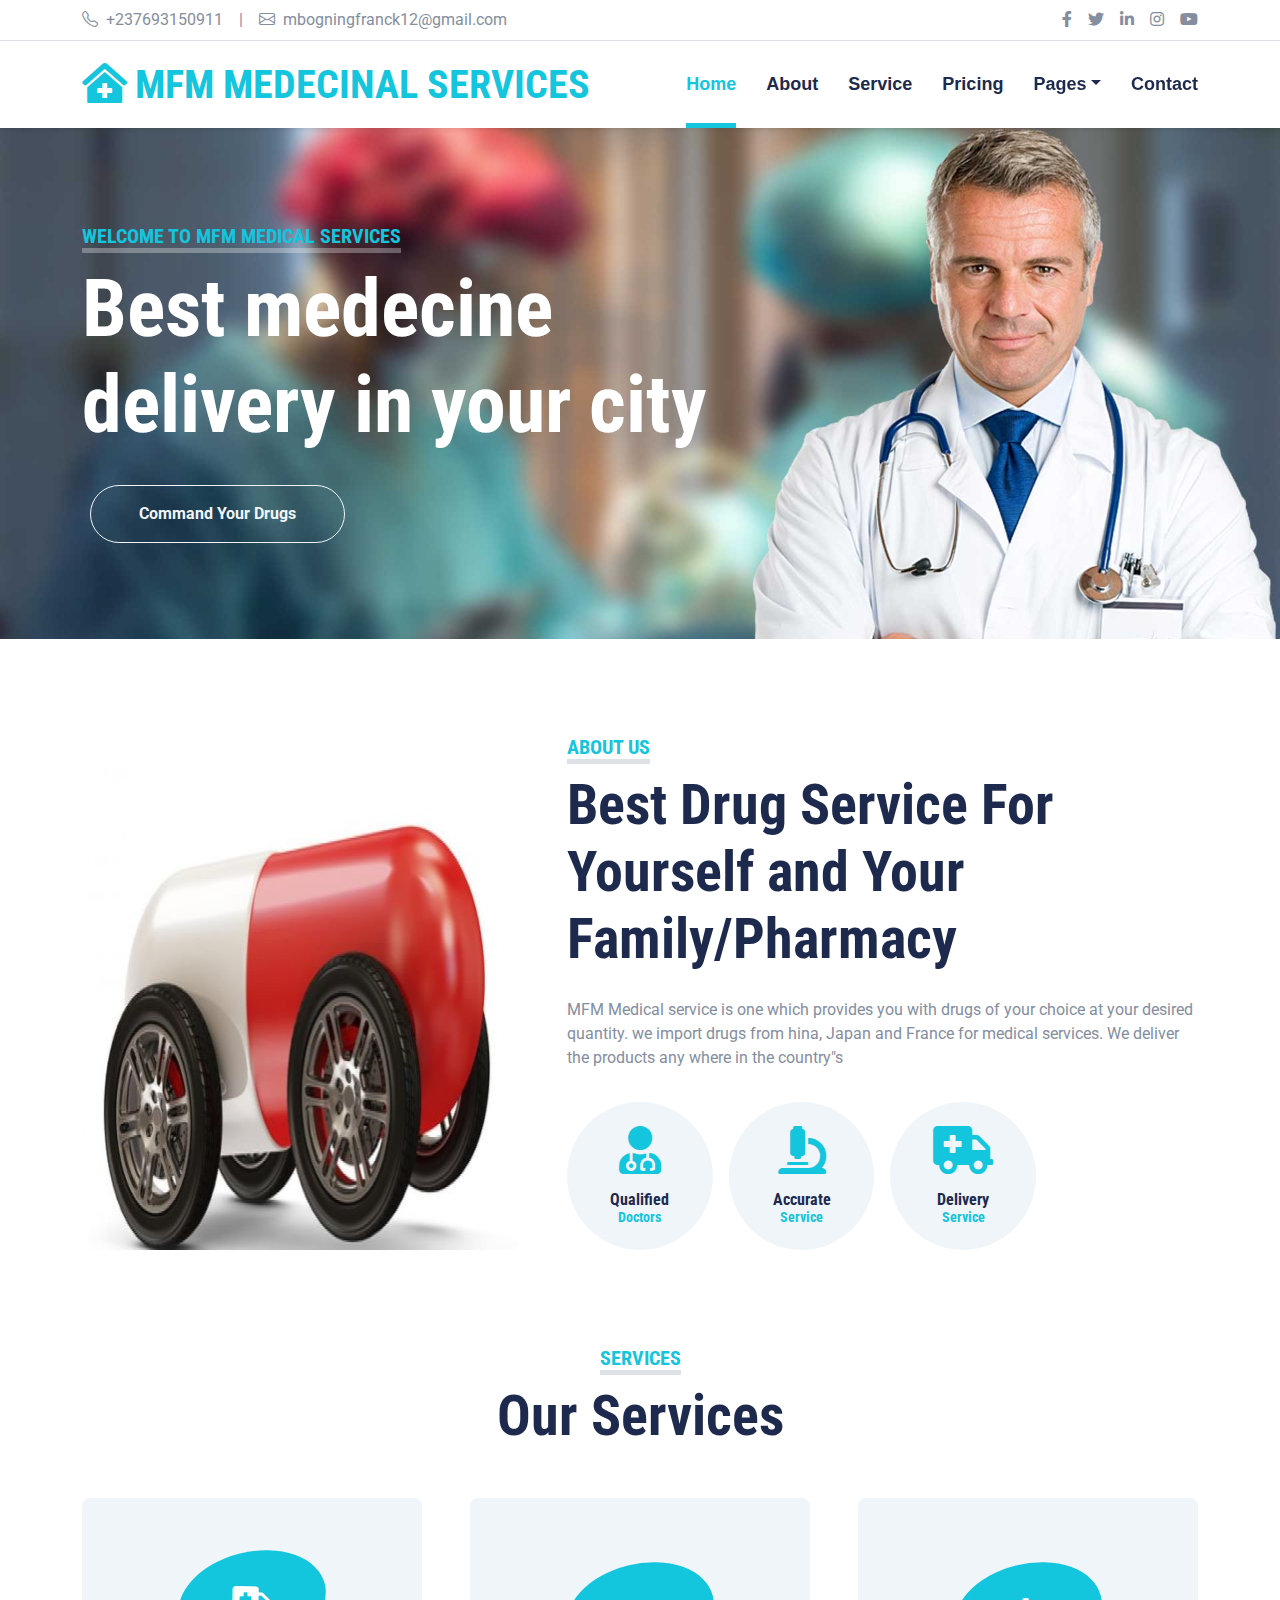
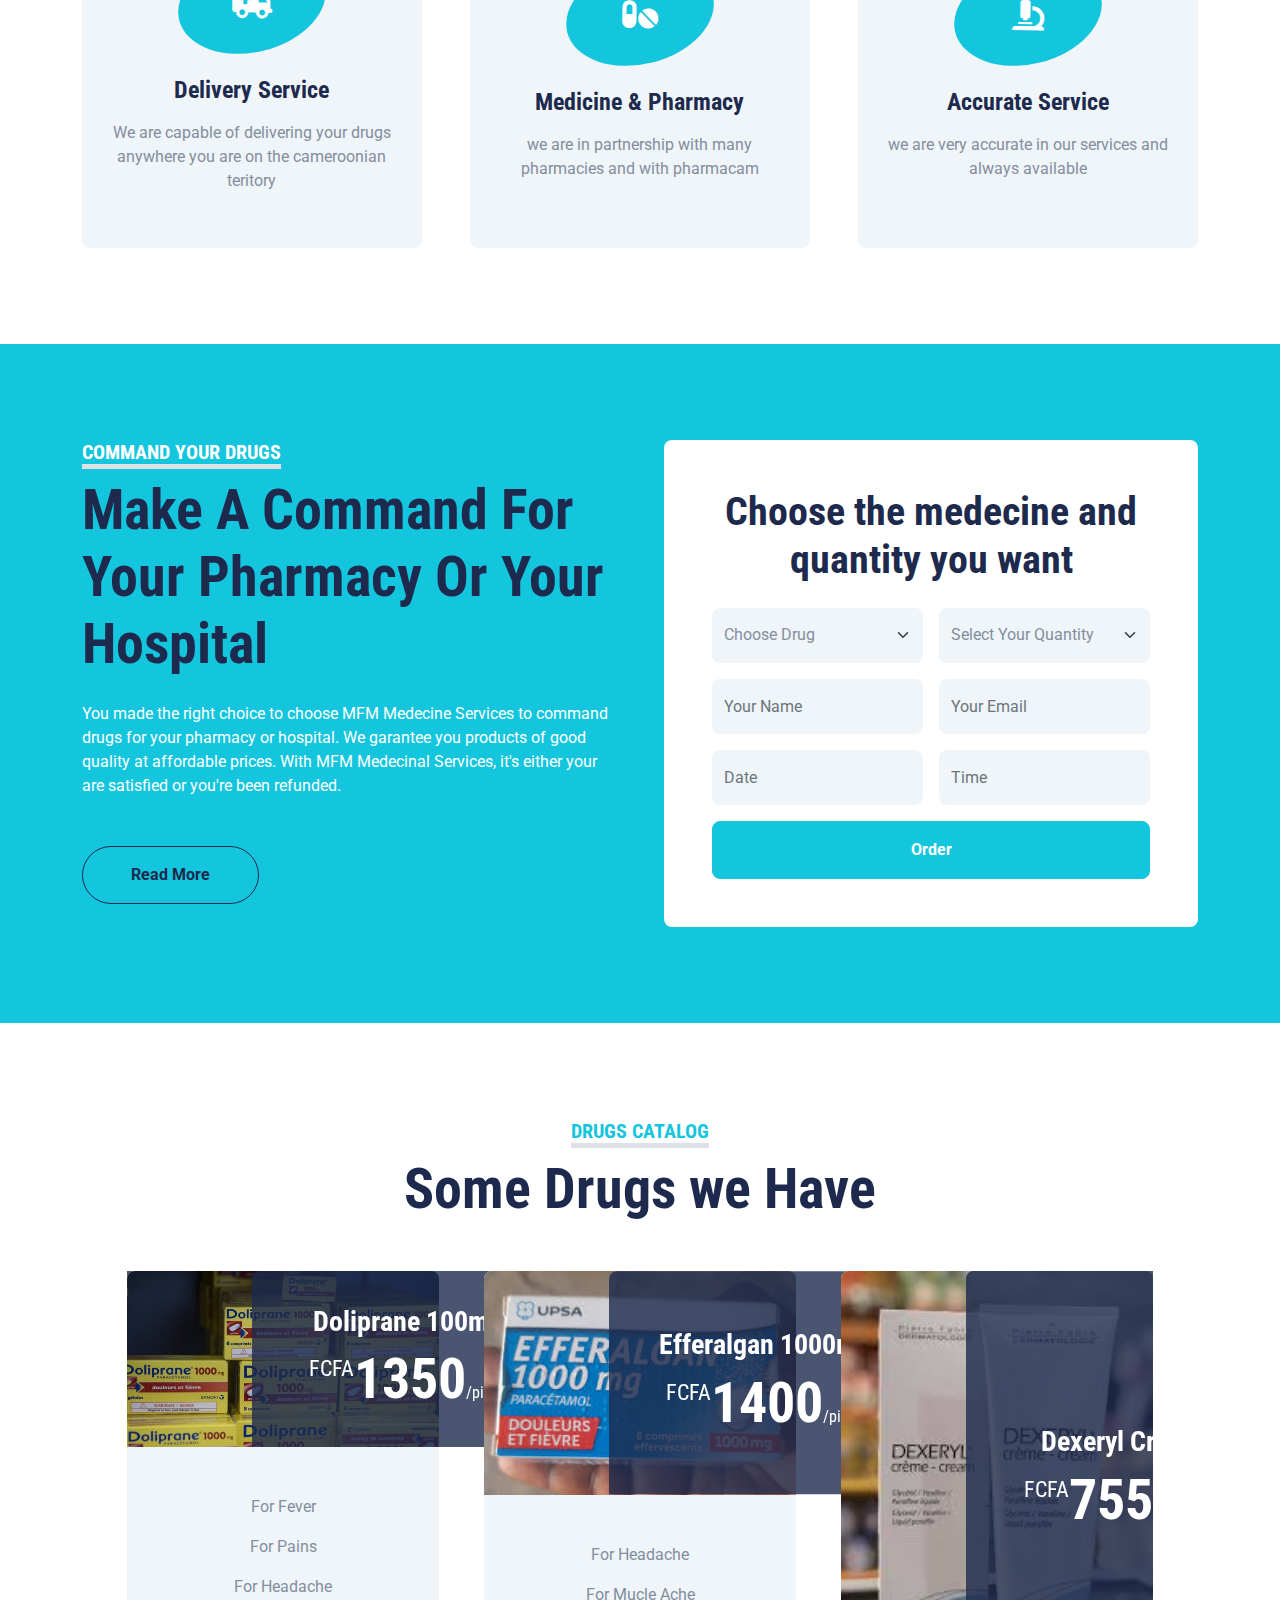
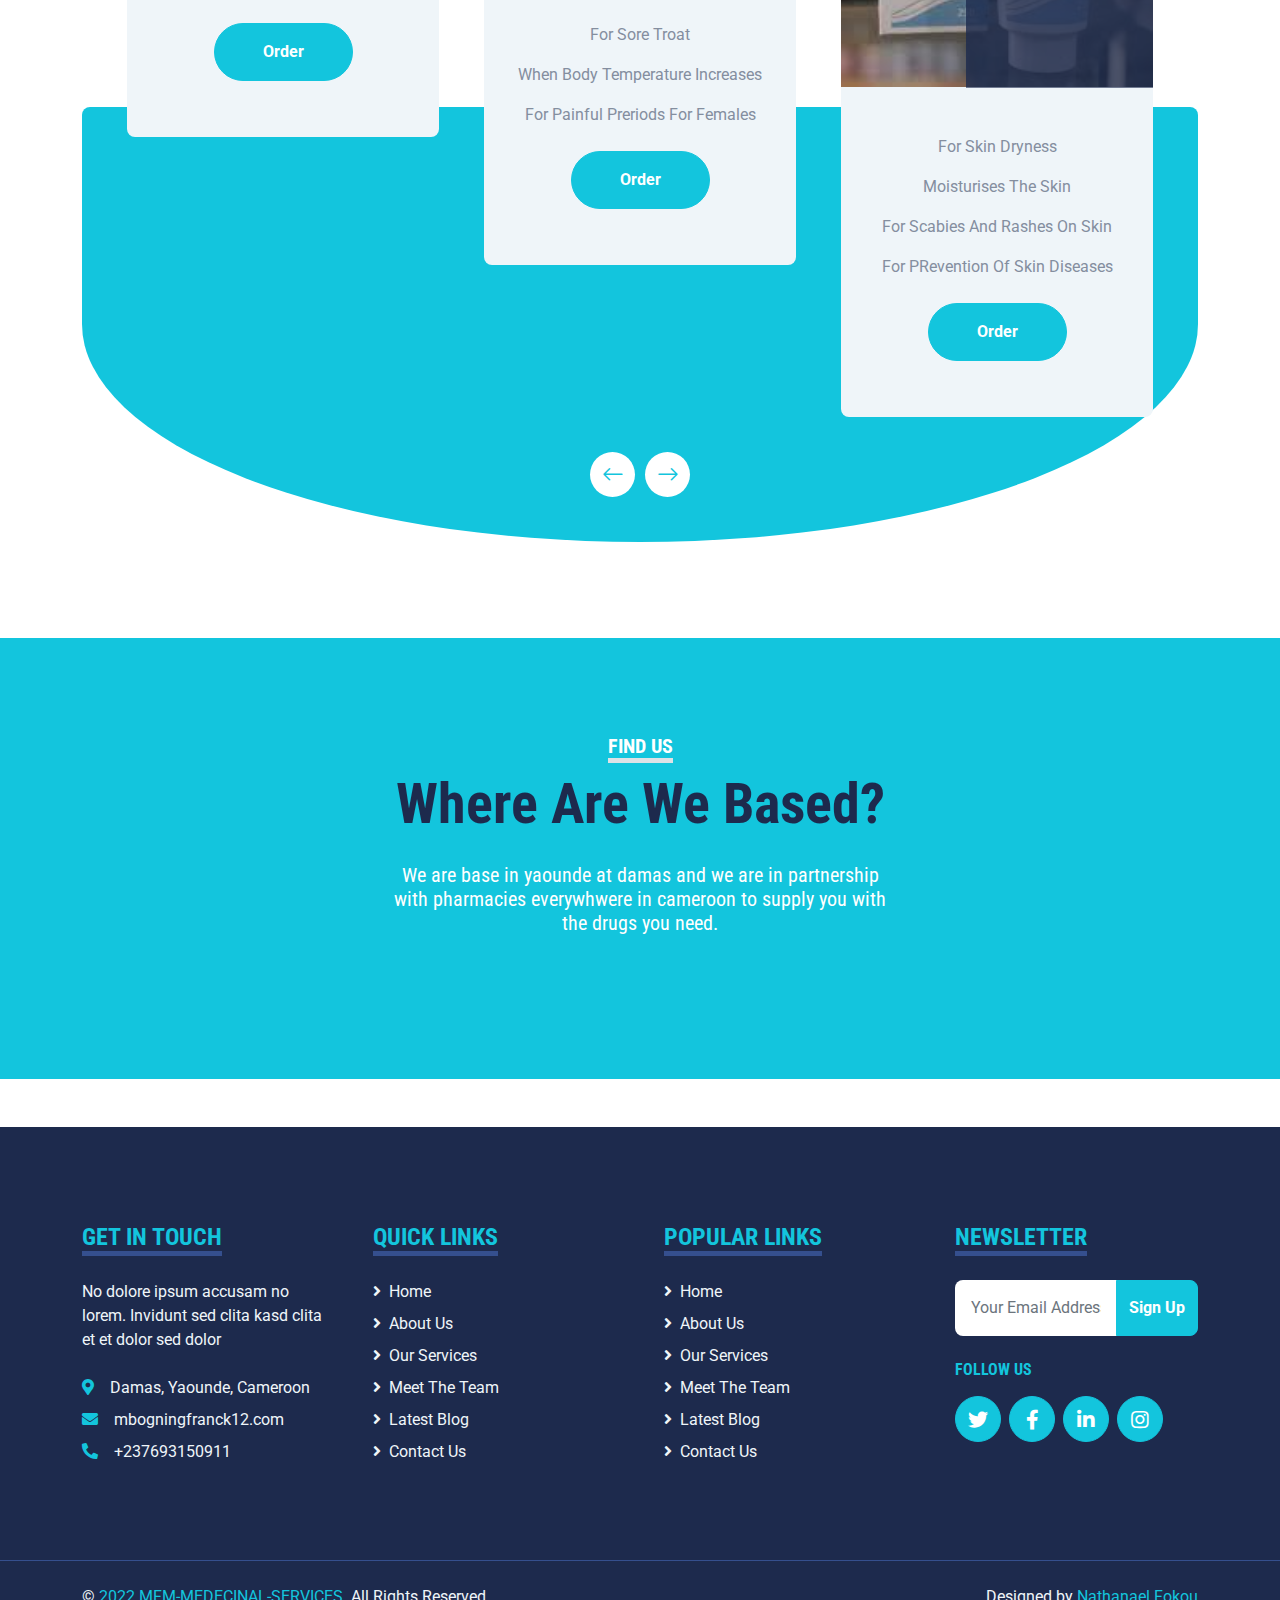
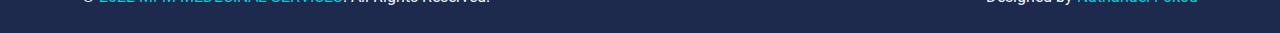
<file: index.html>
<!DOCTYPE html>
<html lang="en">

<head>
    <meta charset="utf-8">
    <title>MFM MEDECINAL SERVICES </title>
    <meta content="width=device-width, initial-scale=1.0" name="viewport">
    <meta content="Free HTML Templates" name="keywords">
    <meta content="Free HTML Templates" name="description">

    <!-- Favicon -->
    <link href="img/favicon.ico" rel="icon">

    <!-- Google Web Fonts -->
    <link rel="preconnect" href="https://fonts.gstatic.com">
    <link href="https://fonts.googleapis.com/css2?family=Roboto+Condensed:wght@400;700&family=Roboto:wght@400;700&display=swap" rel="stylesheet">  

    <!-- Icon Font Stylesheet -->
    <link href="https://cdnjs.cloudflare.com/ajax/libs/font-awesome/5.15.0/css/all.min.css" rel="stylesheet">
    <link href="https://cdn.jsdelivr.net/npm/bootstrap-icons@1.4.1/font/bootstrap-icons.css" rel="stylesheet">

    <!-- Libraries Stylesheet -->
    <link href="lib/owlcarousel/assets/owl.carousel.min.css" rel="stylesheet">
    <link href="lib/tempusdominus/css/tempusdominus-bootstrap-4.min.css" rel="stylesheet" />

    <!-- Customized Bootstrap Stylesheet -->
    <link href="css/bootstrap.min.css" rel="stylesheet">

    <!-- Template Stylesheet -->
    <link href="css/style.css" rel="stylesheet">
</head>

<body>
    <!-- Topbar Start -->
    <div class="container-fluid py-2 border-bottom d-none d-lg-block">
        <div class="container">
            <div class="row">
                <div class="col-md-6 text-center text-lg-start mb-2 mb-lg-0">
                    <div class="d-inline-flex align-items-center">
                        <a class="text-decoration-none text-body pe-3" href=""><i class="bi bi-telephone me-2"></i>+237693150911</a>
                        <span class="text-body">|</span>
                        <a class="text-decoration-none text-body px-3" href=""><i class="bi bi-envelope me-2"></i>mbogningfranck12@gmail.com</a>
                    </div>
                </div>
                <div class="col-md-6 text-center text-lg-end">
                    <div class="d-inline-flex align-items-center">
                        <a class="text-body px-2" href="">
                            <i class="fab fa-facebook-f"></i>
                        </a>
                        <a class="text-body px-2" href="">
                            <i class="fab fa-twitter"></i>
                        </a>
                        <a class="text-body px-2" href="">
                            <i class="fab fa-linkedin-in"></i>
                        </a>
                        <a class="text-body px-2" href="">
                            <i class="fab fa-instagram"></i>
                        </a>
                        <a class="text-body ps-2" href="">
                            <i class="fab fa-youtube"></i>
                        </a>
                    </div>
                </div>
            </div>
        </div>
    </div>
    <!-- Topbar End -->


    <!-- Navbar Start -->
    <div class="container-fluid sticky-top bg-white shadow-sm">
        <div class="container">
            <nav class="navbar navbar-expand-lg bg-white navbar-light py-3 py-lg-0">
                <a href="index.html" class="navbar-brand">
                    <h1 class="m-0 text-uppercase text-primary"><i class="fa fa-clinic-medical me-2"></i>MFM MEDECINAL SERVICES</h1>
                </a>
                <button class="navbar-toggler" type="button" data-bs-toggle="collapse" data-bs-target="#navbarCollapse">
                    <span class="navbar-toggler-icon"></span>
                </button>
                <div class="collapse navbar-collapse" id="navbarCollapse">
                    <div class="navbar-nav ms-auto py-0">
                        <a href="index.html" class="nav-item nav-link active">Home</a>
                        <a href="about.html" class="nav-item nav-link">About</a>
                        <a href="service.html" class="nav-item nav-link">Service</a>
                        <a href="price.html" class="nav-item nav-link">Pricing</a>
                        <div class="nav-item dropdown">
                            <a href="#" class="nav-link dropdown-toggle" data-bs-toggle="dropdown">Pages</a>
                            <div class="dropdown-menu m-0">
                                <a href="blog.html" class="dropdown-item">Blog Grid</a>
                                <a href="detail.html" class="dropdown-item">Blog Detail</a>
                                <a href="team.html" class="dropdown-item">The Team</a>
                                <a href="testimonial.html" class="dropdown-item">Testimonial</a>
                                <a href="appointment.html" class="dropdown-item">Command Your Drugs</a>
                                <a href="search.html" class="dropdown-item">Search</a>
                            </div>
                        </div>
                        <a href="contact.html" class="nav-item nav-link">Contact</a>
                    </div>
                </div>
            </nav>
        </div>
    </div>
    <!-- Navbar End -->


    <!-- Hero Start -->
    <div class="container-fluid bg-primary py-5 mb-5 hero-header">
        <div class="container py-5">
            <div class="row justify-content-start">
                <div class="col-lg-8 text-center text-lg-start">
                    <h5 class="d-inline-block text-primary text-uppercase border-bottom border-5" style="border-color: rgba(256, 256, 256, .3) !important;">Welcome To MFM Medical Services</h5>
                    <h1 class="display-1 text-white mb-md-4">Best medecine delivery in your city</h1>
                    <div class="pt-2">
                        
                        <a href="appointment.html" class="btn btn-outline-light rounded-pill py-md-3 px-md-5 mx-2">Command Your Drugs</a>
                    </div>
                </div>
            </div>
        </div>
    </div>
    <!-- Hero End -->


    <!-- About Start -->
    <div class="container-fluid py-5">
        <div class="container">
            <div class="row gx-5">
                <div class="col-lg-5 mb-5 mb-lg-0" style="min-height: 500px;">
                    <div class="position-relative h-100">
                        <img class="position-absolute w-100 h-100 rounded" src="na.jpg" style="object-fit: cover;">
                    </div>
                </div>
                <div class="col-lg-7">
                    <div class="mb-4">
                        <h5 class="d-inline-block text-primary text-uppercase border-bottom border-5">About Us</h5>
                        <h1 class="display-4">Best Drug Service For Yourself and Your Family/Pharmacy</h1>
                    </div>
                    <p>
                        MFM Medical service is one which provides you with drugs of your choice at your desired quantity. we import drugs from hina, Japan and France for medical services. We deliver the products any where in the country"s <mat-toolbar>
                            <span> </span>
                        </mat-toolbar> 
                        
                    </p>
                    <div class="row g-3 pt-3">
                        <div class="col-sm-3 col-6">
                            <div class="bg-light text-center rounded-circle py-4">
                                <i class="fa fa-3x fa-user-md text-primary mb-3"></i>
                                <h6 class="mb-0">Qualified<small class="d-block text-primary">Doctors</small></h6>
                            </div>
                        </div>
                       
                        <div class="col-sm-3 col-6">
                            <div class="bg-light text-center rounded-circle py-4">
                                <i class="fa fa-3x fa-microscope text-primary mb-3"></i>
                                <h6 class="mb-0">Accurate<small class="d-block text-primary">Service</small></h6>
                            </div>
                        </div>
                        <div class="col-sm-3 col-6">
                            <div class="bg-light text-center rounded-circle py-4">
                                
                                <i class="fa fa-3x fa-ambulance text-primary mb-3"></i>
                                <h6 class="mb-0">Delivery<small class="d-block text-primary">Service</small></h6>
                            </div>
                        </div>
                    </div>
                </div>
            </div>
        </div>
    </div>
    <!-- About End -->
    

    <!-- Services Start -->
    <div class="container-fluid py-5">
        <div class="container">
            <div class="text-center mx-auto mb-5" style="max-width: 500px;">
                <h5 class="d-inline-block text-primary text-uppercase border-bottom border-5">Services</h5>
                <h1 class="display-4">Our Services</h1>
            </div>
            <div class="row g-5">
               
                <div class="col-lg-4 col-md-6">
                    <div class="service-item bg-light rounded d-flex flex-column align-items-center justify-content-center text-center">
                        <div class="service-icon mb-4">
                            <i class="fa fa-2x fa-ambulance text-white"></i>
                        </div>
                        <h4 class="mb-3">Delivery Service</h4>
                        <p class="m-0">We are capable of delivering your drugs anywhere you are on the cameroonian teritory</p>
                        <a class="btn btn-lg btn-primary rounded-pill" href="">
                            <i class="bi bi-arrow-right"></i>
                        </a>
                    </div>
                </div>
                <div class="col-lg-4 col-md-6">
                    <div class="service-item bg-light rounded d-flex flex-column align-items-center justify-content-center text-center">
                        <div class="service-icon mb-4">
                            <i class="fa fa-2x fa-pills text-white"></i>
                        </div>
                        <h4 class="mb-3">Medicine & Pharmacy</h4>
                        <p class="m-0">we are in partnership with many pharmacies and with pharmacam</p>
                        <a class="btn btn-lg btn-primary rounded-pill" href="">
                            <i class="bi bi-arrow-right"></i>
                        </a>
                    </div>
                </div>
                <div class="col-lg-4 col-md-6">
                    <div class="service-item bg-light rounded d-flex flex-column align-items-center justify-content-center text-center">
                        <div class="service-icon mb-4">
                            <i class="fa fa-2x fa-microscope text-white"></i>
                        </div>
                        <h4 class="mb-3">Accurate Service</h4>
                        <p class="m-0">we are very accurate in our services and always available </p>
                        <a class="btn btn-lg btn-primary rounded-pill" href="">
                            <i class="bi bi-arrow-right"></i>
                        </a>
                    </div>
                </div>
            </div>
        </div>
    </div>
    <!-- Services End -->


    <!-- Appointment Start -->
    <div class="container-fluid bg-primary my-5 py-5">
        <div class="container py-5">
            <div class="row gx-5">
                <div class="col-lg-6 mb-5 mb-lg-0">
                    <div class="mb-4">
                        <h5 class="d-inline-block text-white text-uppercase border-bottom border-5">Command Your Drugs</h5>
                        <h1 class="display-4">Make A Command For Your Pharmacy Or Your Hospital</h1>
                    </div>
                    <p class="text-white mb-5">You made the right choice to choose MFM Medecine Services to command drugs for your pharmacy or hospital. We garantee you products of good quality at affordable prices. With MFM Medecinal Services, it's either your are satisfied or you're been refunded.</p>
                   
                    <a class="btn btn-outline-dark rounded-pill py-3 px-5" href="">Read More</a>
                </div>
                <div class="col-lg-6">
                    <div class="bg-white text-center rounded p-5">
                        <h1 class="mb-4">Choose the medecine and quantity you want</h1>
                        <form>
                            <div class="row g-3">
                                <div class="col-12 col-sm-6">
                                    <select class="form-select bg-light border-0" style="height: 55px;">
                                        <option selected>Choose Drug</option>
                                        <option value="1">Doliprane</option>
                                        <option value="2">Litacool</option>
                                        <option value="3">Vaginax</option>
                                        <option value="4">Primalan</option>
                                        <option value="5">Bimalaril Nourisson</option>
                                        <option value="6">Fervex</option>
                                        <option value="7">Dexeryl</option>
                                        <option value="8">Efferalgan</option>
                                        <option value="9">Clocin</option>
                                        <option value="10">Malacur</option>

                                    </select>
                                </div>
                                <div class="col-12 col-sm-6">
                                    <select class="form-select bg-light border-0" style="height: 55px;">
                                        <option selected>Select Your Quantity</option>
                                        <option value="1">1 carton</option>
                                        <option value="2">2 carton</option>
                                        <option value="3">3 carton</option>
                                        <option value="4">4 carton</option>
                                        <option value="5">5 carton</option>
                                        <option value="6">6 carton</option>
                                        <option value="7">7 carton</option>
                                        <option value="8">8 carton</option>
                                        <option value="9">9 carton</option>
                                        <option value="10">10 carton</option>
                                    </select>
                                </div>
                                <div class="col-12 col-sm-6">
                                    <input type="text" class="form-control bg-light border-0" placeholder="Your Name" style="height: 55px;">
                                </div>
                                <div class="col-12 col-sm-6">
                                    <input type="email" class="form-control bg-light border-0" placeholder="Your Email" style="height: 55px;">
                                </div>
                                <div class="col-12 col-sm-6">
                                    <div class="date" id="date" data-target-input="nearest">
                                        <input type="text"
                                            class="form-control bg-light border-0 datetimepicker-input"
                                            placeholder="Date" data-target="#date" data-toggle="datetimepicker" style="height: 55px;">
                                    </div>
                                </div>
                                <div class="col-12 col-sm-6">
                                    <div class="time" id="time" data-target-input="nearest">
                                        <input type="text"
                                            class="form-control bg-light border-0 datetimepicker-input"
                                            placeholder="Time" data-target="#time" data-toggle="datetimepicker" style="height: 55px;">
                                    </div>
                                </div>
                                <div class="col-12">
                                    <button class="btn btn-primary w-100 py-3" type="submit">Order</button>
                                </div>
                            </div>
                        </form>
                    </div>
                </div>
            </div>
        </div>
    </div>
    <!-- Appointment End -->


    <!-- Pricing Plan Start -->
    <div class="container-fluid py-5">
        <div class="container">
            <div class="text-center mx-auto mb-5" style="max-width: 500px;">
                <h5 class="d-inline-block text-primary text-uppercase border-bottom border-5">Drugs Catalog</h5>
                <h1 class="display-4">Some Drugs we Have</h1>
            </div>
            <div class="owl-carousel price-carousel position-relative" style="padding: 0 45px 45px 45px;">
                <div class="bg-light rounded text-center">
                    <div class="position-relative">
                        <img class="img-fluid rounded-top" src="doliprane.jpg" alt="">
                        <div class="position-absolute w-100 h-100 top-50 start-50 translate-middle rounded-top d-flex flex-column align-items-center justify-content-center" style="background: rgba(29, 42, 77, .8);">
                            <h3 class="text-white">Doliprane 100mg</h3>
                            <h1 class="display-4 text-white mb-0">
                                <small class="align-top fw-normal" style="font-size: 22px; line-height: 45px;">FCFA</small>1350<small class="align-bottom fw-normal" style="font-size: 16px; line-height: 40px;">/piece</small>
                            </h1>
                        </div>
                    </div>
                    <div class="text-center py-5">
                       
                        <p>For Fever</p>
                        <p>For Pains</p>
                       <p>For Headache</p>
                        
                        <a href="" class="btn btn-primary rounded-pill py-3 px-5 my-2">Order</a>
                    </div>
                </div>
                <div class="bg-light rounded text-center">
                    <div class="position-relative">
                        <img class="img-fluid rounded-top" src="images.jfif" alt="">
                        <div class="position-absolute w-100 h-100 top-50 start-50 translate-middle rounded-top d-flex flex-column align-items-center justify-content-center" style="background: rgba(29, 42, 77, .8);">
                            <h3 class="text-white">Efferalgan 1000mg</h3>
                            <h1 class="display-4 text-white mb-0">
                                <small class="align-top fw-normal" style="font-size: 22px; line-height: 45px;">FCFA</small>1400<small class="align-bottom fw-normal" style="font-size: 16px; line-height: 40px;">/piece</small>
                            </h1>
                        </div>
                    </div>
                    <div class="text-center py-5">
                        <p>For Headache</p>
                        
                        <p>For Mucle Ache</p>
                        <p>For Sore Troat</p>
                        <p>When Body Temperature Increases</p>
                        <p>For Painful Preriods For Females</p>
                        
                        <a href="" class="btn btn-primary rounded-pill py-3 px-5 my-2">Order</a>
                    </div>
                </div>
                <div class="bg-light rounded text-center">
                    <div class="position-relative">
                        <img class="img-fluid rounded-top" src="images (2).jfif" alt="">
                        <div class="position-absolute w-100 h-100 top-50 start-50 translate-middle rounded-top d-flex flex-column align-items-center justify-content-center" style="background: rgba(29, 42, 77, .8);">
                            <h3 class="text-white">Dexeryl Cream</h3>
                            <h1 class="display-4 text-white mb-0">
                                <small class="align-top fw-normal" style="font-size: 22px; line-height: 45px;">FCFA</small>7550<small class="align-bottom fw-normal" style="font-size: 16px; line-height: 40px;">/ Year</small>
                            </h1>
                        </div>
                    </div>
                    <div class="text-center py-5">
                        <p>For Skin Dryness</p>
                        
                        <p>Moisturises The Skin</p>
                        <p>For Scabies And Rashes On Skin</p>
                        <p>For PRevention Of Skin Diseases</p>
                        <a href="" class="btn btn-primary rounded-pill py-3 px-5 my-2">Order</a>
                    </div>
                </div>
                <div class="bg-light rounded text-center">
                    <div class="position-relative">
                        <img class="img-fluid rounded-top" src="téléchargé (7).jfif" alt="">
                        <div class="position-absolute w-100 h-100 top-50 start-50 translate-middle rounded-top d-flex flex-column align-items-center justify-content-center" style="background: rgba(29, 42, 77, .8);">
                            <h3 class="text-white">Litacold Pill</h3>
                            <h1 class="display-4 text-white mb-0">
                                <small class="align-top fw-normal" style="font-size: 22px; line-height: 45px;">FCFA</small>250<small class="align-bottom fw-normal" style="font-size: 16px; line-height: 40px;">/piece</small>
                            </h1>
                        </div>
                    </div>
                    <div class="text-center py-5">
                        <p>For Running Nostrils</p>
                        <p>Prevention Of Synosis</p>
                        <p>For Headache</p>
                        <p>For Prevention Of Constant Sneezing</p>
                        <a href="" class="btn btn-primary rounded-pill py-3 px-5 my-2">Order</a>
                    </div>
                </div>
            </div>
        </div>
    </div>
    <!-- Pricing Plan End -->


   
           
              
                        </div>
                    </div>
                </div>
            </div>
        </div>
    </div>
    <!-- Team End -->


    <!-- Search Start -->
    <div class="container-fluid bg-primary my-5 py-5">
        <div class="container py-5">
            <div class="text-center mx-auto mb-5" style="max-width: 500px;">
                <h5 class="d-inline-block text-white text-uppercase border-bottom border-5">Find Us</h5>
                <h1 class="display-4 mb-4">Where Are We Based?</h1>
                <h5 class="text-white fw-normal">We are base in yaounde at damas and we are in partnership with pharmacies everywhwere in cameroon to supply you with the drugs you need.</h5>
            </div>
           
            </div>
        </div>
    </div>
    <!-- Search End -->


   

    <!-- Blog Start -->
    
    <!-- Blog End -->
    

    <!-- Footer Start -->
    <div class="container-fluid bg-dark text-light mt-5 py-5">
        <div class="container py-5">
            <div class="row g-5">
                <div class="col-lg-3 col-md-6">
                    <h4 class="d-inline-block text-primary text-uppercase border-bottom border-5 border-secondary mb-4">Get In Touch</h4>
                    <p class="mb-4">No dolore ipsum accusam no lorem. Invidunt sed clita kasd clita et et dolor sed dolor</p>
                    <p class="mb-2"><i class="fa fa-map-marker-alt text-primary me-3"></i>Damas, Yaounde, Cameroon</p>
                    <p class="mb-2"><i class="fa fa-envelope text-primary me-3"></i>mbogningfranck12.com</p>
                    <p class="mb-0"><i class="fa fa-phone-alt text-primary me-3"></i>+237693150911</p>
                </div>
                <div class="col-lg-3 col-md-6">
                    <h4 class="d-inline-block text-primary text-uppercase border-bottom border-5 border-secondary mb-4">Quick Links</h4>
                    <div class="d-flex flex-column justify-content-start">
                        <a class="text-light mb-2" href="#"><i class="fa fa-angle-right me-2"></i>Home</a>
                        <a class="text-light mb-2" href="#"><i class="fa fa-angle-right me-2"></i>About Us</a>
                        <a class="text-light mb-2" href="#"><i class="fa fa-angle-right me-2"></i>Our Services</a>
                        <a class="text-light mb-2" href="#"><i class="fa fa-angle-right me-2"></i>Meet The Team</a>
                        <a class="text-light mb-2" href="#"><i class="fa fa-angle-right me-2"></i>Latest Blog</a>
                        <a class="text-light" href="#"><i class="fa fa-angle-right me-2"></i>Contact Us</a>
                    </div>
                </div>
                <div class="col-lg-3 col-md-6">
                    <h4 class="d-inline-block text-primary text-uppercase border-bottom border-5 border-secondary mb-4">Popular Links</h4>
                    <div class="d-flex flex-column justify-content-start">
                        <a class="text-light mb-2" href="#"><i class="fa fa-angle-right me-2"></i>Home</a>
                        <a class="text-light mb-2" href="#"><i class="fa fa-angle-right me-2"></i>About Us</a>
                        <a class="text-light mb-2" href="#"><i class="fa fa-angle-right me-2"></i>Our Services</a>
                        <a class="text-light mb-2" href="#"><i class="fa fa-angle-right me-2"></i>Meet The Team</a>
                        <a class="text-light mb-2" href="#"><i class="fa fa-angle-right me-2"></i>Latest Blog</a>
                        <a class="text-light" href="#"><i class="fa fa-angle-right me-2"></i>Contact Us</a>
                    </div>
                </div>
                <div class="col-lg-3 col-md-6">
                    <h4 class="d-inline-block text-primary text-uppercase border-bottom border-5 border-secondary mb-4">Newsletter</h4>
                    <form action="">
                        <div class="input-group">
                            <input type="text" class="form-control p-3 border-0" placeholder="Your Email Address">
                            <button class="btn btn-primary">Sign Up</button>
                        </div>
                    </form>
                    <h6 class="text-primary text-uppercase mt-4 mb-3">Follow Us</h6>
                    <div class="d-flex">
                        <a class="btn btn-lg btn-primary btn-lg-square rounded-circle me-2" href="#"><i class="fab fa-twitter"></i></a>
                        <a class="btn btn-lg btn-primary btn-lg-square rounded-circle me-2" href="#"><i class="fab fa-facebook-f"></i></a>
                        <a class="btn btn-lg btn-primary btn-lg-square rounded-circle me-2" href="#"><i class="fab fa-linkedin-in"></i></a>
                        <a class="btn btn-lg btn-primary btn-lg-square rounded-circle" href="#"><i class="fab fa-instagram"></i></a>
                    </div>
                </div>
            </div>
        </div>
    </div>
    <div class="container-fluid bg-dark text-light border-top border-secondary py-4">
        <div class="container">
            <div class="row g-5">
                <div class="col-md-6 text-center text-md-start">
                    <p class="mb-md-0">&copy; <a class="text-primary" href="#">2022 MFM-MEDECINAL-SERVICES</a>. All Rights Reserved.</p>
                </div>
                <div class="col-md-6 text-center text-md-end">
                    <p class="mb-0">Designed by <a class="text-primary" href="https://web.facebook.com/?_rdc=1&_rdr">Nathanael Fokou</a></p>
                </div>
            </div>
        </div>
    </div>
    <!-- Footer End -->


    <!-- Back to Top -->
    <a href="#" class="btn btn-lg btn-primary btn-lg-square back-to-top"><i class="bi bi-arrow-up"></i></a>


    <!-- JavaScript Libraries -->
    <script src="https://code.jquery.com/jquery-3.4.1.min.js"></script>
    <script src="https://cdn.jsdelivr.net/npm/bootstrap@5.0.0/dist/js/bootstrap.bundle.min.js"></script>
    <script src="lib/easing/easing.min.js"></script>
    <script src="lib/waypoints/waypoints.min.js"></script>
    <script src="lib/owlcarousel/owl.carousel.min.js"></script>
    <script src="lib/tempusdominus/js/moment.min.js"></script>
    <script src="lib/tempusdominus/js/moment-timezone.min.js"></script>
    <script src="lib/tempusdominus/js/tempusdominus-bootstrap-4.min.js"></script>

    <!-- Template Javascript -->
    <script src="js/main.js"></script>
</body>

</html>
</file>
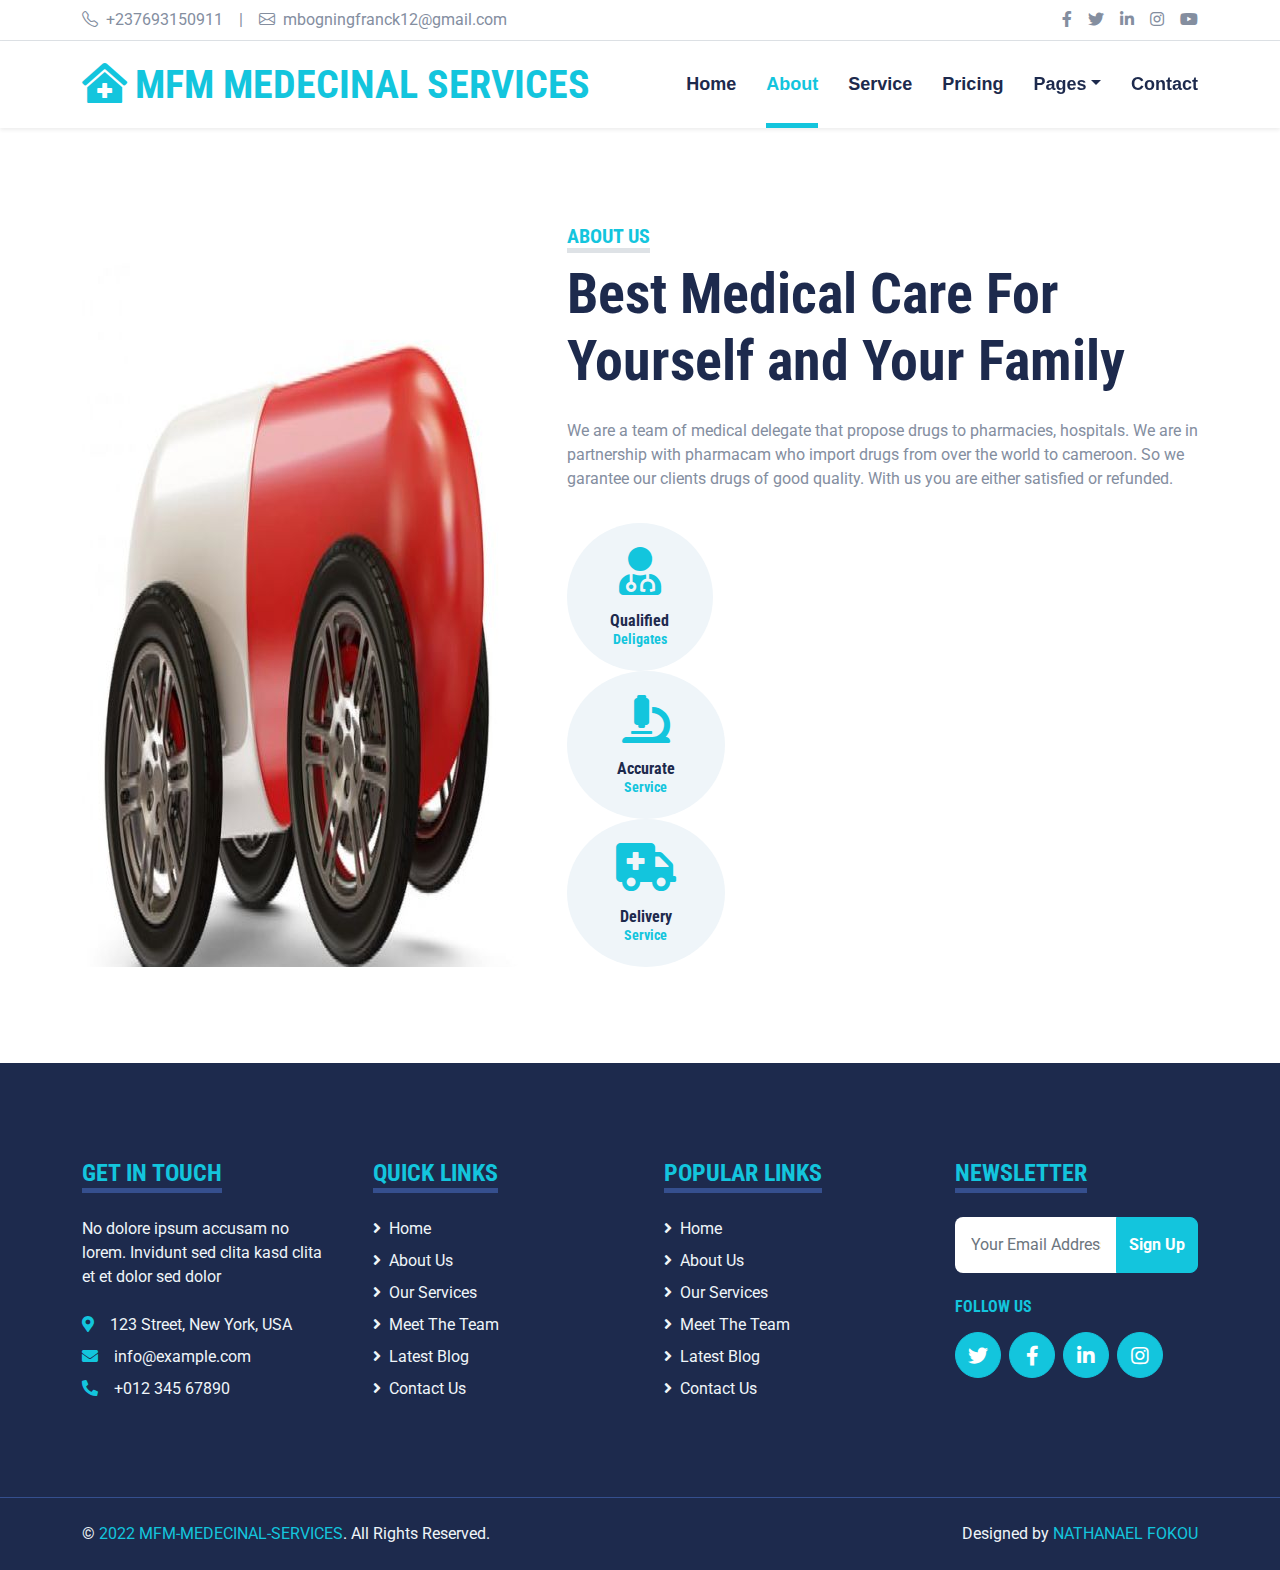
<file: about.html>
<!DOCTYPE html>
<html lang="en">

<head>
    <meta charset="utf-8">
    <title>MFM MEDECINAL SERVICES</title>
    <meta content="width=device-width, initial-scale=1.0" name="viewport">
    <meta content="Free HTML Templates" name="keywords">
    <meta content="Free HTML Templates" name="description">

    <!-- Favicon -->
    <link href="img/favicon.ico" rel="icon">

    <!-- Google Web Fonts -->
    <link rel="preconnect" href="https://fonts.gstatic.com">
    <link href="https://fonts.googleapis.com/css2?family=Roboto+Condensed:wght@400;700&family=Roboto:wght@400;700&display=swap" rel="stylesheet">  

    <!-- Icon Font Stylesheet -->
    <link href="https://cdnjs.cloudflare.com/ajax/libs/font-awesome/5.15.0/css/all.min.css" rel="stylesheet">
    <link href="https://cdn.jsdelivr.net/npm/bootstrap-icons@1.4.1/font/bootstrap-icons.css" rel="stylesheet">

    <!-- Libraries Stylesheet -->
    <link href="lib/owlcarousel/assets/owl.carousel.min.css" rel="stylesheet">
    <link href="lib/tempusdominus/css/tempusdominus-bootstrap-4.min.css" rel="stylesheet" />

    <!-- Customized Bootstrap Stylesheet -->
    <link href="css/bootstrap.min.css" rel="stylesheet">

    <!-- Template Stylesheet -->
    <link href="css/style.css" rel="stylesheet">
</head>

<body>
    <!-- Topbar Start -->
    <div class="container-fluid py-2 border-bottom d-none d-lg-block">
        <div class="container">
            <div class="row">
                <div class="col-md-6 text-center text-lg-start mb-2 mb-lg-0">
                    <div class="d-inline-flex align-items-center">
                        <a class="text-decoration-none text-body pe-3" href=""><i class="bi bi-telephone me-2"></i>+237693150911</a>
                        <span class="text-body">|</span>
                        <a class="text-decoration-none text-body px-3" href=""><i class="bi bi-envelope me-2"></i>mbogningfranck12@gmail.com</a>
                    </div>
                </div>
                <div class="col-md-6 text-center text-lg-end">
                    <div class="d-inline-flex align-items-center">
                        <a class="text-body px-2" href="">
                            <i class="fab fa-facebook-f"></i>
                        </a>
                        <a class="text-body px-2" href="">
                            <i class="fab fa-twitter"></i>
                        </a>
                        <a class="text-body px-2" href="">
                            <i class="fab fa-linkedin-in"></i>
                        </a>
                        <a class="text-body px-2" href="">
                            <i class="fab fa-instagram"></i>
                        </a>
                        <a class="text-body ps-2" href="">
                            <i class="fab fa-youtube"></i>
                        </a>
                    </div>
                </div>
            </div>
        </div>
    </div>
    <!-- Topbar End -->


    <!-- Navbar Start -->
    <div class="container-fluid sticky-top bg-white shadow-sm mb-5">
        <div class="container">
            <nav class="navbar navbar-expand-lg bg-white navbar-light py-3 py-lg-0">
                <a href="index.html" class="navbar-brand">
                    <h1 class="m-0 text-uppercase text-primary"><i class="fa fa-clinic-medical me-2"></i>MFM MEDECINAL SERVICES</h1>
                </a>
                <button class="navbar-toggler" type="button" data-bs-toggle="collapse" data-bs-target="#navbarCollapse">
                    <span class="navbar-toggler-icon"></span>
                </button>
                <div class="collapse navbar-collapse" id="navbarCollapse">
                    <div class="navbar-nav ms-auto py-0">
                        <a href="index.html" class="nav-item nav-link">Home</a>
                        <a href="about.html" class="nav-item nav-link active">About</a>
                        <a href="service.html" class="nav-item nav-link">Service</a>
                        <a href="price.html" class="nav-item nav-link">Pricing</a>
                        <div class="nav-item dropdown">
                            <a href="#" class="nav-link dropdown-toggle" data-bs-toggle="dropdown">Pages</a>
                            <div class="dropdown-menu m-0">
                                <a href="blog.html" class="dropdown-item">Blog Grid</a>
                                <a href="detail.html" class="dropdown-item">Blog Detail</a>
                                <a href="team.html" class="dropdown-item">The Team</a>
                                <a href="testimonial.html" class="dropdown-item">Testimonial</a>
                                <a href="appointment.html" class="dropdown-item">Appointment</a>
                                <a href="search.html" class="dropdown-item">Search</a>
                            </div>
                        </div>
                        <a href="contact.html" class="nav-item nav-link">Contact</a>
                    </div>
                </div>
            </nav>
        </div>
    </div>
    <!-- Navbar End -->


    <!-- About Start -->
    <div class="container-fluid py-5">
        <div class="container">
            <div class="row gx-5">
                <div class="col-lg-5 mb-5 mb-lg-0" style="min-height: 500px;">
                    <div class="position-relative h-100">
                        <img class="position-absolute w-100 h-100 rounded" src="yezai.jpg" style="object-fit: cover;">
                    </div>
                </div>
                <div class="col-lg-7">
                    <div class="mb-4">
                        <h5 class="d-inline-block text-primary text-uppercase border-bottom border-5">About Us</h5>
                        <h1 class="display-4">Best Medical Care For Yourself and Your Family</h1>
                    </div>
                    <p>We are a team of medical delegate that propose drugs to pharmacies, hospitals. We are in partnership with pharmacam who import drugs from over the world to cameroon. So we garantee our clients drugs of good quality. With us you are either satisfied or refunded.</p>
                    <div class="row g-3 pt-3">
                        <div class="col-sm-3 col-6">
                            <div class="bg-light text-center rounded-circle py-4">
                                <i class="fa fa-3x fa-user-md text-primary mb-3"></i>
                                <h6 class="mb-0">Qualified<small class="d-block text-primary">Deligates</small></h6>
                            </div>
                        </div>
                      
                        </div>
                        <div class="col-sm-3 col-6">
                            <div class="bg-light text-center rounded-circle py-4">
                                <i class="fa fa-3x fa-microscope text-primary mb-3"></i>
                                <h6 class="mb-0">Accurate<small class="d-block text-primary">Service</small></h6>
                            </div>
                        </div>
                        <div class="col-sm-3 col-6">
                            <div class="bg-light text-center rounded-circle py-4">
                                <i class="fa fa-3x fa-ambulance text-primary mb-3"></i>
                                <h6 class="mb-0">Delivery<small class="d-block text-primary">Service</small></h6>
                            </div>
                        </div>
                    </div>
                </div>
            </div>
        </div>
    </div>
    <!-- About End -->


    


    <!-- Footer Start -->
    <div class="container-fluid bg-dark text-light mt-5 py-5">
        <div class="container py-5">
            <div class="row g-5">
                <div class="col-lg-3 col-md-6">
                    <h4 class="d-inline-block text-primary text-uppercase border-bottom border-5 border-secondary mb-4">Get In Touch</h4>
                    <p class="mb-4">No dolore ipsum accusam no lorem. Invidunt sed clita kasd clita et et dolor sed dolor</p>
                    <p class="mb-2"><i class="fa fa-map-marker-alt text-primary me-3"></i>123 Street, New York, USA</p>
                    <p class="mb-2"><i class="fa fa-envelope text-primary me-3"></i>info@example.com</p>
                    <p class="mb-0"><i class="fa fa-phone-alt text-primary me-3"></i>+012 345 67890</p>
                </div>
                <div class="col-lg-3 col-md-6">
                    <h4 class="d-inline-block text-primary text-uppercase border-bottom border-5 border-secondary mb-4">Quick Links</h4>
                    <div class="d-flex flex-column justify-content-start">
                        <a class="text-light mb-2" href="#"><i class="fa fa-angle-right me-2"></i>Home</a>
                        <a class="text-light mb-2" href="#"><i class="fa fa-angle-right me-2"></i>About Us</a>
                        <a class="text-light mb-2" href="#"><i class="fa fa-angle-right me-2"></i>Our Services</a>
                        <a class="text-light mb-2" href="#"><i class="fa fa-angle-right me-2"></i>Meet The Team</a>
                        <a class="text-light mb-2" href="#"><i class="fa fa-angle-right me-2"></i>Latest Blog</a>
                        <a class="text-light" href="#"><i class="fa fa-angle-right me-2"></i>Contact Us</a>
                    </div>
                </div>
                <div class="col-lg-3 col-md-6">
                    <h4 class="d-inline-block text-primary text-uppercase border-bottom border-5 border-secondary mb-4">Popular Links</h4>
                    <div class="d-flex flex-column justify-content-start">
                        <a class="text-light mb-2" href="#"><i class="fa fa-angle-right me-2"></i>Home</a>
                        <a class="text-light mb-2" href="#"><i class="fa fa-angle-right me-2"></i>About Us</a>
                        <a class="text-light mb-2" href="#"><i class="fa fa-angle-right me-2"></i>Our Services</a>
                        <a class="text-light mb-2" href="#"><i class="fa fa-angle-right me-2"></i>Meet The Team</a>
                        <a class="text-light mb-2" href="#"><i class="fa fa-angle-right me-2"></i>Latest Blog</a>
                        <a class="text-light" href="#"><i class="fa fa-angle-right me-2"></i>Contact Us</a>
                    </div>
                </div>
                <div class="col-lg-3 col-md-6">
                    <h4 class="d-inline-block text-primary text-uppercase border-bottom border-5 border-secondary mb-4">Newsletter</h4>
                    <form action="">
                        <div class="input-group">
                            <input type="text" class="form-control p-3 border-0" placeholder="Your Email Address">
                            <button class="btn btn-primary">Sign Up</button>
                        </div>
                    </form>
                    <h6 class="text-primary text-uppercase mt-4 mb-3">Follow Us</h6>
                    <div class="d-flex">
                        <a class="btn btn-lg btn-primary btn-lg-square rounded-circle me-2" href="#"><i class="fab fa-twitter"></i></a>
                        <a class="btn btn-lg btn-primary btn-lg-square rounded-circle me-2" href="#"><i class="fab fa-facebook-f"></i></a>
                        <a class="btn btn-lg btn-primary btn-lg-square rounded-circle me-2" href="#"><i class="fab fa-linkedin-in"></i></a>
                        <a class="btn btn-lg btn-primary btn-lg-square rounded-circle" href="#"><i class="fab fa-instagram"></i></a>
                    </div>
                </div>
            </div>
        </div>
    </div>
    <div class="container-fluid bg-dark text-light border-top border-secondary py-4">
        <div class="container">
            <div class="row g-5">
                <div class="col-md-6 text-center text-md-start">
                    <p class="mb-md-0">&copy; <a class="text-primary" href="#">2022 MFM-MEDECINAL-SERVICES</a>. All Rights Reserved.</p>
                </div>
                <div class="col-md-6 text-center text-md-end">
                    <p class="mb-0">Designed by <a class="text-primary" href="https://web.facebook.com/?_rdc=1&_rdr">NATHANAEL FOKOU</a></p>
                </div>
            </div>
        </div>
    </div>
    <!-- Footer End -->


    <!-- Back to Top -->
    <a href="#" class="btn btn-lg btn-primary btn-lg-square back-to-top"><i class="bi bi-arrow-up"></i></a>


    <!-- JavaScript Libraries -->
    <script src="https://code.jquery.com/jquery-3.4.1.min.js"></script>
    <script src="https://cdn.jsdelivr.net/npm/bootstrap@5.0.0/dist/js/bootstrap.bundle.min.js"></script>
    <script src="lib/easing/easing.min.js"></script>
    <script src="lib/waypoints/waypoints.min.js"></script>
    <script src="lib/owlcarousel/owl.carousel.min.js"></script>
    <script src="lib/tempusdominus/js/moment.min.js"></script>
    <script src="lib/tempusdominus/js/moment-timezone.min.js"></script>
    <script src="lib/tempusdominus/js/tempusdominus-bootstrap-4.min.js"></script>

    <!-- Template Javascript -->
    <script src="js/main.js"></script>
</body>

</html>
</file>
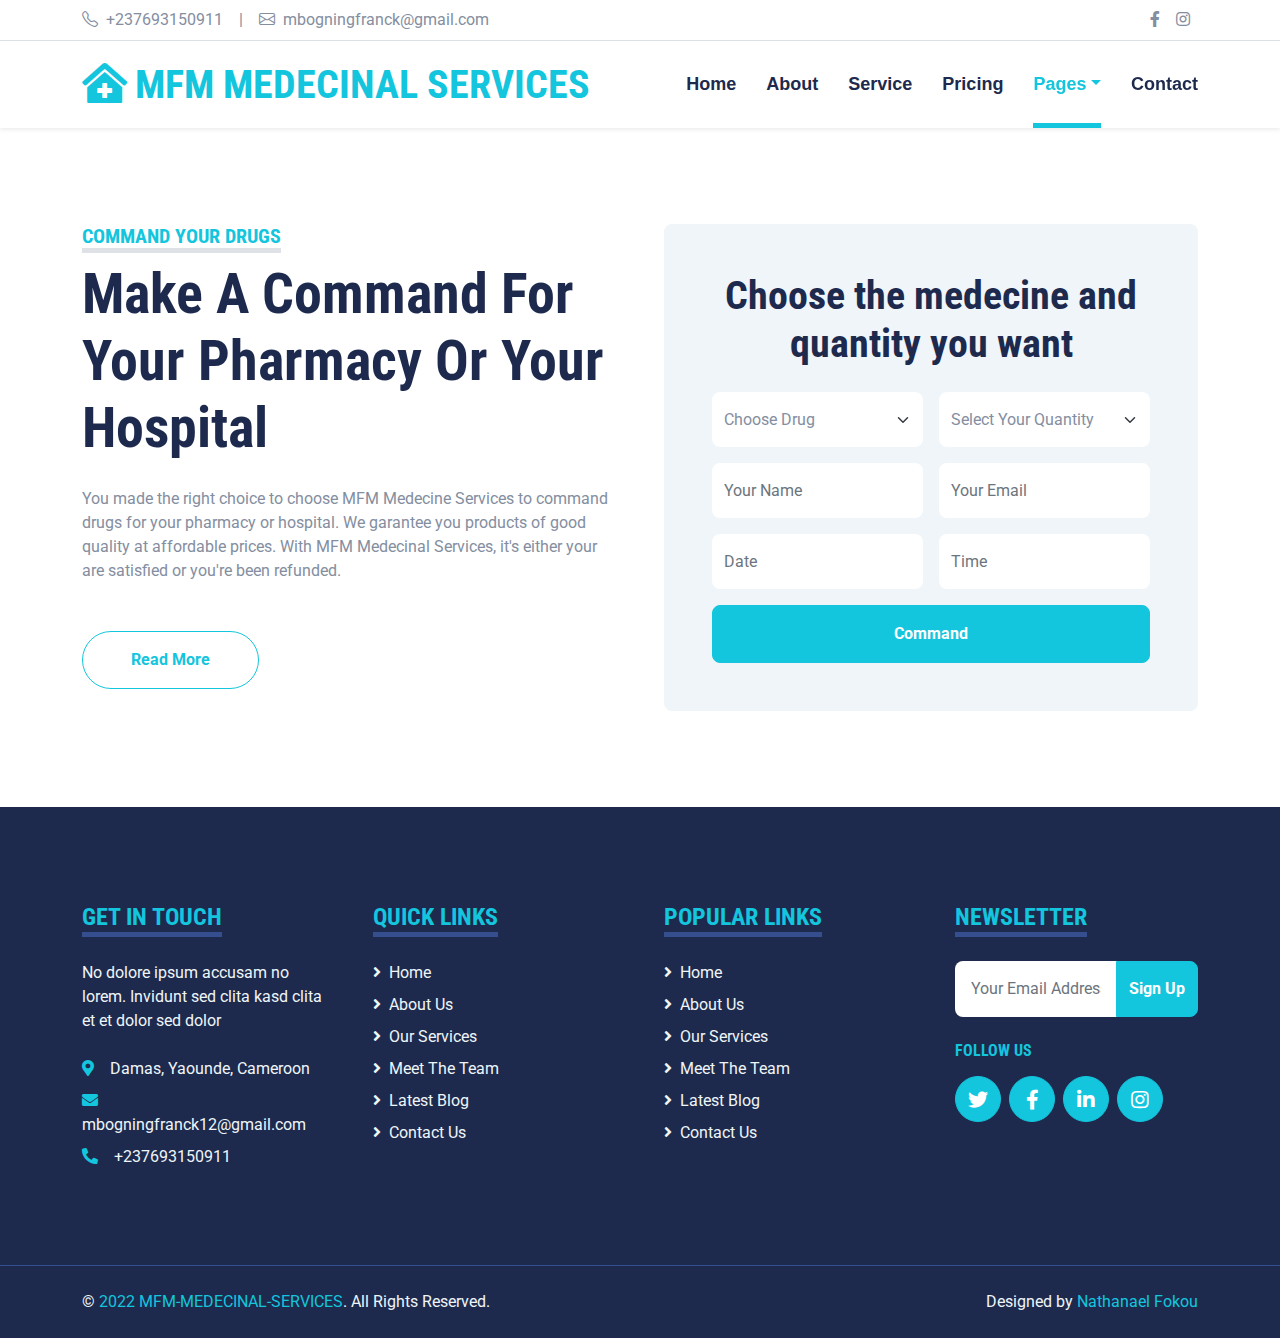
<file: appointment.html>
<!DOCTYPE html>
<html lang="en">

<head>
    <meta charset="utf-8">
    <title>MFM MEDICAL SERVICES</title>
    <meta content="width=device-width, initial-scale=1.0" name="viewport">
    <meta content="Free HTML Templates" name="keywords">
    <meta content="Free HTML Templates" name="description">

    <!-- Favicon -->
    <link href="img/favicon.ico" rel="icon">

    <!-- Google Web Fonts -->
    <link rel="preconnect" href="https://fonts.gstatic.com">
    <link href="https://fonts.googleapis.com/css2?family=Roboto+Condensed:wght@400;700&family=Roboto:wght@400;700&display=swap" rel="stylesheet">  

    <!-- Icon Font Stylesheet -->
    <link href="https://cdnjs.cloudflare.com/ajax/libs/font-awesome/5.15.0/css/all.min.css" rel="stylesheet">
    <link href="https://cdn.jsdelivr.net/npm/bootstrap-icons@1.4.1/font/bootstrap-icons.css" rel="stylesheet">

    <!-- Libraries Stylesheet -->
    <link href="lib/owlcarousel/assets/owl.carousel.min.css" rel="stylesheet">
    <link href="lib/tempusdominus/css/tempusdominus-bootstrap-4.min.css" rel="stylesheet" />

    <!-- Customized Bootstrap Stylesheet -->
    <link href="css/bootstrap.min.css" rel="stylesheet">

    <!-- Template Stylesheet -->
    <link href="css/style.css" rel="stylesheet">
</head>

<body>
    <!-- Topbar Start -->
    <div class="container-fluid py-2 border-bottom d-none d-lg-block">
        <div class="container">
            <div class="row">
                <div class="col-md-6 text-center text-lg-start mb-2 mb-lg-0">
                    <div class="d-inline-flex align-items-center">
                        <a class="text-decoration-none text-body pe-3" href=""><i class="bi bi-telephone me-2"></i>+237693150911</a>
                        <span class="text-body">|</span>
                        <a class="text-decoration-none text-body px-3" href=""><i class="bi bi-envelope me-2"></i>mbogningfranck@gmail.com</a>
                    </div>
                </div>
                <div class="col-md-6 text-center text-lg-end">
                    <div class="d-inline-flex align-items-center">
                        <a class="text-body px-2" href="">
                            <i class="fab fa-facebook-f"></i>
                        </a>
                        
                       
                        <a class="text-body px-2" href="">
                            <i class="fab fa-instagram"></i>
                        </a>
                        
                    </div>
                </div>
            </div>
        </div>
    </div>
    <!-- Topbar End -->


    <!-- Navbar Start -->
    <div class="container-fluid sticky-top bg-white shadow-sm mb-5">
        <div class="container">
            <nav class="navbar navbar-expand-lg bg-white navbar-light py-3 py-lg-0">
                <a href="index.html" class="navbar-brand">
                    <h1 class="m-0 text-uppercase text-primary"><i class="fa fa-clinic-medical me-2"></i>MFM MEDECINAL SERVICES</h1>
                </a>
                <button class="navbar-toggler" type="button" data-bs-toggle="collapse" data-bs-target="#navbarCollapse">
                    <span class="navbar-toggler-icon"></span>
                </button>
                <div class="collapse navbar-collapse" id="navbarCollapse">
                    <div class="navbar-nav ms-auto py-0">
                        <a href="index.html" class="nav-item nav-link">Home</a>
                        <a href="about.html" class="nav-item nav-link">About</a>
                        <a href="service.html" class="nav-item nav-link">Service</a>
                        <a href="price.html" class="nav-item nav-link">Pricing</a>
                        <div class="nav-item dropdown">
                            <a href="#" class="nav-link dropdown-toggle active" data-bs-toggle="dropdown">Pages</a>
                            <div class="dropdown-menu m-0">
                                <a href="blog.html" class="dropdown-item">Blog Grid</a>
                                <a href="detail.html" class="dropdown-item">Blog Detail</a>
                                <a href="team.html" class="dropdown-item">The Team</a>
                                <a href="testimonial.html" class="dropdown-item">Testimonial</a>
                                <a href="appointment.html" class="dropdown-item active">Command Your Drugs </a>
                                <a href="search.html" class="dropdown-item">Search</a>
                            </div>
                        </div>
                        <a href="contact.html" class="nav-item nav-link">Contact</a>
                    </div>
                </div>
            </nav>
        </div>
    </div>
    <!-- Navbar End -->


    <!-- Appointment Start -->
    <div class="container-fluid py-5">
        <div class="container">
            <div class="row gx-5">
                <div class="col-lg-6 mb-5 mb-lg-0">
                    <div class="mb-4">
                        <h5 class="d-inline-block text-primary text-uppercase border-bottom border-5">Command Your Drugs</h5>
                        <h1 class="display-4">Make A Command For Your Pharmacy Or Your Hospital</h1>
                    </div>
                    <p class="mb-5">You made the right choice to choose MFM Medecine Services to command drugs for your pharmacy or hospital. We garantee you products of good quality at affordable prices. With MFM Medecinal Services, it's either your are satisfied or you're been refunded. </p>
                    
                    <a class="btn btn-outline-primary rounded-pill py-3 px-5" href="">Read More</a>
                </div>
                <div class="col-lg-6">
                    <div class="bg-light text-center rounded p-5">
                        <h1 class="mb-4">Choose the medecine and quantity you want</h1>
                        <form>
                            <div class="row g-3">
                                <div class="col-12 col-sm-6">
                                    <select class="form-select bg-white border-0" style="height: 55px;">
                                        <option selected>Choose Drug</option>
                                        <option value="1">Doliprane</option>
                                        <option value="2">Litacool</option>
                                        <option value="3">Vaginax</option>
                                        <option value="4">Primalan</option>
                                        <option value="5">Bimalaril Nourisson</option>
                                        <option value="6">Fervex</option>
                                        <option value="7">Dexeryl</option>
                                        <option value="8">Efferalgan</option>
                                        <option value="9">Clocin</option>
                                        <option value="10">Malacur</option>

                                        

                                    </select>
                                </div>
                                <div class="col-12 col-sm-6">
                                    <select class="form-select bg-white border-0" style="height: 55px;">
                                        <option selected>Select Your Quantity</option>
                                        <option value="1">1 carton</option>
                                        <option value="2">2 carton</option>
                                        <option value="3">3 carton</option>
                                        <option value="4">4 carton</option>
                                        <option value="5">5 carton</option>
                                        <option value="6">6 carton</option>
                                        <option value="7">7 carton</option>
                                        <option value="8">8 carton</option>
                                        <option value="9">9 carton</option>
                                        <option value="10">10 carton</option>
                                    </select>
                                </div>
                                <div class="col-12 col-sm-6">
                                    <input type="text" class="form-control bg-white border-0" placeholder="Your Name" style="height: 55px;">
                                </div>
                                <div class="col-12 col-sm-6">
                                    <input type="email" class="form-control bg-white border-0" placeholder="Your Email" style="height: 55px;">
                                </div>
                                <div class="col-12 col-sm-6">
                                    <div class="date" id="date" data-target-input="nearest">
                                        <input type="text"
                                            class="form-control bg-white border-0 datetimepicker-input"
                                            placeholder="Date" data-target="#date" data-toggle="datetimepicker" style="height: 55px;">
                                    </div>
                                </div>
                                <div class="col-12 col-sm-6">
                                    <div class="time" id="time" data-target-input="nearest">
                                        <input type="text"
                                            class="form-control bg-white border-0 datetimepicker-input"
                                            placeholder="Time" data-target="#time" data-toggle="datetimepicker" style="height: 55px;">
                                    </div>
                                </div>
                                <div class="col-12">
                                    <button class="btn btn-primary w-100 py-3" type="submit">Command</button>
                                </div>
                            </div>
                        </form>
                    </div>
                </div>
            </div>
        </div>
    </div>
    <!-- Appointment End -->


    <!-- Footer Start -->
    <div class="container-fluid bg-dark text-light mt-5 py-5">
        <div class="container py-5">
            <div class="row g-5">
                <div class="col-lg-3 col-md-6">
                    <h4 class="d-inline-block text-primary text-uppercase border-bottom border-5 border-secondary mb-4">Get In Touch</h4>
                    <p class="mb-4">No dolore ipsum accusam no lorem. Invidunt sed clita kasd clita et et dolor sed dolor</p>
                    <p class="mb-2"><i class="fa fa-map-marker-alt text-primary me-3"></i>Damas, Yaounde, Cameroon</p>
                    <p class="mb-2"><i class="fa fa-envelope text-primary me-3"></i>mbogningfranck12@gmail.com</p>
                    <p class="mb-0"><i class="fa fa-phone-alt text-primary me-3"></i>+237693150911</p>
                </div>
                <div class="col-lg-3 col-md-6">
                    <h4 class="d-inline-block text-primary text-uppercase border-bottom border-5 border-secondary mb-4">Quick Links</h4>
                    <div class="d-flex flex-column justify-content-start">
                        <a class="text-light mb-2" href="#"><i class="fa fa-angle-right me-2"></i>Home</a>
                        <a class="text-light mb-2" href="#"><i class="fa fa-angle-right me-2"></i>About Us</a>
                        <a class="text-light mb-2" href="#"><i class="fa fa-angle-right me-2"></i>Our Services</a>
                        <a class="text-light mb-2" href="#"><i class="fa fa-angle-right me-2"></i>Meet The Team</a>
                        <a class="text-light mb-2" href="#"><i class="fa fa-angle-right me-2"></i>Latest Blog</a>
                        <a class="text-light" href="#"><i class="fa fa-angle-right me-2"></i>Contact Us</a>
                    </div>
                </div>
                <div class="col-lg-3 col-md-6">
                    <h4 class="d-inline-block text-primary text-uppercase border-bottom border-5 border-secondary mb-4">Popular Links</h4>
                    <div class="d-flex flex-column justify-content-start">
                        <a class="text-light mb-2" href="#"><i class="fa fa-angle-right me-2"></i>Home</a>
                        <a class="text-light mb-2" href="#"><i class="fa fa-angle-right me-2"></i>About Us</a>
                        <a class="text-light mb-2" href="#"><i class="fa fa-angle-right me-2"></i>Our Services</a>
                        <a class="text-light mb-2" href="#"><i class="fa fa-angle-right me-2"></i>Meet The Team</a>
                        <a class="text-light mb-2" href="#"><i class="fa fa-angle-right me-2"></i>Latest Blog</a>
                        <a class="text-light" href="#"><i class="fa fa-angle-right me-2"></i>Contact Us</a>
                    </div>
                </div>
                <div class="col-lg-3 col-md-6">
                    <h4 class="d-inline-block text-primary text-uppercase border-bottom border-5 border-secondary mb-4">Newsletter</h4>
                    <form action="">
                        <div class="input-group">
                            <input type="text" class="form-control p-3 border-0" placeholder="Your Email Address">
                            <button class="btn btn-primary">Sign Up</button>
                        </div>
                    </form>
                    <h6 class="text-primary text-uppercase mt-4 mb-3">Follow Us</h6>
                    <div class="d-flex">
                        <a class="btn btn-lg btn-primary btn-lg-square rounded-circle me-2" href="#"><i class="fab fa-twitter"></i></a>
                        <a class="btn btn-lg btn-primary btn-lg-square rounded-circle me-2" href="#"><i class="fab fa-facebook-f"></i></a>
                        <a class="btn btn-lg btn-primary btn-lg-square rounded-circle me-2" href="#"><i class="fab fa-linkedin-in"></i></a>
                        <a class="btn btn-lg btn-primary btn-lg-square rounded-circle" href="#"><i class="fab fa-instagram"></i></a>
                    </div>
                </div>
            </div>
        </div>
    </div>
    <div class="container-fluid bg-dark text-light border-top border-secondary py-4">
        <div class="container">
            <div class="row g-5">
                <div class="col-md-6 text-center text-md-start">
                    <p class="mb-md-0">&copy; <a class="text-primary" href="#">2022 MFM-MEDECINAL-SERVICES</a>. All Rights Reserved.</p>
                </div>
                <div class="col-md-6 text-center text-md-end">
                    <p class="mb-0">Designed by <a class="text-primary" href="https://web.facebook.com/?_rdc=1&_rdr">Nathanael Fokou</a></p>
                </div>
            </div>
        </div>
    </div>
    <!-- Footer End -->


    <!-- Back to Top -->
    <a href="#" class="btn btn-lg btn-primary btn-lg-square back-to-top"><i class="bi bi-arrow-up"></i></a>


    <!-- JavaScript Libraries -->
    <script src="https://code.jquery.com/jquery-3.4.1.min.js"></script>
    <script src="https://cdn.jsdelivr.net/npm/bootstrap@5.0.0/dist/js/bootstrap.bundle.min.js"></script>
    <script src="lib/easing/easing.min.js"></script>
    <script src="lib/waypoints/waypoints.min.js"></script>
    <script src="lib/owlcarousel/owl.carousel.min.js"></script>
    <script src="lib/tempusdominus/js/moment.min.js"></script>
    <script src="lib/tempusdominus/js/moment-timezone.min.js"></script>
    <script src="lib/tempusdominus/js/tempusdominus-bootstrap-4.min.js"></script>

    <!-- Template Javascript -->
    <script src="js/main.js"></script>
</body>

</html>
</file>
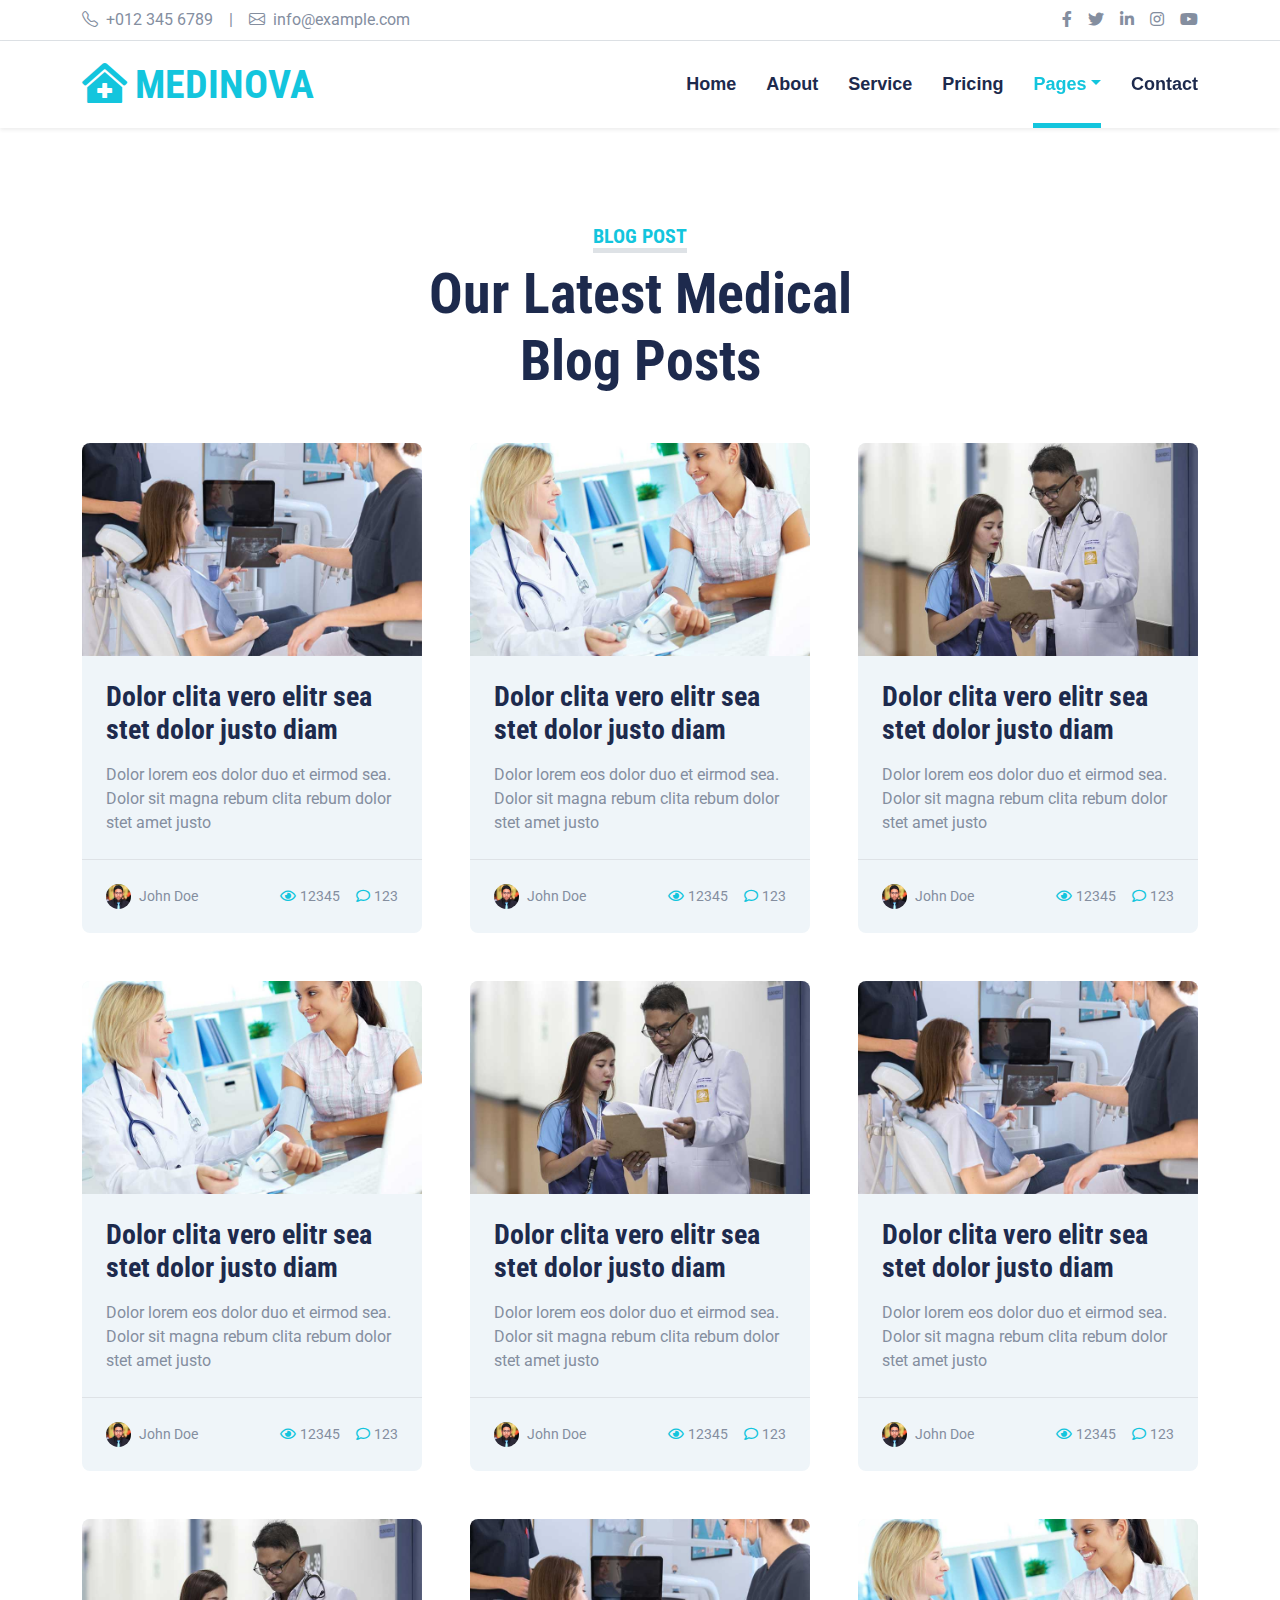
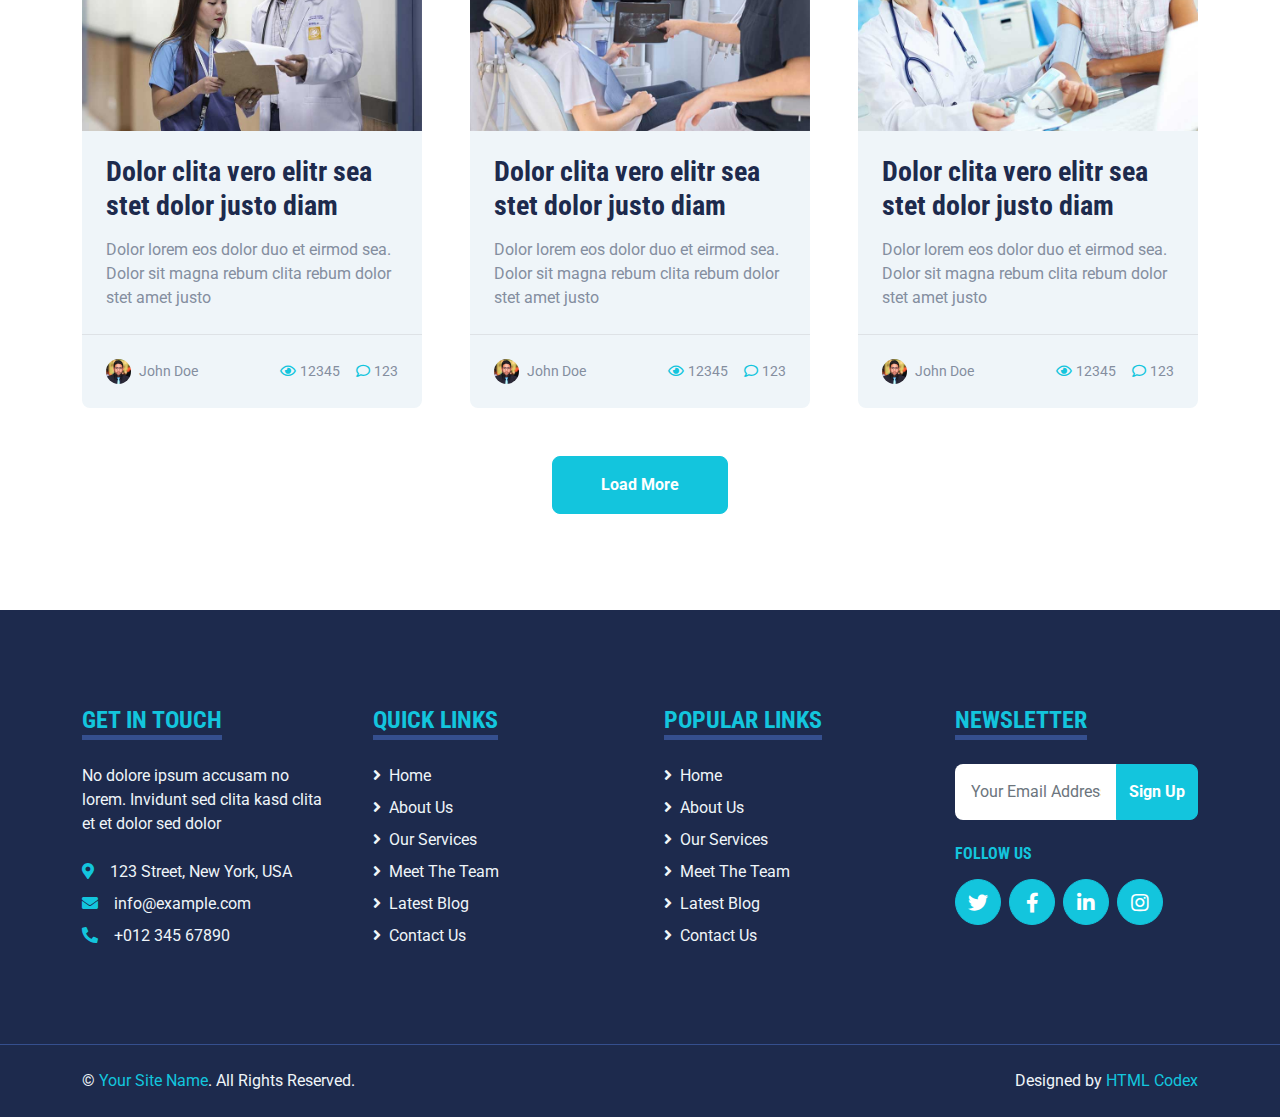
<file: blog.html>
<!DOCTYPE html>
<html lang="en">

<head>
    <meta charset="utf-8">
    <title>MEDINOVA - Hospital Website Template</title>
    <meta content="width=device-width, initial-scale=1.0" name="viewport">
    <meta content="Free HTML Templates" name="keywords">
    <meta content="Free HTML Templates" name="description">

    <!-- Favicon -->
    <link href="img/favicon.ico" rel="icon">

    <!-- Google Web Fonts -->
    <link rel="preconnect" href="https://fonts.gstatic.com">
    <link href="https://fonts.googleapis.com/css2?family=Roboto+Condensed:wght@400;700&family=Roboto:wght@400;700&display=swap" rel="stylesheet">  

    <!-- Icon Font Stylesheet -->
    <link href="https://cdnjs.cloudflare.com/ajax/libs/font-awesome/5.15.0/css/all.min.css" rel="stylesheet">
    <link href="https://cdn.jsdelivr.net/npm/bootstrap-icons@1.4.1/font/bootstrap-icons.css" rel="stylesheet">

    <!-- Libraries Stylesheet -->
    <link href="lib/owlcarousel/assets/owl.carousel.min.css" rel="stylesheet">
    <link href="lib/tempusdominus/css/tempusdominus-bootstrap-4.min.css" rel="stylesheet" />

    <!-- Customized Bootstrap Stylesheet -->
    <link href="css/bootstrap.min.css" rel="stylesheet">

    <!-- Template Stylesheet -->
    <link href="css/style.css" rel="stylesheet">
</head>

<body>
    <!-- Topbar Start -->
    <div class="container-fluid py-2 border-bottom d-none d-lg-block">
        <div class="container">
            <div class="row">
                <div class="col-md-6 text-center text-lg-start mb-2 mb-lg-0">
                    <div class="d-inline-flex align-items-center">
                        <a class="text-decoration-none text-body pe-3" href=""><i class="bi bi-telephone me-2"></i>+012 345 6789</a>
                        <span class="text-body">|</span>
                        <a class="text-decoration-none text-body px-3" href=""><i class="bi bi-envelope me-2"></i>info@example.com</a>
                    </div>
                </div>
                <div class="col-md-6 text-center text-lg-end">
                    <div class="d-inline-flex align-items-center">
                        <a class="text-body px-2" href="">
                            <i class="fab fa-facebook-f"></i>
                        </a>
                        <a class="text-body px-2" href="">
                            <i class="fab fa-twitter"></i>
                        </a>
                        <a class="text-body px-2" href="">
                            <i class="fab fa-linkedin-in"></i>
                        </a>
                        <a class="text-body px-2" href="">
                            <i class="fab fa-instagram"></i>
                        </a>
                        <a class="text-body ps-2" href="">
                            <i class="fab fa-youtube"></i>
                        </a>
                    </div>
                </div>
            </div>
        </div>
    </div>
    <!-- Topbar End -->


    <!-- Navbar Start -->
    <div class="container-fluid sticky-top bg-white shadow-sm mb-5">
        <div class="container">
            <nav class="navbar navbar-expand-lg bg-white navbar-light py-3 py-lg-0">
                <a href="index.html" class="navbar-brand">
                    <h1 class="m-0 text-uppercase text-primary"><i class="fa fa-clinic-medical me-2"></i>Medinova</h1>
                </a>
                <button class="navbar-toggler" type="button" data-bs-toggle="collapse" data-bs-target="#navbarCollapse">
                    <span class="navbar-toggler-icon"></span>
                </button>
                <div class="collapse navbar-collapse" id="navbarCollapse">
                    <div class="navbar-nav ms-auto py-0">
                        <a href="index.html" class="nav-item nav-link">Home</a>
                        <a href="about.html" class="nav-item nav-link">About</a>
                        <a href="service.html" class="nav-item nav-link">Service</a>
                        <a href="price.html" class="nav-item nav-link">Pricing</a>
                        <div class="nav-item dropdown">
                            <a href="#" class="nav-link dropdown-toggle active" data-bs-toggle="dropdown">Pages</a>
                            <div class="dropdown-menu m-0">
                                <a href="blog.html" class="dropdown-item active">Blog Grid</a>
                                <a href="detail.html" class="dropdown-item">Blog Detail</a>
                                <a href="team.html" class="dropdown-item">The Team</a>
                                <a href="testimonial.html" class="dropdown-item">Testimonial</a>
                                <a href="appointment.html" class="dropdown-item">Appointment</a>
                                <a href="search.html" class="dropdown-item">Search</a>
                            </div>
                        </div>
                        <a href="contact.html" class="nav-item nav-link">Contact</a>
                    </div>
                </div>
            </nav>
        </div>
    </div>
    <!-- Navbar End -->


    <!-- Blog Start -->
    <div class="container-fluid py-5">
        <div class="container">
            <div class="text-center mx-auto mb-5" style="max-width: 500px;">
                <h5 class="d-inline-block text-primary text-uppercase border-bottom border-5">Blog Post</h5>
                <h1 class="display-4">Our Latest Medical Blog Posts</h1>
            </div>
            <div class="row g-5">
                <div class="col-xl-4 col-lg-6">
                    <div class="bg-light rounded overflow-hidden">
                        <img class="img-fluid w-100" src="img/blog-1.jpg" alt="">
                        <div class="p-4">
                            <a class="h3 d-block mb-3" href="">Dolor clita vero elitr sea stet dolor justo  diam</a>
                            <p class="m-0">Dolor lorem eos dolor duo et eirmod sea. Dolor sit magna
                                rebum clita rebum dolor stet amet justo</p>
                        </div>
                        <div class="d-flex justify-content-between border-top p-4">
                            <div class="d-flex align-items-center">
                                <img class="rounded-circle me-2" src="img/user.jpg" width="25" height="25" alt="">
                                <small>John Doe</small>
                            </div>
                            <div class="d-flex align-items-center">
                                <small class="ms-3"><i class="far fa-eye text-primary me-1"></i>12345</small>
                                <small class="ms-3"><i class="far fa-comment text-primary me-1"></i>123</small>
                            </div>
                        </div>
                    </div>
                </div>
                <div class="col-xl-4 col-lg-6">
                    <div class="bg-light rounded overflow-hidden">
                        <img class="img-fluid w-100" src="img/blog-2.jpg" alt="">
                        <div class="p-4">
                            <a class="h3 d-block mb-3" href="">Dolor clita vero elitr sea stet dolor justo  diam</a>
                            <p class="m-0">Dolor lorem eos dolor duo et eirmod sea. Dolor sit magna
                                rebum clita rebum dolor stet amet justo</p>
                        </div>
                        <div class="d-flex justify-content-between border-top p-4">
                            <div class="d-flex align-items-center">
                                <img class="rounded-circle me-2" src="img/user.jpg" width="25" height="25" alt="">
                                <small>John Doe</small>
                            </div>
                            <div class="d-flex align-items-center">
                                <small class="ms-3"><i class="far fa-eye text-primary me-1"></i>12345</small>
                                <small class="ms-3"><i class="far fa-comment text-primary me-1"></i>123</small>
                            </div>
                        </div>
                    </div>
                </div>
                <div class="col-xl-4 col-lg-6">
                    <div class="bg-light rounded overflow-hidden">
                        <img class="img-fluid w-100" src="img/blog-3.jpg" alt="">
                        <div class="p-4">
                            <a class="h3 d-block mb-3" href="">Dolor clita vero elitr sea stet dolor justo  diam</a>
                            <p class="m-0">Dolor lorem eos dolor duo et eirmod sea. Dolor sit magna
                                rebum clita rebum dolor stet amet justo</p>
                        </div>
                        <div class="d-flex justify-content-between border-top p-4">
                            <div class="d-flex align-items-center">
                                <img class="rounded-circle me-2" src="img/user.jpg" width="25" height="25" alt="">
                                <small>John Doe</small>
                            </div>
                            <div class="d-flex align-items-center">
                                <small class="ms-3"><i class="far fa-eye text-primary me-1"></i>12345</small>
                                <small class="ms-3"><i class="far fa-comment text-primary me-1"></i>123</small>
                            </div>
                        </div>
                    </div>
                </div>
                <div class="col-xl-4 col-lg-6">
                    <div class="bg-light rounded overflow-hidden">
                        <img class="img-fluid w-100" src="img/blog-2.jpg" alt="">
                        <div class="p-4">
                            <a class="h3 d-block mb-3" href="">Dolor clita vero elitr sea stet dolor justo  diam</a>
                            <p class="m-0">Dolor lorem eos dolor duo et eirmod sea. Dolor sit magna
                                rebum clita rebum dolor stet amet justo</p>
                        </div>
                        <div class="d-flex justify-content-between border-top p-4">
                            <div class="d-flex align-items-center">
                                <img class="rounded-circle me-2" src="img/user.jpg" width="25" height="25" alt="">
                                <small>John Doe</small>
                            </div>
                            <div class="d-flex align-items-center">
                                <small class="ms-3"><i class="far fa-eye text-primary me-1"></i>12345</small>
                                <small class="ms-3"><i class="far fa-comment text-primary me-1"></i>123</small>
                            </div>
                        </div>
                    </div>
                </div>
                <div class="col-xl-4 col-lg-6">
                    <div class="bg-light rounded overflow-hidden">
                        <img class="img-fluid w-100" src="img/blog-3.jpg" alt="">
                        <div class="p-4">
                            <a class="h3 d-block mb-3" href="">Dolor clita vero elitr sea stet dolor justo  diam</a>
                            <p class="m-0">Dolor lorem eos dolor duo et eirmod sea. Dolor sit magna
                                rebum clita rebum dolor stet amet justo</p>
                        </div>
                        <div class="d-flex justify-content-between border-top p-4">
                            <div class="d-flex align-items-center">
                                <img class="rounded-circle me-2" src="img/user.jpg" width="25" height="25" alt="">
                                <small>John Doe</small>
                            </div>
                            <div class="d-flex align-items-center">
                                <small class="ms-3"><i class="far fa-eye text-primary me-1"></i>12345</small>
                                <small class="ms-3"><i class="far fa-comment text-primary me-1"></i>123</small>
                            </div>
                        </div>
                    </div>
                </div>
                <div class="col-xl-4 col-lg-6">
                    <div class="bg-light rounded overflow-hidden">
                        <img class="img-fluid w-100" src="img/blog-1.jpg" alt="">
                        <div class="p-4">
                            <a class="h3 d-block mb-3" href="">Dolor clita vero elitr sea stet dolor justo  diam</a>
                            <p class="m-0">Dolor lorem eos dolor duo et eirmod sea. Dolor sit magna
                                rebum clita rebum dolor stet amet justo</p>
                        </div>
                        <div class="d-flex justify-content-between border-top p-4">
                            <div class="d-flex align-items-center">
                                <img class="rounded-circle me-2" src="img/user.jpg" width="25" height="25" alt="">
                                <small>John Doe</small>
                            </div>
                            <div class="d-flex align-items-center">
                                <small class="ms-3"><i class="far fa-eye text-primary me-1"></i>12345</small>
                                <small class="ms-3"><i class="far fa-comment text-primary me-1"></i>123</small>
                            </div>
                        </div>
                    </div>
                </div>
                <div class="col-xl-4 col-lg-6">
                    <div class="bg-light rounded overflow-hidden">
                        <img class="img-fluid w-100" src="img/blog-3.jpg" alt="">
                        <div class="p-4">
                            <a class="h3 d-block mb-3" href="">Dolor clita vero elitr sea stet dolor justo  diam</a>
                            <p class="m-0">Dolor lorem eos dolor duo et eirmod sea. Dolor sit magna
                                rebum clita rebum dolor stet amet justo</p>
                        </div>
                        <div class="d-flex justify-content-between border-top p-4">
                            <div class="d-flex align-items-center">
                                <img class="rounded-circle me-2" src="img/user.jpg" width="25" height="25" alt="">
                                <small>John Doe</small>
                            </div>
                            <div class="d-flex align-items-center">
                                <small class="ms-3"><i class="far fa-eye text-primary me-1"></i>12345</small>
                                <small class="ms-3"><i class="far fa-comment text-primary me-1"></i>123</small>
                            </div>
                        </div>
                    </div>
                </div>
                <div class="col-xl-4 col-lg-6">
                    <div class="bg-light rounded overflow-hidden">
                        <img class="img-fluid w-100" src="img/blog-1.jpg" alt="">
                        <div class="p-4">
                            <a class="h3 d-block mb-3" href="">Dolor clita vero elitr sea stet dolor justo  diam</a>
                            <p class="m-0">Dolor lorem eos dolor duo et eirmod sea. Dolor sit magna
                                rebum clita rebum dolor stet amet justo</p>
                        </div>
                        <div class="d-flex justify-content-between border-top p-4">
                            <div class="d-flex align-items-center">
                                <img class="rounded-circle me-2" src="img/user.jpg" width="25" height="25" alt="">
                                <small>John Doe</small>
                            </div>
                            <div class="d-flex align-items-center">
                                <small class="ms-3"><i class="far fa-eye text-primary me-1"></i>12345</small>
                                <small class="ms-3"><i class="far fa-comment text-primary me-1"></i>123</small>
                            </div>
                        </div>
                    </div>
                </div>
                <div class="col-xl-4 col-lg-6">
                    <div class="bg-light rounded overflow-hidden">
                        <img class="img-fluid w-100" src="img/blog-2.jpg" alt="">
                        <div class="p-4">
                            <a class="h3 d-block mb-3" href="">Dolor clita vero elitr sea stet dolor justo  diam</a>
                            <p class="m-0">Dolor lorem eos dolor duo et eirmod sea. Dolor sit magna
                                rebum clita rebum dolor stet amet justo</p>
                        </div>
                        <div class="d-flex justify-content-between border-top p-4">
                            <div class="d-flex align-items-center">
                                <img class="rounded-circle me-2" src="img/user.jpg" width="25" height="25" alt="">
                                <small>John Doe</small>
                            </div>
                            <div class="d-flex align-items-center">
                                <small class="ms-3"><i class="far fa-eye text-primary me-1"></i>12345</small>
                                <small class="ms-3"><i class="far fa-comment text-primary me-1"></i>123</small>
                            </div>
                        </div>
                    </div>
                </div>
                <div class="col-12 text-center">
                    <button class="btn btn-primary py-3 px-5">Load More</button>
                </div>
            </div>
        </div>
    </div>
    <!-- Blog End -->
    

    <!-- Footer Start -->
    <div class="container-fluid bg-dark text-light mt-5 py-5">
        <div class="container py-5">
            <div class="row g-5">
                <div class="col-lg-3 col-md-6">
                    <h4 class="d-inline-block text-primary text-uppercase border-bottom border-5 border-secondary mb-4">Get In Touch</h4>
                    <p class="mb-4">No dolore ipsum accusam no lorem. Invidunt sed clita kasd clita et et dolor sed dolor</p>
                    <p class="mb-2"><i class="fa fa-map-marker-alt text-primary me-3"></i>123 Street, New York, USA</p>
                    <p class="mb-2"><i class="fa fa-envelope text-primary me-3"></i>info@example.com</p>
                    <p class="mb-0"><i class="fa fa-phone-alt text-primary me-3"></i>+012 345 67890</p>
                </div>
                <div class="col-lg-3 col-md-6">
                    <h4 class="d-inline-block text-primary text-uppercase border-bottom border-5 border-secondary mb-4">Quick Links</h4>
                    <div class="d-flex flex-column justify-content-start">
                        <a class="text-light mb-2" href="#"><i class="fa fa-angle-right me-2"></i>Home</a>
                        <a class="text-light mb-2" href="#"><i class="fa fa-angle-right me-2"></i>About Us</a>
                        <a class="text-light mb-2" href="#"><i class="fa fa-angle-right me-2"></i>Our Services</a>
                        <a class="text-light mb-2" href="#"><i class="fa fa-angle-right me-2"></i>Meet The Team</a>
                        <a class="text-light mb-2" href="#"><i class="fa fa-angle-right me-2"></i>Latest Blog</a>
                        <a class="text-light" href="#"><i class="fa fa-angle-right me-2"></i>Contact Us</a>
                    </div>
                </div>
                <div class="col-lg-3 col-md-6">
                    <h4 class="d-inline-block text-primary text-uppercase border-bottom border-5 border-secondary mb-4">Popular Links</h4>
                    <div class="d-flex flex-column justify-content-start">
                        <a class="text-light mb-2" href="#"><i class="fa fa-angle-right me-2"></i>Home</a>
                        <a class="text-light mb-2" href="#"><i class="fa fa-angle-right me-2"></i>About Us</a>
                        <a class="text-light mb-2" href="#"><i class="fa fa-angle-right me-2"></i>Our Services</a>
                        <a class="text-light mb-2" href="#"><i class="fa fa-angle-right me-2"></i>Meet The Team</a>
                        <a class="text-light mb-2" href="#"><i class="fa fa-angle-right me-2"></i>Latest Blog</a>
                        <a class="text-light" href="#"><i class="fa fa-angle-right me-2"></i>Contact Us</a>
                    </div>
                </div>
                <div class="col-lg-3 col-md-6">
                    <h4 class="d-inline-block text-primary text-uppercase border-bottom border-5 border-secondary mb-4">Newsletter</h4>
                    <form action="">
                        <div class="input-group">
                            <input type="text" class="form-control p-3 border-0" placeholder="Your Email Address">
                            <button class="btn btn-primary">Sign Up</button>
                        </div>
                    </form>
                    <h6 class="text-primary text-uppercase mt-4 mb-3">Follow Us</h6>
                    <div class="d-flex">
                        <a class="btn btn-lg btn-primary btn-lg-square rounded-circle me-2" href="#"><i class="fab fa-twitter"></i></a>
                        <a class="btn btn-lg btn-primary btn-lg-square rounded-circle me-2" href="#"><i class="fab fa-facebook-f"></i></a>
                        <a class="btn btn-lg btn-primary btn-lg-square rounded-circle me-2" href="#"><i class="fab fa-linkedin-in"></i></a>
                        <a class="btn btn-lg btn-primary btn-lg-square rounded-circle" href="#"><i class="fab fa-instagram"></i></a>
                    </div>
                </div>
            </div>
        </div>
    </div>
    <div class="container-fluid bg-dark text-light border-top border-secondary py-4">
        <div class="container">
            <div class="row g-5">
                <div class="col-md-6 text-center text-md-start">
                    <p class="mb-md-0">&copy; <a class="text-primary" href="#">Your Site Name</a>. All Rights Reserved.</p>
                </div>
                <div class="col-md-6 text-center text-md-end">
                    <p class="mb-0">Designed by <a class="text-primary" href="https://htmlcodex.com">HTML Codex</a></p>
                </div>
            </div>
        </div>
    </div>
    <!-- Footer End -->


    <!-- Back to Top -->
    <a href="#" class="btn btn-lg btn-primary btn-lg-square back-to-top"><i class="bi bi-arrow-up"></i></a>


    <!-- JavaScript Libraries -->
    <script src="https://code.jquery.com/jquery-3.4.1.min.js"></script>
    <script src="https://cdn.jsdelivr.net/npm/bootstrap@5.0.0/dist/js/bootstrap.bundle.min.js"></script>
    <script src="lib/easing/easing.min.js"></script>
    <script src="lib/waypoints/waypoints.min.js"></script>
    <script src="lib/owlcarousel/owl.carousel.min.js"></script>
    <script src="lib/tempusdominus/js/moment.min.js"></script>
    <script src="lib/tempusdominus/js/moment-timezone.min.js"></script>
    <script src="lib/tempusdominus/js/tempusdominus-bootstrap-4.min.js"></script>

    <!-- Template Javascript -->
    <script src="js/main.js"></script>
</body>

</html>
</file>
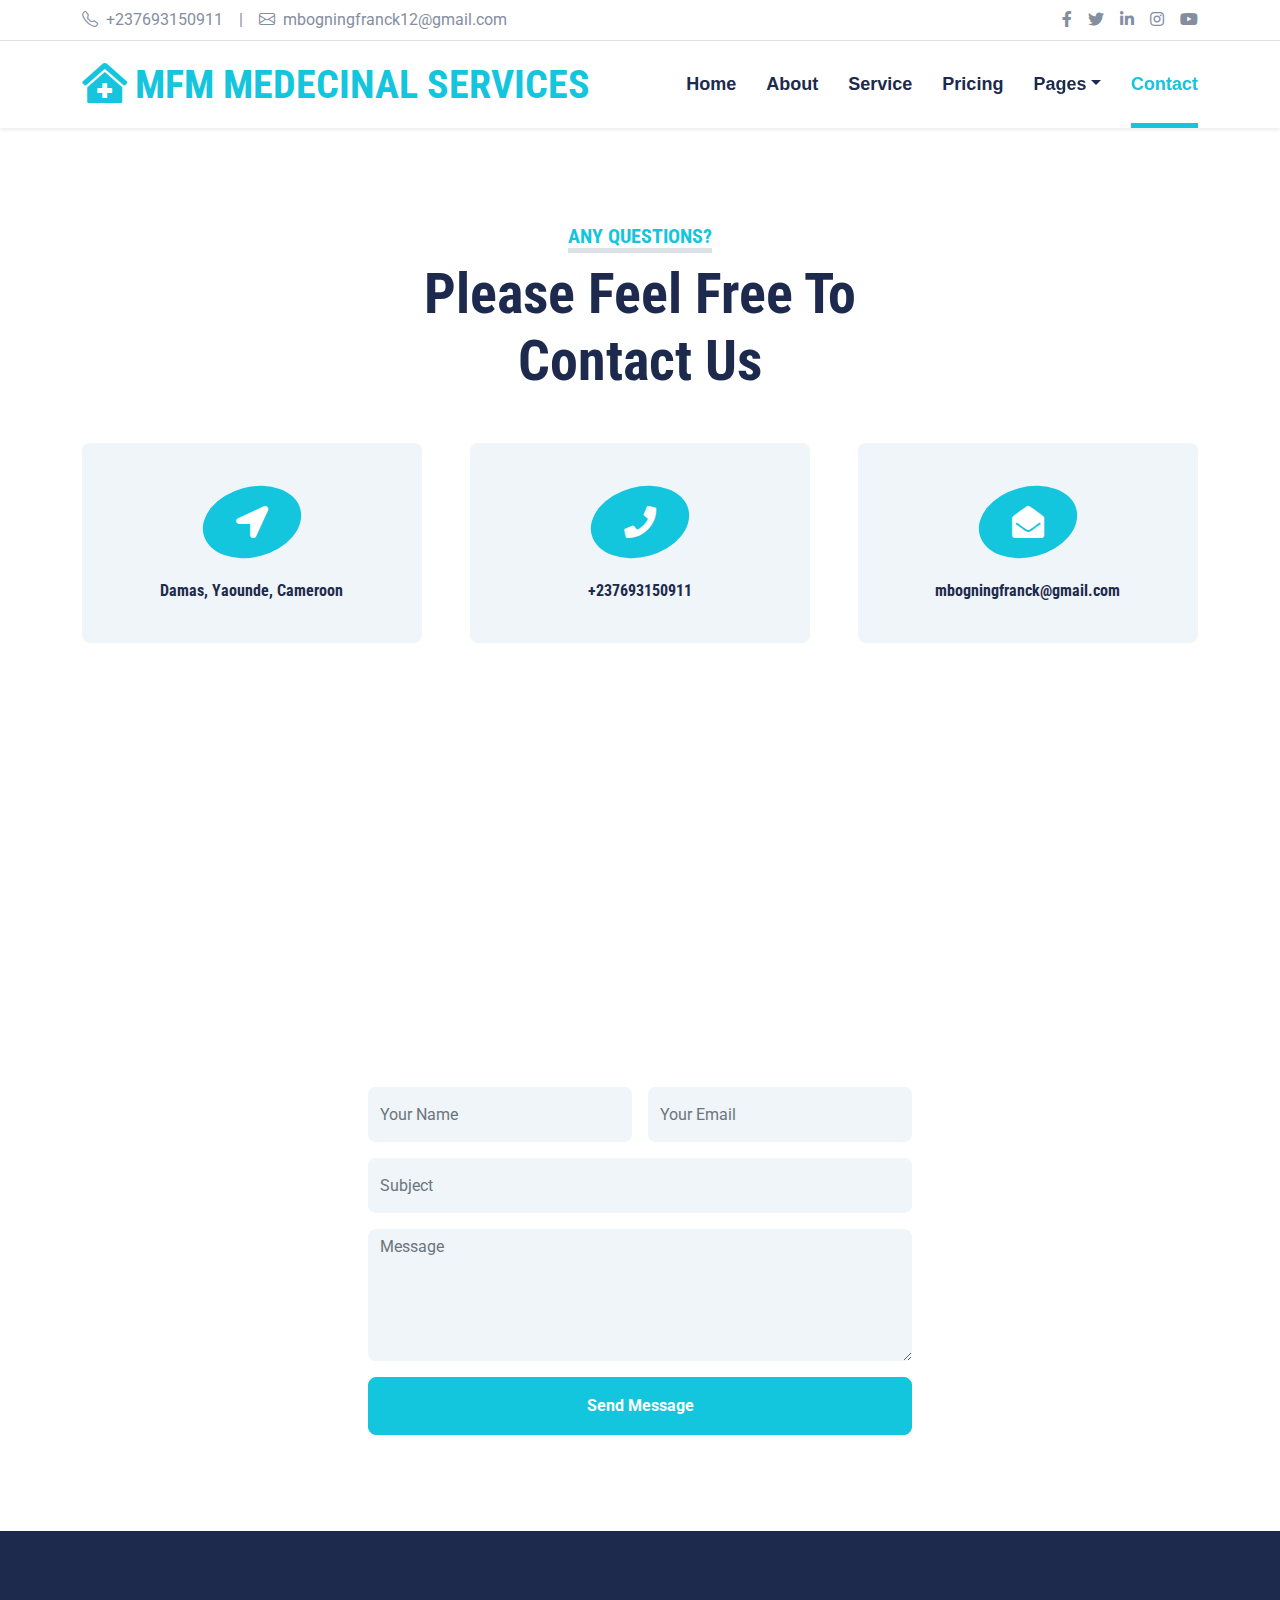
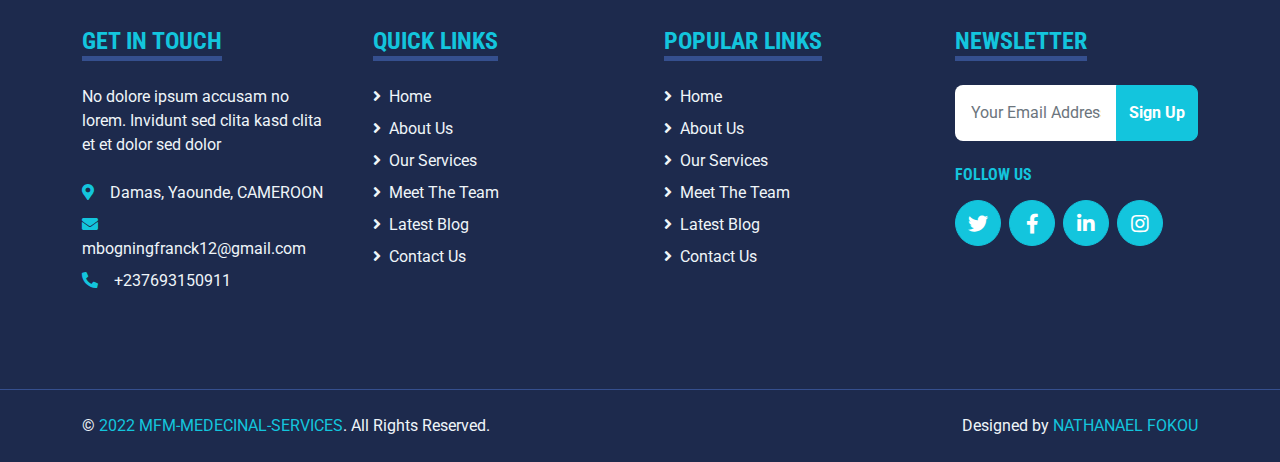
<file: contact.html>
<!DOCTYPE html>
<html lang="en">

<head>
    <meta charset="utf-8">
    <title>MFM MEDECINAL SERVICES</title>
    <meta content="width=device-width, initial-scale=1.0" name="viewport">
    <meta content="Free HTML Templates" name="keywords">
    <meta content="Free HTML Templates" name="description">

    <!-- Favicon -->
    <link href="img/favicon.ico" rel="icon">

    <!-- Google Web Fonts -->
    <link rel="preconnect" href="https://fonts.gstatic.com">
    <link href="https://fonts.googleapis.com/css2?family=Roboto+Condensed:wght@400;700&family=Roboto:wght@400;700&display=swap" rel="stylesheet">  

    <!-- Icon Font Stylesheet -->
    <link href="https://cdnjs.cloudflare.com/ajax/libs/font-awesome/5.15.0/css/all.min.css" rel="stylesheet">
    <link href="https://cdn.jsdelivr.net/npm/bootstrap-icons@1.4.1/font/bootstrap-icons.css" rel="stylesheet">

    <!-- Libraries Stylesheet -->
    <link href="lib/owlcarousel/assets/owl.carousel.min.css" rel="stylesheet">
    <link href="lib/tempusdominus/css/tempusdominus-bootstrap-4.min.css" rel="stylesheet" />

    <!-- Customized Bootstrap Stylesheet -->
    <link href="css/bootstrap.min.css" rel="stylesheet">

    <!-- Template Stylesheet -->
    <link href="css/style.css" rel="stylesheet">
</head>

<body>
    <!-- Topbar Start -->
    <div class="container-fluid py-2 border-bottom d-none d-lg-block">
        <div class="container">
            <div class="row">
                <div class="col-md-6 text-center text-lg-start mb-2 mb-lg-0">
                    <div class="d-inline-flex align-items-center">
                        <a class="text-decoration-none text-body pe-3" href=""><i class="bi bi-telephone me-2"></i>+237693150911</a>
                        <span class="text-body">|</span>
                        <a class="text-decoration-none text-body px-3" href=""><i class="bi bi-envelope me-2"></i>mbogningfranck12@gmail.com</a>
                    </div>
                </div>
                <div class="col-md-6 text-center text-lg-end">
                    <div class="d-inline-flex align-items-center">
                        <a class="text-body px-2" href="">
                            <i class="fab fa-facebook-f"></i>
                        </a>
                        <a class="text-body px-2" href="">
                            <i class="fab fa-twitter"></i>
                        </a>
                        <a class="text-body px-2" href="">
                            <i class="fab fa-linkedin-in"></i>
                        </a>
                        <a class="text-body px-2" href="">
                            <i class="fab fa-instagram"></i>
                        </a>
                        <a class="text-body ps-2" href="">
                            <i class="fab fa-youtube"></i>
                        </a>
                    </div>
                </div>
            </div>
        </div>
    </div>
    <!-- Topbar End -->


    <!-- Navbar Start -->
    <div class="container-fluid sticky-top bg-white shadow-sm mb-5">
        <div class="container">
            <nav class="navbar navbar-expand-lg bg-white navbar-light py-3 py-lg-0">
                <a href="index.html" class="navbar-brand">
                    <h1 class="m-0 text-uppercase text-primary"><i class="fa fa-clinic-medical me-2"></i>MFM MEDECINAL SERVICES</h1>
                </a>
                <button class="navbar-toggler" type="button" data-bs-toggle="collapse" data-bs-target="#navbarCollapse">
                    <span class="navbar-toggler-icon"></span>
                </button>
                <div class="collapse navbar-collapse" id="navbarCollapse">
                    <div class="navbar-nav ms-auto py-0">
                        <a href="index.html" class="nav-item nav-link">Home</a>
                        <a href="about.html" class="nav-item nav-link">About</a>
                        <a href="service.html" class="nav-item nav-link">Service</a>
                        <a href="price.html" class="nav-item nav-link">Pricing</a>
                        <div class="nav-item dropdown">
                            <a href="#" class="nav-link dropdown-toggle" data-bs-toggle="dropdown">Pages</a>
                            <div class="dropdown-menu m-0">
                                <a href="blog.html" class="dropdown-item">Blog Grid</a>
                                <a href="detail.html" class="dropdown-item">Blog Detail</a>
                                <a href="team.html" class="dropdown-item">The Team</a>
                                <a href="testimonial.html" class="dropdown-item">Testimonial</a>
                                <a href="appointment.html" class="dropdown-item">Appointment</a>
                                <a href="search.html" class="dropdown-item">Search</a>
                            </div>
                        </div>
                        <a href="contact.html" class="nav-item nav-link active">Contact</a>
                    </div>
                </div>
            </nav>
        </div>
    </div>
    <!-- Navbar End -->


    <!-- Contact Start -->
    <div class="container-fluid pt-5">
        <div class="container">
            <div class="text-center mx-auto mb-5" style="max-width: 500px;">
                <h5 class="d-inline-block text-primary text-uppercase border-bottom border-5">Any Questions?</h5>
                <h1 class="display-4">Please Feel Free To Contact Us</h1>
            </div>
            <div class="row g-5 mb-5">
                <div class="col-lg-4">
                    <div class="bg-light rounded d-flex flex-column align-items-center justify-content-center text-center" style="height: 200px;">
                        <div class="d-flex align-items-center justify-content-center bg-primary rounded-circle mb-4" style="width: 100px; height: 70px; transform: rotate(-15deg);">
                            <i class="fa fa-2x fa-location-arrow text-white" style="transform: rotate(15deg);"></i>
                        </div>
                        <h6 class="mb-0">Damas, Yaounde, Cameroon</h6>
                    </div>
                </div>
                <div class="col-lg-4">
                    <div class="bg-light rounded d-flex flex-column align-items-center justify-content-center text-center" style="height: 200px;">
                        <div class="d-flex align-items-center justify-content-center bg-primary rounded-circle mb-4" style="width: 100px; height: 70px; transform: rotate(-15deg);">
                            <i class="fa fa-2x fa-phone text-white" style="transform: rotate(15deg);"></i>
                        </div>
                        <h6 class="mb-0">+237693150911</h6>
                    </div>
                </div>
                <div class="col-lg-4">
                    <div class="bg-light rounded d-flex flex-column align-items-center justify-content-center text-center" style="height: 200px;">
                        <div class="d-flex align-items-center justify-content-center bg-primary rounded-circle mb-4" style="width: 100px; height: 70px; transform: rotate(-15deg);">
                            <i class="fa fa-2x fa-envelope-open text-white" style="transform: rotate(15deg);"></i>
                        </div>
                        <h6 class="mb-0">mbogningfranck@gmail.com</h6>
                    </div>
                </div>
            </div>
            <div class="row">
                <div class="col-12" style="height: 500px;">
                    <div class="position-relative h-100">
                        <iframe class="position-relative w-100 h-100"
                            src="https://www.google.com/maps/embed?pb=!1m18!1m12!1m3!1d3001156.4288297426!2d-78.01371936852176!3d42.72876761954724!2m3!1f0!2f0!3f0!3m2!1i1024!2i768!4f13.1!3m3!1m2!1s0x4ccc4bf0f123a5a9%3A0xddcfc6c1de189567!2sNew%20York%2C%20USA!5e0!3m2!1sen!2sbd!4v1603794290143!5m2!1sen!2sbd"
                            frameborder="0" style="border:0;" allowfullscreen="" aria-hidden="false"
                            tabindex="0"></iframe>
                    </div>
                </div>
            </div>
            <div class="row justify-content-center position-relative" style="margin-top: -200px; z-index: 1;">
                <div class="col-lg-8">
                    <div class="bg-white rounded p-5 m-5 mb-0">
                        <form>
                            <div class="row g-3">
                                <div class="col-12 col-sm-6">
                                    <input type="text" class="form-control bg-light border-0" placeholder="Your Name" style="height: 55px;">
                                </div>
                                <div class="col-12 col-sm-6">
                                    <input type="email" class="form-control bg-light border-0" placeholder="Your Email" style="height: 55px;">
                                </div>
                                <div class="col-12">
                                    <input type="text" class="form-control bg-light border-0" placeholder="Subject" style="height: 55px;">
                                </div>
                                <div class="col-12">
                                    <textarea class="form-control bg-light border-0" rows="5" placeholder="Message"></textarea>
                                </div>
                                <div class="col-12">
                                    <button class="btn btn-primary w-100 py-3" type="submit">Send Message</button>
                                </div>
                            </div>
                        </form>
                    </div>
                </div>
            </div>
        </div>
    </div>
    <!-- Contact End -->


    <!-- Footer Start -->
    <div class="container-fluid bg-dark text-light mt-5 py-5">
        <div class="container py-5">
            <div class="row g-5">
                <div class="col-lg-3 col-md-6">
                    <h4 class="d-inline-block text-primary text-uppercase border-bottom border-5 border-secondary mb-4">Get In Touch</h4>
                    <p class="mb-4">No dolore ipsum accusam no lorem. Invidunt sed clita kasd clita et et dolor sed dolor</p>
                    <p class="mb-2"><i class="fa fa-map-marker-alt text-primary me-3"></i>Damas, Yaounde, CAMEROON</p>
                    <p class="mb-2"><i class="fa fa-envelope text-primary me-3"></i>mbogningfranck12@gmail.com</p>
                    <p class="mb-0"><i class="fa fa-phone-alt text-primary me-3"></i>+237693150911</p>
                </div>
                <div class="col-lg-3 col-md-6">
                    <h4 class="d-inline-block text-primary text-uppercase border-bottom border-5 border-secondary mb-4">Quick Links</h4>
                    <div class="d-flex flex-column justify-content-start">
                        <a class="text-light mb-2" href="#"><i class="fa fa-angle-right me-2"></i>Home</a>
                        <a class="text-light mb-2" href="#"><i class="fa fa-angle-right me-2"></i>About Us</a>
                        <a class="text-light mb-2" href="#"><i class="fa fa-angle-right me-2"></i>Our Services</a>
                        <a class="text-light mb-2" href="#"><i class="fa fa-angle-right me-2"></i>Meet The Team</a>
                        <a class="text-light mb-2" href="#"><i class="fa fa-angle-right me-2"></i>Latest Blog</a>
                        <a class="text-light" href="#"><i class="fa fa-angle-right me-2"></i>Contact Us</a>
                    </div>
                </div>
                <div class="col-lg-3 col-md-6">
                    <h4 class="d-inline-block text-primary text-uppercase border-bottom border-5 border-secondary mb-4">Popular Links</h4>
                    <div class="d-flex flex-column justify-content-start">
                        <a class="text-light mb-2" href="#"><i class="fa fa-angle-right me-2"></i>Home</a>
                        <a class="text-light mb-2" href="#"><i class="fa fa-angle-right me-2"></i>About Us</a>
                        <a class="text-light mb-2" href="#"><i class="fa fa-angle-right me-2"></i>Our Services</a>
                        <a class="text-light mb-2" href="#"><i class="fa fa-angle-right me-2"></i>Meet The Team</a>
                        <a class="text-light mb-2" href="#"><i class="fa fa-angle-right me-2"></i>Latest Blog</a>
                        <a class="text-light" href="#"><i class="fa fa-angle-right me-2"></i>Contact Us</a>
                    </div>
                </div>
                <div class="col-lg-3 col-md-6">
                    <h4 class="d-inline-block text-primary text-uppercase border-bottom border-5 border-secondary mb-4">Newsletter</h4>
                    <form action="">
                        <div class="input-group">
                            <input type="text" class="form-control p-3 border-0" placeholder="Your Email Address">
                            <button class="btn btn-primary">Sign Up</button>
                        </div>
                    </form>
                    <h6 class="text-primary text-uppercase mt-4 mb-3">Follow Us</h6>
                    <div class="d-flex">
                        <a class="btn btn-lg btn-primary btn-lg-square rounded-circle me-2" href="#"><i class="fab fa-twitter"></i></a>
                        <a class="btn btn-lg btn-primary btn-lg-square rounded-circle me-2" href="#"><i class="fab fa-facebook-f"></i></a>
                        <a class="btn btn-lg btn-primary btn-lg-square rounded-circle me-2" href="#"><i class="fab fa-linkedin-in"></i></a>
                        <a class="btn btn-lg btn-primary btn-lg-square rounded-circle" href="#"><i class="fab fa-instagram"></i></a>
                    </div>
                </div>
            </div>
        </div>
    </div>
    <div class="container-fluid bg-dark text-light border-top border-secondary py-4">
        <div class="container">
            <div class="row g-5">
                <div class="col-md-6 text-center text-md-start">
                    <p class="mb-md-0">&copy; <a class="text-primary" href="#">2022 MFM-MEDECINAL-SERVICES</a>. All Rights Reserved.</p>
                </div>
                <div class="col-md-6 text-center text-md-end">
                    <p class="mb-0">Designed by <a class="text-primary" href="https://web.facebook.com/?_rdc=1&_rdr">NATHANAEL FOKOU</a></p>
                </div>
            </div>
        </div>
    </div>
    <!-- Footer End -->


    <!-- Back to Top -->
    <a href="#" class="btn btn-lg btn-primary btn-lg-square back-to-top"><i class="bi bi-arrow-up"></i></a>


    <!-- JavaScript Libraries -->
    <script src="https://code.jquery.com/jquery-3.4.1.min.js"></script>
    <script src="https://cdn.jsdelivr.net/npm/bootstrap@5.0.0/dist/js/bootstrap.bundle.min.js"></script>
    <script src="lib/easing/easing.min.js"></script>
    <script src="lib/waypoints/waypoints.min.js"></script>
    <script src="lib/owlcarousel/owl.carousel.min.js"></script>
    <script src="lib/tempusdominus/js/moment.min.js"></script>
    <script src="lib/tempusdominus/js/moment-timezone.min.js"></script>
    <script src="lib/tempusdominus/js/tempusdominus-bootstrap-4.min.js"></script>

    <!-- Template Javascript -->
    <script src="js/main.js"></script>
</body>

</html>
</file>
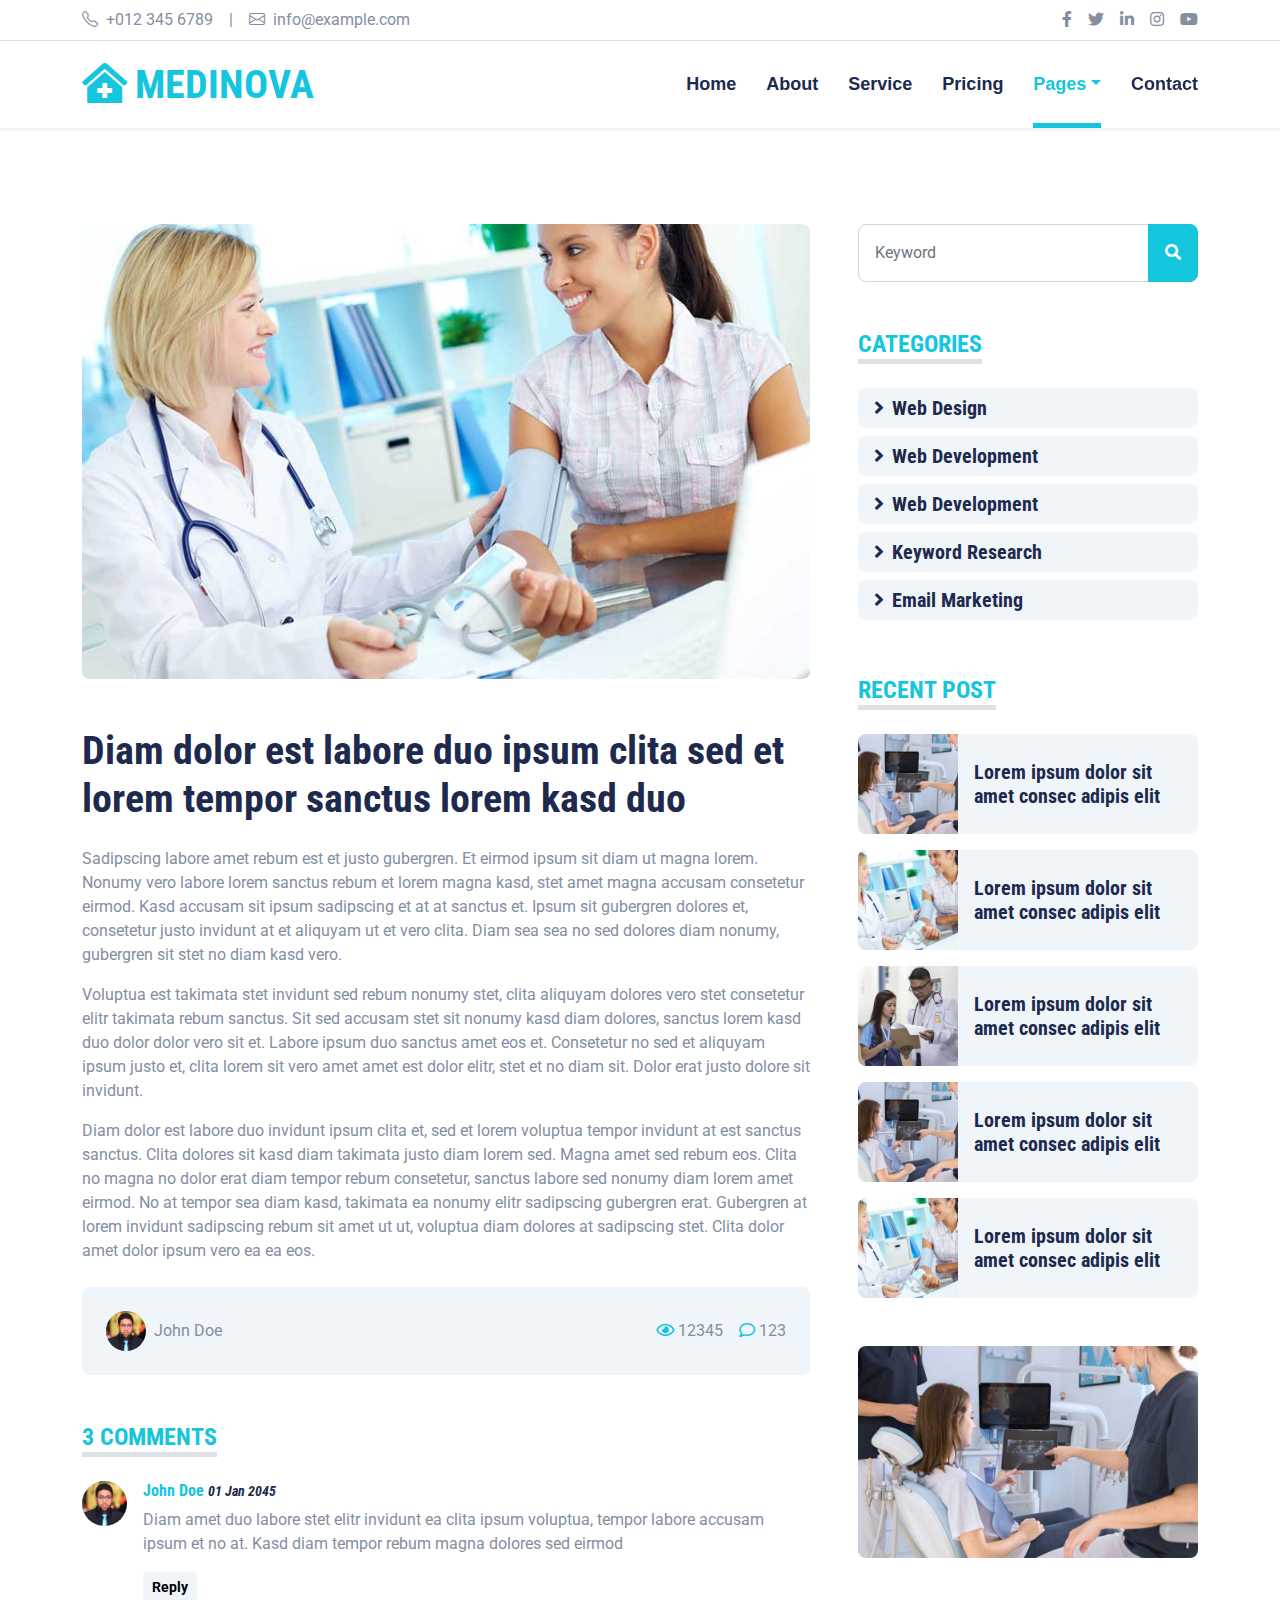
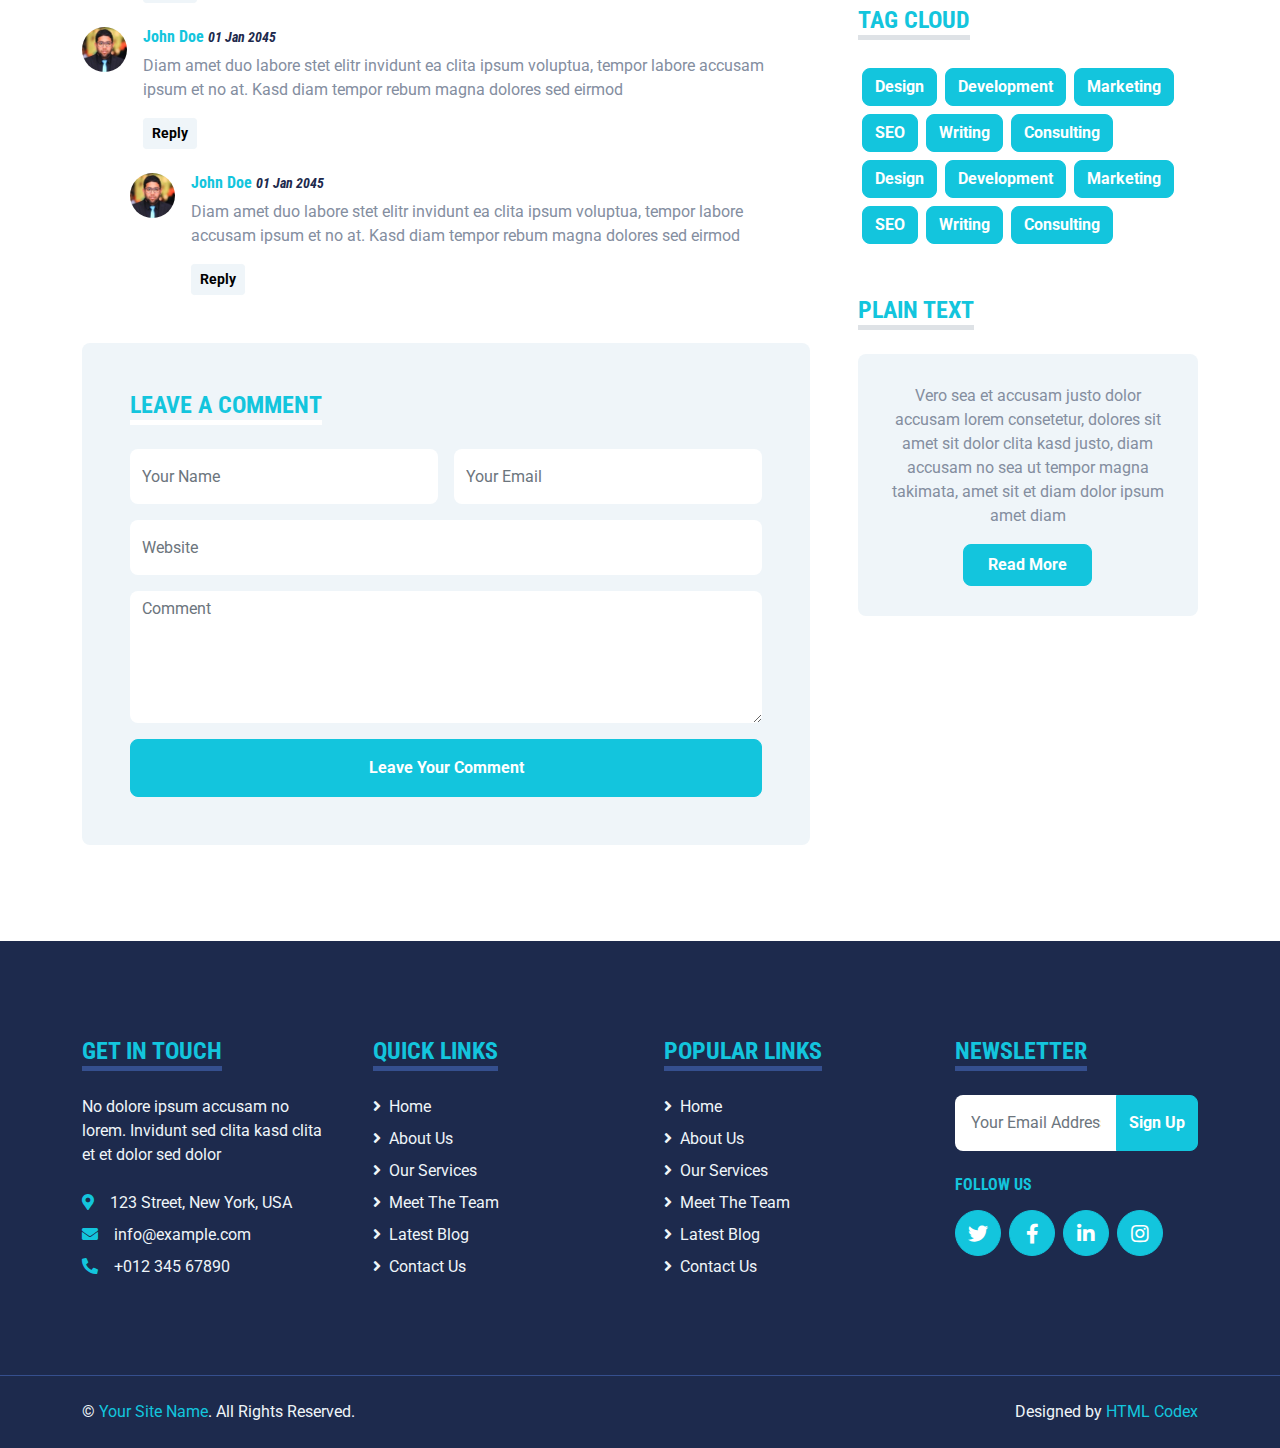
<file: detail.html>
<!DOCTYPE html>
<html lang="en">

<head>
    <meta charset="utf-8">
    <title>MEDINOVA - Hospital Website Template</title>
    <meta content="width=device-width, initial-scale=1.0" name="viewport">
    <meta content="Free HTML Templates" name="keywords">
    <meta content="Free HTML Templates" name="description">

    <!-- Favicon -->
    <link href="img/favicon.ico" rel="icon">

    <!-- Google Web Fonts -->
    <link rel="preconnect" href="https://fonts.gstatic.com">
    <link href="https://fonts.googleapis.com/css2?family=Roboto+Condensed:wght@400;700&family=Roboto:wght@400;700&display=swap" rel="stylesheet">  

    <!-- Icon Font Stylesheet -->
    <link href="https://cdnjs.cloudflare.com/ajax/libs/font-awesome/5.15.0/css/all.min.css" rel="stylesheet">
    <link href="https://cdn.jsdelivr.net/npm/bootstrap-icons@1.4.1/font/bootstrap-icons.css" rel="stylesheet">

    <!-- Libraries Stylesheet -->
    <link href="lib/owlcarousel/assets/owl.carousel.min.css" rel="stylesheet">
    <link href="lib/tempusdominus/css/tempusdominus-bootstrap-4.min.css" rel="stylesheet" />

    <!-- Customized Bootstrap Stylesheet -->
    <link href="css/bootstrap.min.css" rel="stylesheet">

    <!-- Template Stylesheet -->
    <link href="css/style.css" rel="stylesheet">
</head>

<body>
    <!-- Topbar Start -->
    <div class="container-fluid py-2 border-bottom d-none d-lg-block">
        <div class="container">
            <div class="row">
                <div class="col-md-6 text-center text-lg-start mb-2 mb-lg-0">
                    <div class="d-inline-flex align-items-center">
                        <a class="text-decoration-none text-body pe-3" href=""><i class="bi bi-telephone me-2"></i>+012 345 6789</a>
                        <span class="text-body">|</span>
                        <a class="text-decoration-none text-body px-3" href=""><i class="bi bi-envelope me-2"></i>info@example.com</a>
                    </div>
                </div>
                <div class="col-md-6 text-center text-lg-end">
                    <div class="d-inline-flex align-items-center">
                        <a class="text-body px-2" href="">
                            <i class="fab fa-facebook-f"></i>
                        </a>
                        <a class="text-body px-2" href="">
                            <i class="fab fa-twitter"></i>
                        </a>
                        <a class="text-body px-2" href="">
                            <i class="fab fa-linkedin-in"></i>
                        </a>
                        <a class="text-body px-2" href="">
                            <i class="fab fa-instagram"></i>
                        </a>
                        <a class="text-body ps-2" href="">
                            <i class="fab fa-youtube"></i>
                        </a>
                    </div>
                </div>
            </div>
        </div>
    </div>
    <!-- Topbar End -->


    <!-- Navbar Start -->
    <div class="container-fluid sticky-top bg-white shadow-sm mb-5">
        <div class="container">
            <nav class="navbar navbar-expand-lg bg-white navbar-light py-3 py-lg-0">
                <a href="index.html" class="navbar-brand">
                    <h1 class="m-0 text-uppercase text-primary"><i class="fa fa-clinic-medical me-2"></i>Medinova</h1>
                </a>
                <button class="navbar-toggler" type="button" data-bs-toggle="collapse" data-bs-target="#navbarCollapse">
                    <span class="navbar-toggler-icon"></span>
                </button>
                <div class="collapse navbar-collapse" id="navbarCollapse">
                    <div class="navbar-nav ms-auto py-0">
                        <a href="index.html" class="nav-item nav-link">Home</a>
                        <a href="about.html" class="nav-item nav-link">About</a>
                        <a href="service.html" class="nav-item nav-link">Service</a>
                        <a href="price.html" class="nav-item nav-link">Pricing</a>
                        <div class="nav-item dropdown">
                            <a href="#" class="nav-link dropdown-toggle active" data-bs-toggle="dropdown">Pages</a>
                            <div class="dropdown-menu m-0">
                                <a href="blog.html" class="dropdown-item">Blog Grid</a>
                                <a href="detail.html" class="dropdown-item active">Blog Detail</a>
                                <a href="team.html" class="dropdown-item">The Team</a>
                                <a href="testimonial.html" class="dropdown-item">Testimonial</a>
                                <a href="appointment.html" class="dropdown-item">Appointment</a>
                                <a href="search.html" class="dropdown-item">Search</a>
                            </div>
                        </div>
                        <a href="contact.html" class="nav-item nav-link">Contact</a>
                    </div>
                </div>
            </nav>
        </div>
    </div>
    <!-- Navbar End -->


    <!-- Blog Start -->
    <div class="container py-5">
        <div class="row g-5">
            <div class="col-lg-8">
                <!-- Blog Detail Start -->
                <div class="mb-5">
                    <img class="img-fluid w-100 rounded mb-5" src="img/blog-2.jpg" alt="">
                    <h1 class="mb-4">Diam dolor est labore duo ipsum clita sed et lorem tempor sanctus lorem kasd duo</h1>
                    <p>Sadipscing labore amet rebum est et justo gubergren. Et eirmod ipsum sit diam ut
                        magna lorem. Nonumy vero labore lorem sanctus rebum et lorem magna kasd, stet
                        amet magna accusam consetetur eirmod. Kasd accusam sit ipsum sadipscing et at at
                        sanctus et. Ipsum sit gubergren dolores et, consetetur justo invidunt at et
                        aliquyam ut et vero clita. Diam sea sea no sed dolores diam nonumy, gubergren
                        sit stet no diam kasd vero.</p>
                    <p>Voluptua est takimata stet invidunt sed rebum nonumy stet, clita aliquyam dolores
                        vero stet consetetur elitr takimata rebum sanctus. Sit sed accusam stet sit
                        nonumy kasd diam dolores, sanctus lorem kasd duo dolor dolor vero sit et. Labore
                        ipsum duo sanctus amet eos et. Consetetur no sed et aliquyam ipsum justo et,
                        clita lorem sit vero amet amet est dolor elitr, stet et no diam sit. Dolor erat
                        justo dolore sit invidunt.</p>
                    <p>Diam dolor est labore duo invidunt ipsum clita et, sed et lorem voluptua tempor
                        invidunt at est sanctus sanctus. Clita dolores sit kasd diam takimata justo diam
                        lorem sed. Magna amet sed rebum eos. Clita no magna no dolor erat diam tempor
                        rebum consetetur, sanctus labore sed nonumy diam lorem amet eirmod. No at tempor
                        sea diam kasd, takimata ea nonumy elitr sadipscing gubergren erat. Gubergren at
                        lorem invidunt sadipscing rebum sit amet ut ut, voluptua diam dolores at
                        sadipscing stet. Clita dolor amet dolor ipsum vero ea ea eos.</p>
                    <div class="d-flex justify-content-between bg-light rounded p-4 mt-4 mb-4">
                        <div class="d-flex align-items-center">
                            <img class="rounded-circle me-2" src="img/user.jpg" width="40" height="40" alt="">
                            <span>John Doe</span>
                        </div>
                        <div class="d-flex align-items-center">
                            <span class="ms-3"><i class="far fa-eye text-primary me-1"></i>12345</span>
                            <span class="ms-3"><i class="far fa-comment text-primary me-1"></i>123</span>
                        </div>
                    </div>
                </div>
                <!-- Blog Detail End -->

                <!-- Comment List Start -->
                <div class="mb-5">
                    <h4 class="d-inline-block text-primary text-uppercase border-bottom border-5 mb-4">3 Comments</h4>
                    <div class="d-flex mb-4">
                        <img src="img/user.jpg" class="img-fluid rounded-circle" style="width: 45px; height: 45px;">
                        <div class="ps-3">
                            <h6><a href="">John Doe</a> <small><i>01 Jan 2045</i></small></h6>
                            <p>Diam amet duo labore stet elitr invidunt ea clita ipsum voluptua, tempor labore
                                accusam ipsum et no at. Kasd diam tempor rebum magna dolores sed eirmod</p>
                            <button class="btn btn-sm btn-light">Reply</button>
                        </div>
                    </div>
                    <div class="d-flex mb-4">
                        <img src="img/user.jpg" class="img-fluid rounded-circle" style="width: 45px; height: 45px;">
                        <div class="ps-3">
                            <h6><a href="">John Doe</a> <small><i>01 Jan 2045</i></small></h6>
                            <p>Diam amet duo labore stet elitr invidunt ea clita ipsum voluptua, tempor labore
                                accusam ipsum et no at. Kasd diam tempor rebum magna dolores sed eirmod</p>
                            <button class="btn btn-sm btn-light">Reply</button>
                        </div>
                    </div>
                    <div class="d-flex ms-5 mb-4">
                        <img src="img/user.jpg" class="img-fluid rounded-circle" style="width: 45px; height: 45px;">
                        <div class="ps-3">
                            <h6><a href="">John Doe</a> <small><i>01 Jan 2045</i></small></h6>
                            <p>Diam amet duo labore stet elitr invidunt ea clita ipsum voluptua, tempor labore
                                accusam ipsum et no at. Kasd diam tempor rebum magna dolores sed eirmod</p>
                            <button class="btn btn-sm btn-light">Reply</button>
                        </div>
                    </div>
                </div>
                <!-- Comment List End -->

                <!-- Comment Form Start -->
                <div class="bg-light rounded p-5">
                    <h4 class="d-inline-block text-primary text-uppercase border-bottom border-5 border-white mb-4">Leave a comment</h4>
                    <form>
                        <div class="row g-3">
                            <div class="col-12 col-sm-6">
                                <input type="text" class="form-control bg-white border-0" placeholder="Your Name" style="height: 55px;">
                            </div>
                            <div class="col-12 col-sm-6">
                                <input type="email" class="form-control bg-white border-0" placeholder="Your Email" style="height: 55px;">
                            </div>
                            <div class="col-12">
                                <input type="text" class="form-control bg-white border-0" placeholder="Website" style="height: 55px;">
                            </div>
                            <div class="col-12">
                                <textarea class="form-control bg-white border-0" rows="5" placeholder="Comment"></textarea>
                            </div>
                            <div class="col-12">
                                <button class="btn btn-primary w-100 py-3" type="submit">Leave Your Comment</button>
                            </div>
                        </div>
                    </form>
                </div>
                <!-- Comment Form End -->
            </div>

            <!-- Sidebar Start -->
            <div class="col-lg-4">
                <!-- Search Form Start -->
                <div class="mb-5">
                    <div class="input-group">
                        <input type="text" class="form-control p-3" placeholder="Keyword">
                        <button class="btn btn-primary px-3"><i class="fa fa-search"></i></button>
                    </div>
                </div>
                <!-- Search Form End -->

                <!-- Category Start -->
                <div class="mb-5">
                    <h4 class="d-inline-block text-primary text-uppercase border-bottom border-5 mb-4">Categories</h4>
                    <div class="d-flex flex-column justify-content-start">
                        <a class="h5 bg-light rounded py-2 px-3 mb-2" href="#"><i class="fa fa-angle-right me-2"></i>Web Design</a>
                        <a class="h5 bg-light rounded py-2 px-3 mb-2" href="#"><i class="fa fa-angle-right me-2"></i>Web Development</a>
                        <a class="h5 bg-light rounded py-2 px-3 mb-2" href="#"><i class="fa fa-angle-right me-2"></i>Web Development</a>
                        <a class="h5 bg-light rounded py-2 px-3 mb-2" href="#"><i class="fa fa-angle-right me-2"></i>Keyword Research</a>
                        <a class="h5 bg-light rounded py-2 px-3 mb-2" href="#"><i class="fa fa-angle-right me-2"></i>Email Marketing</a>
                    </div>
                </div>
                <!-- Category End -->

                <!-- Recent Post Start -->
                <div class="mb-5">
                    <h4 class="d-inline-block text-primary text-uppercase border-bottom border-5 mb-4">Recent Post</h4>
                    <div class="d-flex rounded overflow-hidden mb-3">
                        <img class="img-fluid" src="img/blog-1.jpg" style="width: 100px; height: 100px; object-fit: cover;" alt="">
                        <a href="" class="h5 d-flex align-items-center bg-light px-3 mb-0">Lorem ipsum dolor sit amet consec adipis elit
                        </a>
                    </div>
                    <div class="d-flex rounded overflow-hidden mb-3">
                        <img class="img-fluid" src="img/blog-2.jpg" style="width: 100px; height: 100px; object-fit: cover;" alt="">
                        <a href="" class="h5 d-flex align-items-center bg-light px-3 mb-0">Lorem ipsum dolor sit amet consec adipis elit
                        </a>
                    </div>
                    <div class="d-flex rounded overflow-hidden mb-3">
                        <img class="img-fluid" src="img/blog-3.jpg" style="width: 100px; height: 100px; object-fit: cover;" alt="">
                        <a href="" class="h5 d-flex align-items-center bg-light px-3 mb-0">Lorem ipsum dolor sit amet consec adipis elit
                        </a>
                    </div>
                    <div class="d-flex rounded overflow-hidden mb-3">
                        <img class="img-fluid" src="img/blog-1.jpg" style="width: 100px; height: 100px; object-fit: cover;" alt="">
                        <a href="" class="h5 d-flex align-items-center bg-light px-3 mb-0">Lorem ipsum dolor sit amet consec adipis elit
                        </a>
                    </div>
                    <div class="d-flex rounded overflow-hidden mb-3">
                        <img class="img-fluid" src="img/blog-2.jpg" style="width: 100px; height: 100px; object-fit: cover;" alt="">
                        <a href="" class="h5 d-flex align-items-center bg-light px-3 mb-0">Lorem ipsum dolor sit amet consec adipis elit
                        </a>
                    </div>
                </div>
                <!-- Recent Post End -->

                <!-- Image Start -->
                <div class="mb-5">
                    <img src="img/blog-1.jpg" alt="" class="img-fluid rounded">
                </div>
                <!-- Image End -->

                <!-- Tags Start -->
                <div class="mb-5">
                    <h4 class="d-inline-block text-primary text-uppercase border-bottom border-5 mb-4">Tag Cloud</h4>
                    <div class="d-flex flex-wrap m-n1">
                        <a href="" class="btn btn-primary m-1">Design</a>
                        <a href="" class="btn btn-primary m-1">Development</a>
                        <a href="" class="btn btn-primary m-1">Marketing</a>
                        <a href="" class="btn btn-primary m-1">SEO</a>
                        <a href="" class="btn btn-primary m-1">Writing</a>
                        <a href="" class="btn btn-primary m-1">Consulting</a>
                        <a href="" class="btn btn-primary m-1">Design</a>
                        <a href="" class="btn btn-primary m-1">Development</a>
                        <a href="" class="btn btn-primary m-1">Marketing</a>
                        <a href="" class="btn btn-primary m-1">SEO</a>
                        <a href="" class="btn btn-primary m-1">Writing</a>
                        <a href="" class="btn btn-primary m-1">Consulting</a>
                    </div>
                </div>
                <!-- Tags End -->

                <!-- Plain Text Start -->
                <div>
                    <h4 class="d-inline-block text-primary text-uppercase border-bottom border-5 mb-4">Plain Text</h4>
                    <div class="bg-light rounded text-center" style="padding: 30px;">
                        <p>Vero sea et accusam justo dolor accusam lorem consetetur, dolores sit amet sit dolor clita kasd justo, diam accusam no sea ut tempor magna takimata, amet sit et diam dolor ipsum amet diam</p>
                        <a href="" class="btn btn-primary py-2 px-4">Read More</a>
                    </div>
                </div>
                <!-- Plain Text End -->
            </div>
            <!-- Sidebar End -->
        </div>
    </div>
    <!-- Blog End -->


    <!-- Footer Start -->
    <div class="container-fluid bg-dark text-light mt-5 py-5">
        <div class="container py-5">
            <div class="row g-5">
                <div class="col-lg-3 col-md-6">
                    <h4 class="d-inline-block text-primary text-uppercase border-bottom border-5 border-secondary mb-4">Get In Touch</h4>
                    <p class="mb-4">No dolore ipsum accusam no lorem. Invidunt sed clita kasd clita et et dolor sed dolor</p>
                    <p class="mb-2"><i class="fa fa-map-marker-alt text-primary me-3"></i>123 Street, New York, USA</p>
                    <p class="mb-2"><i class="fa fa-envelope text-primary me-3"></i>info@example.com</p>
                    <p class="mb-0"><i class="fa fa-phone-alt text-primary me-3"></i>+012 345 67890</p>
                </div>
                <div class="col-lg-3 col-md-6">
                    <h4 class="d-inline-block text-primary text-uppercase border-bottom border-5 border-secondary mb-4">Quick Links</h4>
                    <div class="d-flex flex-column justify-content-start">
                        <a class="text-light mb-2" href="#"><i class="fa fa-angle-right me-2"></i>Home</a>
                        <a class="text-light mb-2" href="#"><i class="fa fa-angle-right me-2"></i>About Us</a>
                        <a class="text-light mb-2" href="#"><i class="fa fa-angle-right me-2"></i>Our Services</a>
                        <a class="text-light mb-2" href="#"><i class="fa fa-angle-right me-2"></i>Meet The Team</a>
                        <a class="text-light mb-2" href="#"><i class="fa fa-angle-right me-2"></i>Latest Blog</a>
                        <a class="text-light" href="#"><i class="fa fa-angle-right me-2"></i>Contact Us</a>
                    </div>
                </div>
                <div class="col-lg-3 col-md-6">
                    <h4 class="d-inline-block text-primary text-uppercase border-bottom border-5 border-secondary mb-4">Popular Links</h4>
                    <div class="d-flex flex-column justify-content-start">
                        <a class="text-light mb-2" href="#"><i class="fa fa-angle-right me-2"></i>Home</a>
                        <a class="text-light mb-2" href="#"><i class="fa fa-angle-right me-2"></i>About Us</a>
                        <a class="text-light mb-2" href="#"><i class="fa fa-angle-right me-2"></i>Our Services</a>
                        <a class="text-light mb-2" href="#"><i class="fa fa-angle-right me-2"></i>Meet The Team</a>
                        <a class="text-light mb-2" href="#"><i class="fa fa-angle-right me-2"></i>Latest Blog</a>
                        <a class="text-light" href="#"><i class="fa fa-angle-right me-2"></i>Contact Us</a>
                    </div>
                </div>
                <div class="col-lg-3 col-md-6">
                    <h4 class="d-inline-block text-primary text-uppercase border-bottom border-5 border-secondary mb-4">Newsletter</h4>
                    <form action="">
                        <div class="input-group">
                            <input type="text" class="form-control p-3 border-0" placeholder="Your Email Address">
                            <button class="btn btn-primary">Sign Up</button>
                        </div>
                    </form>
                    <h6 class="text-primary text-uppercase mt-4 mb-3">Follow Us</h6>
                    <div class="d-flex">
                        <a class="btn btn-lg btn-primary btn-lg-square rounded-circle me-2" href="#"><i class="fab fa-twitter"></i></a>
                        <a class="btn btn-lg btn-primary btn-lg-square rounded-circle me-2" href="#"><i class="fab fa-facebook-f"></i></a>
                        <a class="btn btn-lg btn-primary btn-lg-square rounded-circle me-2" href="#"><i class="fab fa-linkedin-in"></i></a>
                        <a class="btn btn-lg btn-primary btn-lg-square rounded-circle" href="#"><i class="fab fa-instagram"></i></a>
                    </div>
                </div>
            </div>
        </div>
    </div>
    <div class="container-fluid bg-dark text-light border-top border-secondary py-4">
        <div class="container">
            <div class="row g-5">
                <div class="col-md-6 text-center text-md-start">
                    <p class="mb-md-0">&copy; <a class="text-primary" href="#">Your Site Name</a>. All Rights Reserved.</p>
                </div>
                <div class="col-md-6 text-center text-md-end">
                    <p class="mb-0">Designed by <a class="text-primary" href="https://htmlcodex.com">HTML Codex</a></p>
                </div>
            </div>
        </div>
    </div>
    <!-- Footer End -->


    <!-- Back to Top -->
    <a href="#" class="btn btn-lg btn-primary btn-lg-square back-to-top"><i class="bi bi-arrow-up"></i></a>


    <!-- JavaScript Libraries -->
    <script src="https://code.jquery.com/jquery-3.4.1.min.js"></script>
    <script src="https://cdn.jsdelivr.net/npm/bootstrap@5.0.0/dist/js/bootstrap.bundle.min.js"></script>
    <script src="lib/easing/easing.min.js"></script>
    <script src="lib/waypoints/waypoints.min.js"></script>
    <script src="lib/owlcarousel/owl.carousel.min.js"></script>
    <script src="lib/tempusdominus/js/moment.min.js"></script>
    <script src="lib/tempusdominus/js/moment-timezone.min.js"></script>
    <script src="lib/tempusdominus/js/tempusdominus-bootstrap-4.min.js"></script>

    <!-- Template Javascript -->
    <script src="js/main.js"></script>
</body>

</html>
</file>
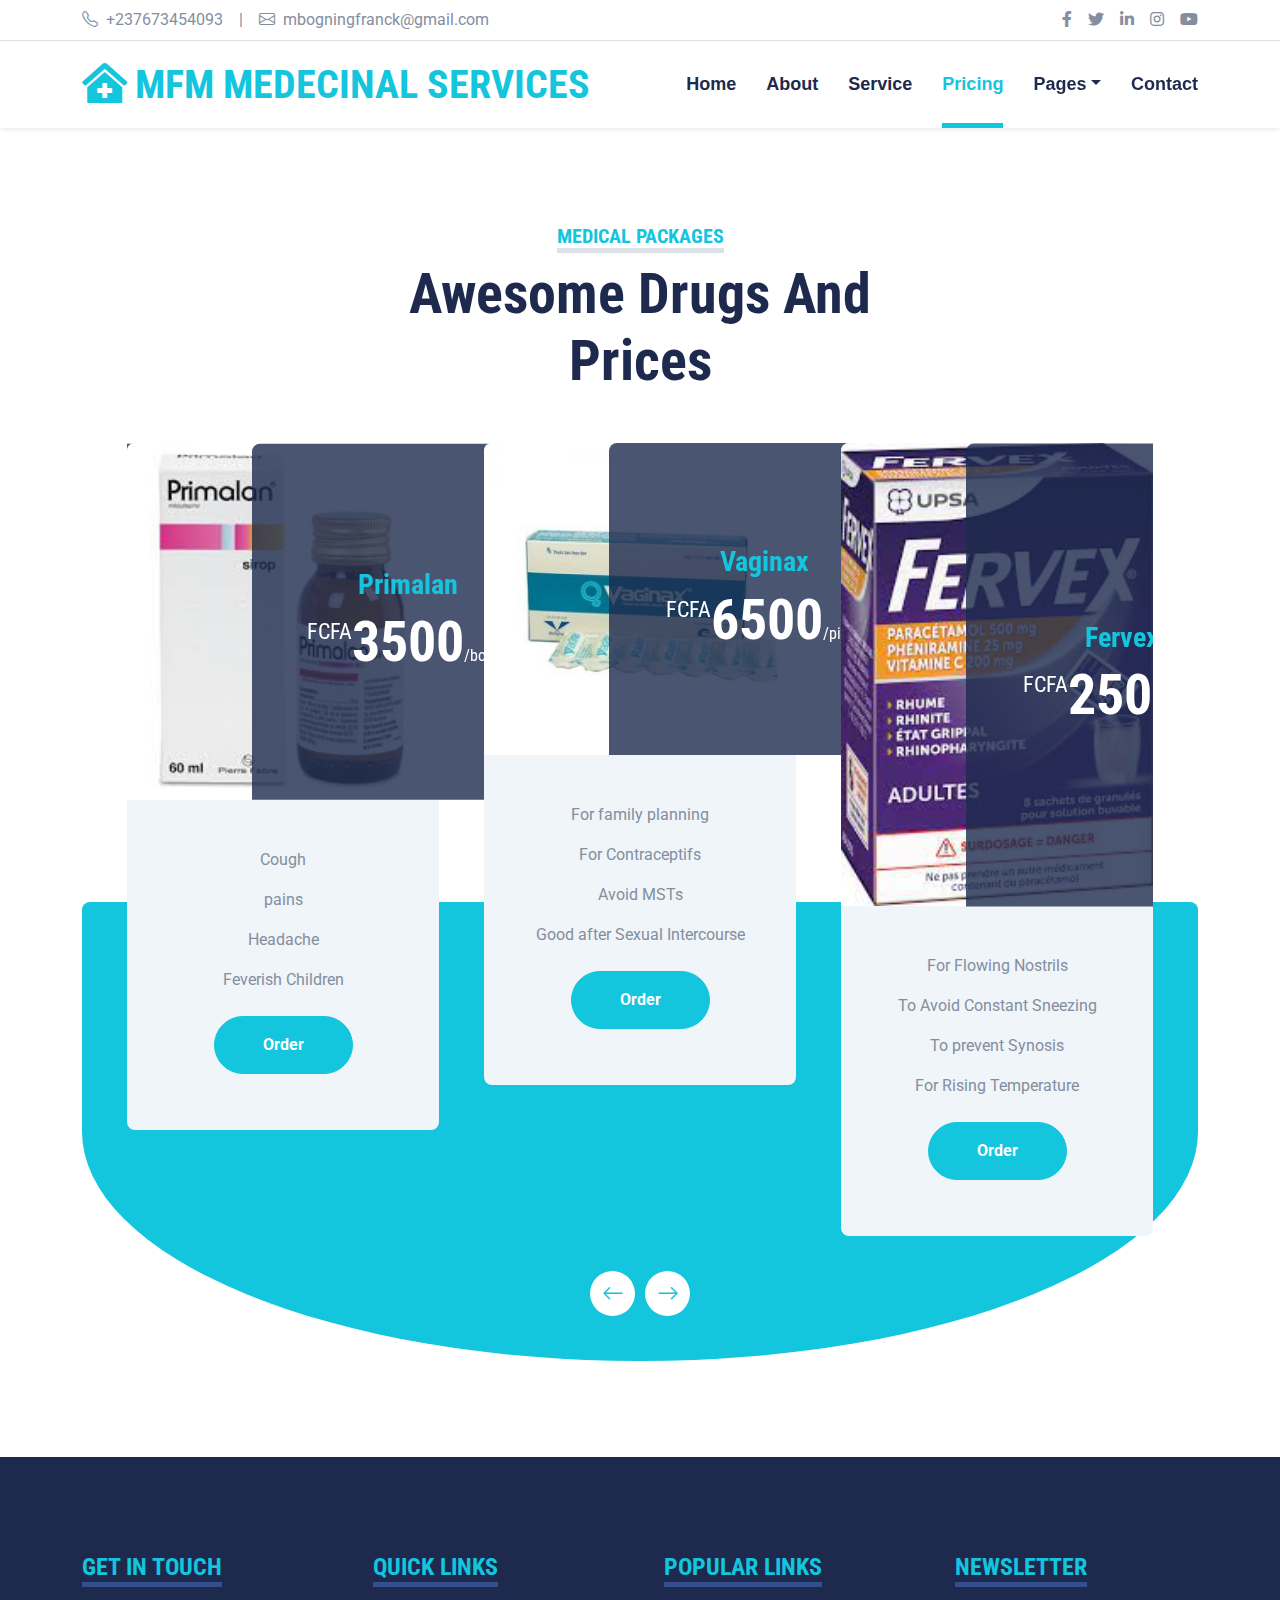
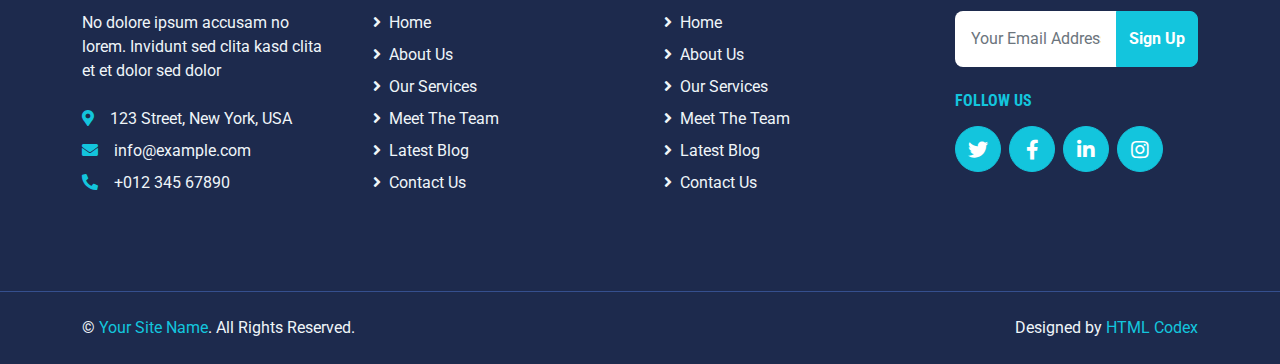
<file: price.html>
<!DOCTYPE html>
<html lang="en">

<head>
    <meta charset="utf-8">
    <title>MFM MEDECINAL SERVICES </title>
    <meta content="width=device-width, initial-scale=1.0" name="viewport">
    <meta content="Free HTML Templates" name="keywords">
    <meta content="Free HTML Templates" name="description">

    <!-- Favicon -->
    <link href="img/favicon.ico" rel="icon">

    <!-- Google Web Fonts -->
    <link rel="preconnect" href="https://fonts.gstatic.com">
    <link href="https://fonts.googleapis.com/css2?family=Roboto+Condensed:wght@400;700&family=Roboto:wght@400;700&display=swap" rel="stylesheet">  

    <!-- Icon Font Stylesheet -->
    <link href="https://cdnjs.cloudflare.com/ajax/libs/font-awesome/5.15.0/css/all.min.css" rel="stylesheet">
    <link href="https://cdn.jsdelivr.net/npm/bootstrap-icons@1.4.1/font/bootstrap-icons.css" rel="stylesheet">

    <!-- Libraries Stylesheet -->
    <link href="lib/owlcarousel/assets/owl.carousel.min.css" rel="stylesheet">
    <link href="lib/tempusdominus/css/tempusdominus-bootstrap-4.min.css" rel="stylesheet" />

    <!-- Customized Bootstrap Stylesheet -->
    <link href="css/bootstrap.min.css" rel="stylesheet">

    <!-- Template Stylesheet -->
    <link href="css/style.css" rel="stylesheet">
</head>

<body>
    <!-- Topbar Start -->
    <div class="container-fluid py-2 border-bottom d-none d-lg-block">
        <div class="container">
            <div class="row">
                <div class="col-md-6 text-center text-lg-start mb-2 mb-lg-0">
                    <div class="d-inline-flex align-items-center">
                        <a class="text-decoration-none text-body pe-3" href=""><i class="bi bi-telephone me-2"></i>+237673454093</a>
                        <span class="text-body">|</span>
                        <a class="text-decoration-none text-body px-3" href=""><i class="bi bi-envelope me-2"></i>mbogningfranck@gmail.com</a>
                    </div>
                </div>
                <div class="col-md-6 text-center text-lg-end">
                    <div class="d-inline-flex align-items-center">
                        <a class="text-body px-2" href="">
                            <i class="fab fa-facebook-f"></i>
                        </a>
                        <a class="text-body px-2" href="">
                            <i class="fab fa-twitter"></i>
                        </a>
                        <a class="text-body px-2" href="">
                            <i class="fab fa-linkedin-in"></i>
                        </a>
                        <a class="text-body px-2" href="">
                            <i class="fab fa-instagram"></i>
                        </a>
                        <a class="text-body ps-2" href="">
                            <i class="fab fa-youtube"></i>
                        </a>
                    </div>
                </div>
            </div>
        </div>
    </div>
    <!-- Topbar End -->


    <!-- Navbar Start -->
    <div class="container-fluid sticky-top bg-white shadow-sm mb-5">
        <div class="container">
            <nav class="navbar navbar-expand-lg bg-white navbar-light py-3 py-lg-0">
                <a href="index.html" class="navbar-brand">
                    <h1 class="m-0 text-uppercase text-primary"><i class="fa fa-clinic-medical me-2"></i>MFM Medecinal Services</h1>
                </a>
                <button class="navbar-toggler" type="button" data-bs-toggle="collapse" data-bs-target="#navbarCollapse">
                    <span class="navbar-toggler-icon"></span>
                </button>
                <div class="collapse navbar-collapse" id="navbarCollapse">
                    <div class="navbar-nav ms-auto py-0">
                        <a href="index.html" class="nav-item nav-link">Home</a>
                        <a href="about.html" class="nav-item nav-link">About</a>
                        <a href="service.html" class="nav-item nav-link">Service</a>
                        <a href="price.html" class="nav-item nav-link active">Pricing</a>
                        <div class="nav-item dropdown">
                            <a href="#" class="nav-link dropdown-toggle" data-bs-toggle="dropdown">Pages</a>
                            <div class="dropdown-menu m-0">
                                <a href="blog.html" class="dropdown-item">Blog Grid</a>
                                <a href="detail.html" class="dropdown-item">Blog Detail</a>
                                <a href="team.html" class="dropdown-item">The Team</a>
                                <a href="testimonial.html" class="dropdown-item">Testimonial</a>
                                <a href="appointment.html" class="dropdown-item">Appointment</a>
                                <a href="search.html" class="dropdown-item">Search</a>
                            </div>
                        </div>
                        <a href="contact.html" class="nav-item nav-link">Contact</a>
                    </div>
                </div>
            </nav>
        </div>
    </div>
    <!-- Navbar End -->


    <!-- Pricing Plan Start -->
    <div class="container-fluid py-5">
        <div class="container">
            <div class="text-center mx-auto mb-5" style="max-width: 500px;">
                <h5 class="d-inline-block text-primary text-uppercase border-bottom border-5">Medical Packages</h5>
                <h1 class="display-4">Awesome Drugs And Prices</h1>
            </div>
            <div class="owl-carousel price-carousel position-relative" style="padding: 0 45px 45px 45px;">
                <div class="bg-light rounded text-center">
                    <div class="position-relative">
                        <img class="img-fluid rounded-top" src="images (4).jfif" alt="">
                        <div class="position-absolute w-100 h-100 top-50 start-50 translate-middle rounded-top d-flex flex-column align-items-center justify-content-center" style="background: rgba(29, 42, 77, .8);">
                            <h3 class="text-primary">Primalan</h3>
                            <h1 class="display-4 text-white mb-0">
                                <small class="align-top fw-normal" style="font-size: 22px; line-height: 45px;">FCFA</small>3500<small class="align-bottom fw-normal" style="font-size: 16px; line-height: 40px;">/bottle</small>
                            </h1>
                        </div>
                    </div>
                    <div class="text-center py-5">
                       
                        
                        <p>Cough</p>
                        <p>pains</p>
                        <p>Headache</p>
                        <p>Feverish Children</p>
                        <a href="" class="btn btn-primary rounded-pill py-3 px-5 my-2">Order</a>
                    </div>
                </div>
                <div class="bg-light rounded text-center">
                    <div class="position-relative">
                        <img class="img-fluid rounded-top" src="300x300-vaginax-thuoc-dieu-tri-benh-nam-am-dao-hieu-qua-1620912483.jpg" alt="">
                        <div class="position-absolute w-100 h-100 top-50 start-50 translate-middle rounded-top d-flex flex-column align-items-center justify-content-center" style="background: rgba(29, 42, 77, .8);">
                            <h3 class="text-primary">Vaginax</h3>
                            <h1 class="display-4 text-white mb-0">
                                <small class="align-top fw-normal" style="font-size: 22px; line-height: 45px;">FCFA</small>6500<small class="align-bottom fw-normal" style="font-size: 16px; line-height: 40px;">/piece</small>
                            </h1>
                        </div>
                    </div>
                    <div class="text-center py-5">
                        <p>For family planning</p>
                        <p>For Contraceptifs</p>
                        <p>Avoid MSTs</p>
                        <p>Good after Sexual Intercourse</p>
                        <a href="" class="btn btn-primary rounded-pill py-3 px-5 my-2">Order</a>
                    </div>
                </div>
                <div class="bg-light rounded text-center">
                    <div class="position-relative">
                        <img class="img-fluid rounded-top" src="download (2).jfif" alt="">
                        <div class="position-absolute w-100 h-100 top-50 start-50 translate-middle rounded-top d-flex flex-column align-items-center justify-content-center" style="background: rgba(29, 42, 77, .8);">
                            <h3 class="text-primary">Fervex</h3>
                            <h1 class="display-4 text-white mb-0">
                                <small class="align-top fw-normal" style="font-size: 22px; line-height: 45px;">FCFA</small>2500<small class="align-bottom fw-normal" style="font-size: 16px; line-height: 40px;">/piece</small>
                            </h1>
                        </div>
                    </div>
                    <div class="text-center py-5">
                        <p>For Flowing Nostrils</p>
                        <p>To Avoid Constant Sneezing</p>
                        <p>To prevent Synosis</p>
                        <p>For Rising Temperature</p>
                        <a href="" class="btn btn-primary rounded-pill py-3 px-5 my-2">Order</a>
                    </div>
                </div>
                <div class="bg-light rounded text-center">
                    <div class="position-relative">
                        <img class="img-fluid rounded-top" src="download (1).jfif" alt="">
                        <div class="position-absolute w-100 h-100 top-50 start-50 translate-middle rounded-top d-flex flex-column align-items-center justify-content-center" style="background: rgba(29, 42, 77, .8);">
                            <h3 class="text-primary">Bimalaril Nourisson</h3>
                            <h1 class="display-4 text-white mb-0">
                                <small class="align-top fw-normal" style="font-size: 22px; line-height: 45px;">FCFA</small>7250<small class="align-bottom fw-normal" style="font-size: 16px; line-height: 40px;">/piece</small>
                            </h1>
                        </div>
                    </div>
                    <div class="text-center py-5">
                        <p>For Stoomachache</p>
                        <p>For Constipated Children</p>
                        <p>Relief From Pain</p>
                        <p>Fortifies Immune System </p>
                        <a href="" class="btn btn-primary rounded-pill py-3 px-5 my-2">Order</a>
                    </div>
                </div>
                
                <div class="bg-light rounded text-center">
                    <div class="position-relative">
                        <img class="img-fluid rounded-top" src="download (3).jfif" alt="">
                        <div class="position-absolute w-100 h-100 top-50 start-50 translate-middle rounded-top d-flex flex-column align-items-center justify-content-center" style="background: rgba(29, 42, 77, .8);">
                            <h3 class="text-primary">clocin</h3>
                            <h1 class="display-4 text-white mb-0">
                                <small class="align-top fw-normal" style="font-size: 22px; line-height: 45px;">FCFA</small>9950<small class="align-bottom fw-normal" style="font-size: 16px; line-height: 40px;">/piece</small>
                            </h1>
                        </div>
                    </div>
                    <div class="text-center py-5">
                        <p>To Rekief From Pain</p>
                        <p>To Avoid Constipation </p>
                        <p>Fortify The Immune System</p>
                        <p>Provides The Body With Energy</p>
                        <a href="" class="btn btn-primary rounded-pill py-3 px-5 my-2">Order</a>
                    </div>
                </div>
            </div>
        </div>
    </div>
    <!-- Pricing Plan End -->


    <!-- Footer Start -->
    <div class="container-fluid bg-dark text-light mt-5 py-5">
        <div class="container py-5">
            <div class="row g-5">
                <div class="col-lg-3 col-md-6">
                    <h4 class="d-inline-block text-primary text-uppercase border-bottom border-5 border-secondary mb-4">Get In Touch</h4>
                    <p class="mb-4">No dolore ipsum accusam no lorem. Invidunt sed clita kasd clita et et dolor sed dolor</p>
                    <p class="mb-2"><i class="fa fa-map-marker-alt text-primary me-3"></i>123 Street, New York, USA</p>
                    <p class="mb-2"><i class="fa fa-envelope text-primary me-3"></i>info@example.com</p>
                    <p class="mb-0"><i class="fa fa-phone-alt text-primary me-3"></i>+012 345 67890</p>
                </div>
                <div class="col-lg-3 col-md-6">
                    <h4 class="d-inline-block text-primary text-uppercase border-bottom border-5 border-secondary mb-4">Quick Links</h4>
                    <div class="d-flex flex-column justify-content-start">
                        <a class="text-light mb-2" href="#"><i class="fa fa-angle-right me-2"></i>Home</a>
                        <a class="text-light mb-2" href="#"><i class="fa fa-angle-right me-2"></i>About Us</a>
                        <a class="text-light mb-2" href="#"><i class="fa fa-angle-right me-2"></i>Our Services</a>
                        <a class="text-light mb-2" href="#"><i class="fa fa-angle-right me-2"></i>Meet The Team</a>
                        <a class="text-light mb-2" href="#"><i class="fa fa-angle-right me-2"></i>Latest Blog</a>
                        <a class="text-light" href="#"><i class="fa fa-angle-right me-2"></i>Contact Us</a>
                    </div>
                </div>
                <div class="col-lg-3 col-md-6">
                    <h4 class="d-inline-block text-primary text-uppercase border-bottom border-5 border-secondary mb-4">Popular Links</h4>
                    <div class="d-flex flex-column justify-content-start">
                        <a class="text-light mb-2" href="#"><i class="fa fa-angle-right me-2"></i>Home</a>
                        <a class="text-light mb-2" href="#"><i class="fa fa-angle-right me-2"></i>About Us</a>
                        <a class="text-light mb-2" href="#"><i class="fa fa-angle-right me-2"></i>Our Services</a>
                        <a class="text-light mb-2" href="#"><i class="fa fa-angle-right me-2"></i>Meet The Team</a>
                        <a class="text-light mb-2" href="#"><i class="fa fa-angle-right me-2"></i>Latest Blog</a>
                        <a class="text-light" href="#"><i class="fa fa-angle-right me-2"></i>Contact Us</a>
                    </div>
                </div>
                <div class="col-lg-3 col-md-6">
                    <h4 class="d-inline-block text-primary text-uppercase border-bottom border-5 border-secondary mb-4">Newsletter</h4>
                    <form action="">
                        <div class="input-group">
                            <input type="text" class="form-control p-3 border-0" placeholder="Your Email Address">
                            <button class="btn btn-primary">Sign Up</button>
                        </div>
                    </form>
                    <h6 class="text-primary text-uppercase mt-4 mb-3">Follow Us</h6>
                    <div class="d-flex">
                        <a class="btn btn-lg btn-primary btn-lg-square rounded-circle me-2" href="#"><i class="fab fa-twitter"></i></a>
                        <a class="btn btn-lg btn-primary btn-lg-square rounded-circle me-2" href="#"><i class="fab fa-facebook-f"></i></a>
                        <a class="btn btn-lg btn-primary btn-lg-square rounded-circle me-2" href="#"><i class="fab fa-linkedin-in"></i></a>
                        <a class="btn btn-lg btn-primary btn-lg-square rounded-circle" href="#"><i class="fab fa-instagram"></i></a>
                    </div>
                </div>
            </div>
        </div>
    </div>
    <div class="container-fluid bg-dark text-light border-top border-secondary py-4">
        <div class="container">
            <div class="row g-5">
                <div class="col-md-6 text-center text-md-start">
                    <p class="mb-md-0">&copy; <a class="text-primary" href="#">Your Site Name</a>. All Rights Reserved.</p>
                </div>
                <div class="col-md-6 text-center text-md-end">
                    <p class="mb-0">Designed by <a class="text-primary" href="https://htmlcodex.com">HTML Codex</a></p>
                </div>
            </div>
        </div>
    </div>
    <!-- Footer End -->


    <!-- Back to Top -->
    <a href="#" class="btn btn-lg btn-primary btn-lg-square back-to-top"><i class="bi bi-arrow-up"></i></a>


    <!-- JavaScript Libraries -->
    <script src="https://code.jquery.com/jquery-3.4.1.min.js"></script>
    <script src="https://cdn.jsdelivr.net/npm/bootstrap@5.0.0/dist/js/bootstrap.bundle.min.js"></script>
    <script src="lib/easing/easing.min.js"></script>
    <script src="lib/waypoints/waypoints.min.js"></script>
    <script src="lib/owlcarousel/owl.carousel.min.js"></script>
    <script src="lib/tempusdominus/js/moment.min.js"></script>
    <script src="lib/tempusdominus/js/moment-timezone.min.js"></script>
    <script src="lib/tempusdominus/js/tempusdominus-bootstrap-4.min.js"></script>

    <!-- Template Javascript -->
    <script src="js/main.js"></script>
</body>

</html>
</file>
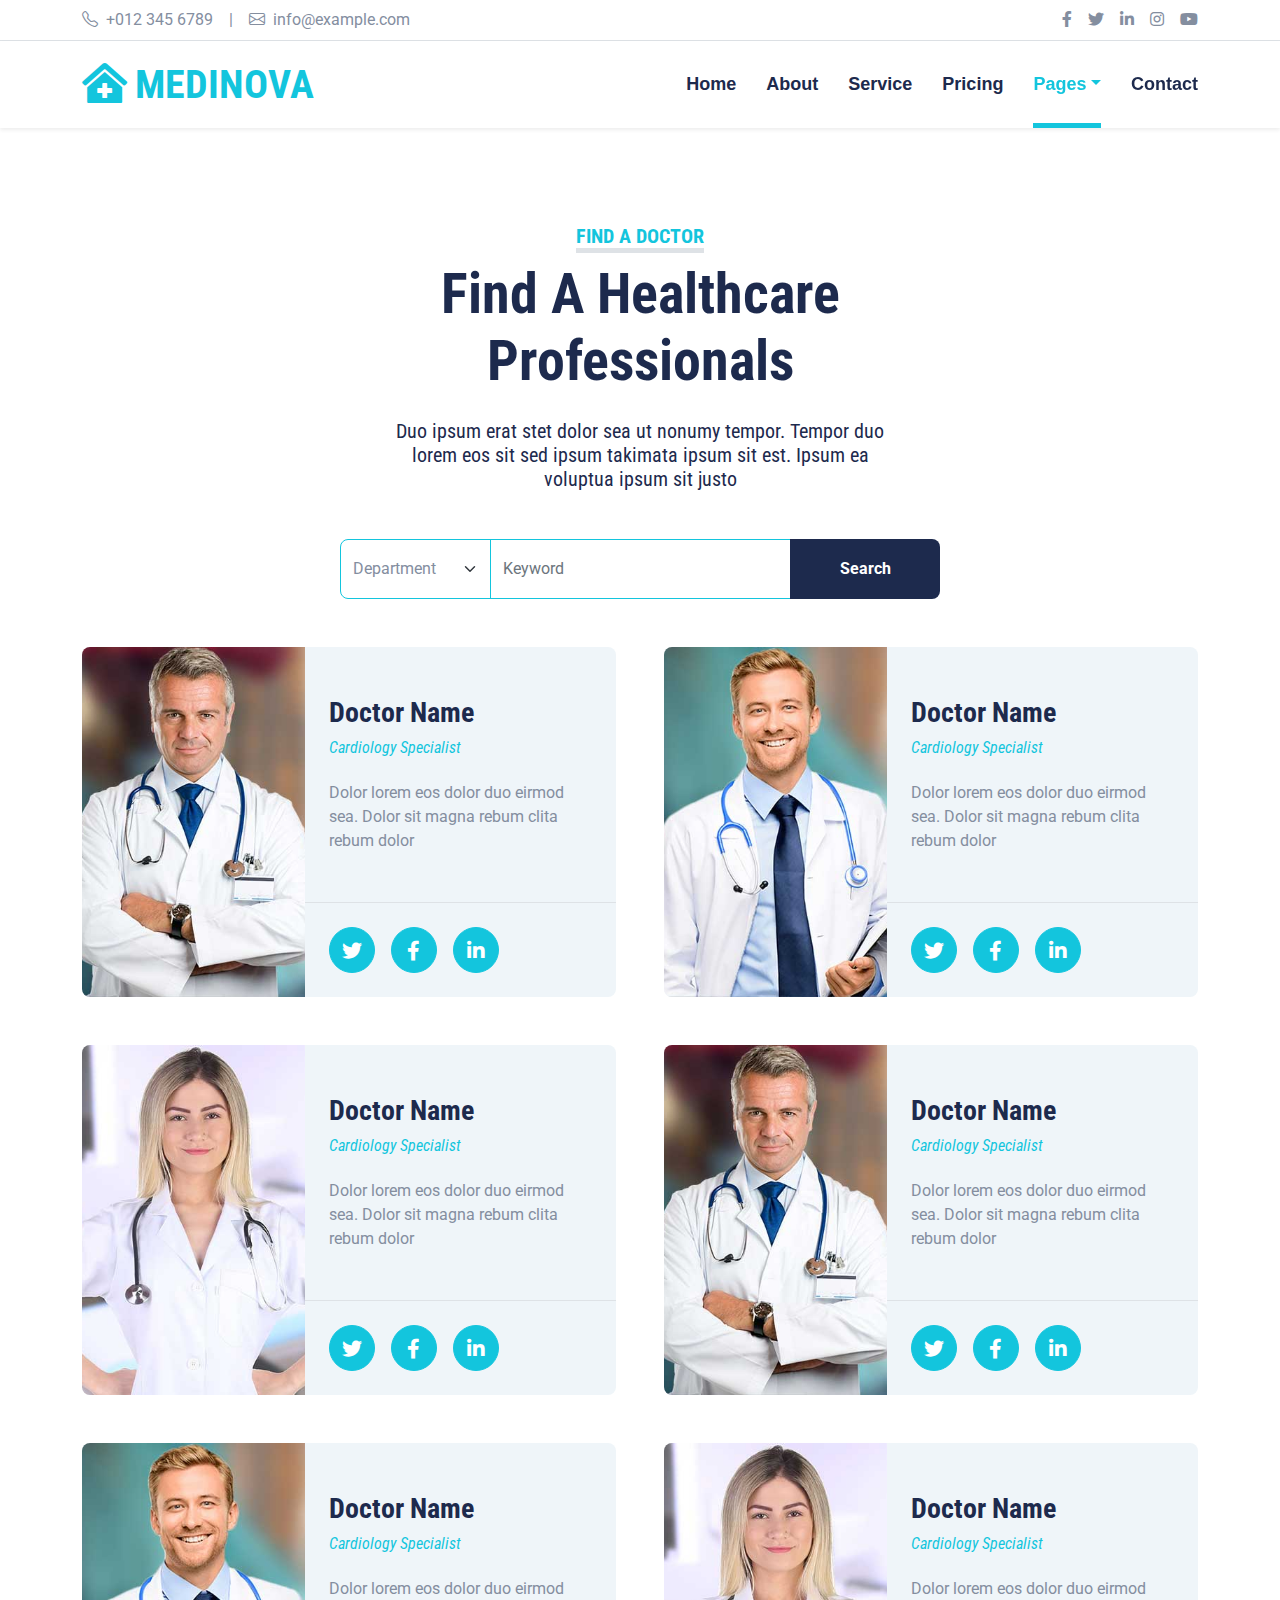
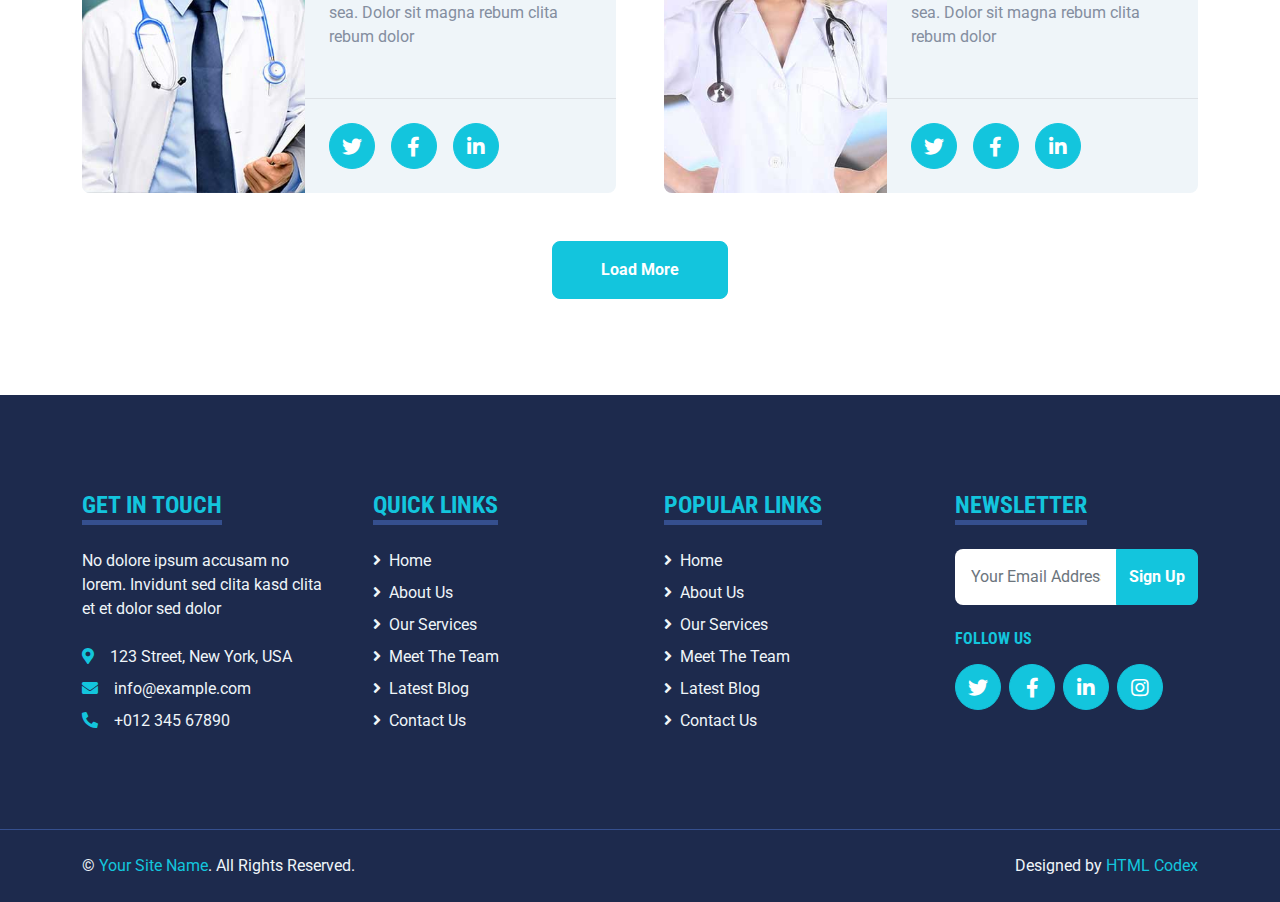
<file: search.html>
<!DOCTYPE html>
<html lang="en">

<head>
    <meta charset="utf-8">
    <title>MEDINOVA - Hospital Website Template</title>
    <meta content="width=device-width, initial-scale=1.0" name="viewport">
    <meta content="Free HTML Templates" name="keywords">
    <meta content="Free HTML Templates" name="description">

    <!-- Favicon -->
    <link href="img/favicon.ico" rel="icon">

    <!-- Google Web Fonts -->
    <link rel="preconnect" href="https://fonts.gstatic.com">
    <link href="https://fonts.googleapis.com/css2?family=Roboto+Condensed:wght@400;700&family=Roboto:wght@400;700&display=swap" rel="stylesheet">  

    <!-- Icon Font Stylesheet -->
    <link href="https://cdnjs.cloudflare.com/ajax/libs/font-awesome/5.15.0/css/all.min.css" rel="stylesheet">
    <link href="https://cdn.jsdelivr.net/npm/bootstrap-icons@1.4.1/font/bootstrap-icons.css" rel="stylesheet">

    <!-- Libraries Stylesheet -->
    <link href="lib/owlcarousel/assets/owl.carousel.min.css" rel="stylesheet">
    <link href="lib/tempusdominus/css/tempusdominus-bootstrap-4.min.css" rel="stylesheet" />

    <!-- Customized Bootstrap Stylesheet -->
    <link href="css/bootstrap.min.css" rel="stylesheet">

    <!-- Template Stylesheet -->
    <link href="css/style.css" rel="stylesheet">
</head>

<body>
    <!-- Topbar Start -->
    <div class="container-fluid py-2 border-bottom d-none d-lg-block">
        <div class="container">
            <div class="row">
                <div class="col-md-6 text-center text-lg-start mb-2 mb-lg-0">
                    <div class="d-inline-flex align-items-center">
                        <a class="text-decoration-none text-body pe-3" href=""><i class="bi bi-telephone me-2"></i>+012 345 6789</a>
                        <span class="text-body">|</span>
                        <a class="text-decoration-none text-body px-3" href=""><i class="bi bi-envelope me-2"></i>info@example.com</a>
                    </div>
                </div>
                <div class="col-md-6 text-center text-lg-end">
                    <div class="d-inline-flex align-items-center">
                        <a class="text-body px-2" href="">
                            <i class="fab fa-facebook-f"></i>
                        </a>
                        <a class="text-body px-2" href="">
                            <i class="fab fa-twitter"></i>
                        </a>
                        <a class="text-body px-2" href="">
                            <i class="fab fa-linkedin-in"></i>
                        </a>
                        <a class="text-body px-2" href="">
                            <i class="fab fa-instagram"></i>
                        </a>
                        <a class="text-body ps-2" href="">
                            <i class="fab fa-youtube"></i>
                        </a>
                    </div>
                </div>
            </div>
        </div>
    </div>
    <!-- Topbar End -->


    <!-- Navbar Start -->
    <div class="container-fluid sticky-top bg-white shadow-sm mb-5">
        <div class="container">
            <nav class="navbar navbar-expand-lg bg-white navbar-light py-3 py-lg-0">
                <a href="index.html" class="navbar-brand">
                    <h1 class="m-0 text-uppercase text-primary"><i class="fa fa-clinic-medical me-2"></i>Medinova</h1>
                </a>
                <button class="navbar-toggler" type="button" data-bs-toggle="collapse" data-bs-target="#navbarCollapse">
                    <span class="navbar-toggler-icon"></span>
                </button>
                <div class="collapse navbar-collapse" id="navbarCollapse">
                    <div class="navbar-nav ms-auto py-0">
                        <a href="index.html" class="nav-item nav-link">Home</a>
                        <a href="about.html" class="nav-item nav-link">About</a>
                        <a href="service.html" class="nav-item nav-link">Service</a>
                        <a href="price.html" class="nav-item nav-link">Pricing</a>
                        <div class="nav-item dropdown">
                            <a href="#" class="nav-link dropdown-toggle active" data-bs-toggle="dropdown">Pages</a>
                            <div class="dropdown-menu m-0">
                                <a href="blog.html" class="dropdown-item">Blog Grid</a>
                                <a href="detail.html" class="dropdown-item">Blog Detail</a>
                                <a href="team.html" class="dropdown-item">The Team</a>
                                <a href="testimonial.html" class="dropdown-item">Testimonial</a>
                                <a href="appointment.html" class="dropdown-item">Appointment</a>
                                <a href="search.html" class="dropdown-item active">Search</a>
                            </div>
                        </div>
                        <a href="contact.html" class="nav-item nav-link">Contact</a>
                    </div>
                </div>
            </nav>
        </div>
    </div>
    <!-- Navbar End -->


    <!-- Search Start -->
    <div class="container-fluid pt-5">
        <div class="container">
            <div class="text-center mx-auto mb-5" style="max-width: 500px;">
                <h5 class="d-inline-block text-primary text-uppercase border-bottom border-5">Find A Doctor</h5>
                <h1 class="display-4 mb-4">Find A Healthcare Professionals</h1>
                <h5 class="fw-normal">Duo ipsum erat stet dolor sea ut nonumy tempor. Tempor duo lorem eos sit sed ipsum takimata ipsum sit est. Ipsum ea voluptua ipsum sit justo</h5>
            </div>
            <div class="mx-auto" style="width: 100%; max-width: 600px;">
                <div class="input-group">
                    <select class="form-select border-primary w-25" style="height: 60px;">
                        <option selected>Department</option>
                        <option value="1">Department 1</option>
                        <option value="2">Department 2</option>
                        <option value="3">Department 3</option>
                    </select>
                    <input type="text" class="form-control border-primary w-50" placeholder="Keyword">
                    <button class="btn btn-dark border-0 w-25">Search</button>
                </div>
            </div>
        </div>
    </div>
    <!-- Search End -->


    <!-- Search Result Start -->
    <div class="container-fluid py-5">
        <div class="container">
            <div class="row g-5">
                <div class="col-lg-6 team-item">
                    <div class="row g-0 bg-light rounded overflow-hidden">
                        <div class="col-12 col-sm-5 h-100">
                            <img class="img-fluid h-100" src="img/team-1.jpg" style="object-fit: cover;">
                        </div>
                        <div class="col-12 col-sm-7 h-100 d-flex flex-column">
                            <div class="mt-auto p-4">
                                <h3>Doctor Name</h3>
                                <h6 class="fw-normal fst-italic text-primary mb-4">Cardiology Specialist</h6>
                                <p class="m-0">Dolor lorem eos dolor duo eirmod sea. Dolor sit magna rebum clita rebum dolor</p>
                            </div>
                            <div class="d-flex mt-auto border-top p-4">
                                <a class="btn btn-lg btn-primary btn-lg-square rounded-circle me-3" href="#"><i class="fab fa-twitter"></i></a>
                                <a class="btn btn-lg btn-primary btn-lg-square rounded-circle me-3" href="#"><i class="fab fa-facebook-f"></i></a>
                                <a class="btn btn-lg btn-primary btn-lg-square rounded-circle" href="#"><i class="fab fa-linkedin-in"></i></a>
                            </div>
                        </div>
                    </div>
                </div>
                <div class="col-lg-6 team-item">
                    <div class="row g-0 bg-light rounded overflow-hidden">
                        <div class="col-12 col-sm-5 h-100">
                            <img class="img-fluid h-100" src="img/team-2.jpg" style="object-fit: cover;">
                        </div>
                        <div class="col-12 col-sm-7 h-100 d-flex flex-column">
                            <div class="mt-auto p-4">
                                <h3>Doctor Name</h3>
                                <h6 class="fw-normal fst-italic text-primary mb-4">Cardiology Specialist</h6>
                                <p class="m-0">Dolor lorem eos dolor duo eirmod sea. Dolor sit magna rebum clita rebum dolor</p>
                            </div>
                            <div class="d-flex mt-auto border-top p-4">
                                <a class="btn btn-lg btn-primary btn-lg-square rounded-circle me-3" href="#"><i class="fab fa-twitter"></i></a>
                                <a class="btn btn-lg btn-primary btn-lg-square rounded-circle me-3" href="#"><i class="fab fa-facebook-f"></i></a>
                                <a class="btn btn-lg btn-primary btn-lg-square rounded-circle" href="#"><i class="fab fa-linkedin-in"></i></a>
                            </div>
                        </div>
                    </div>
                </div>
                <div class="col-lg-6 team-item">
                    <div class="row g-0 bg-light rounded overflow-hidden">
                        <div class="col-12 col-sm-5 h-100">
                            <img class="img-fluid h-100" src="img/team-3.jpg" style="object-fit: cover;">
                        </div>
                        <div class="col-12 col-sm-7 h-100 d-flex flex-column">
                            <div class="mt-auto p-4">
                                <h3>Doctor Name</h3>
                                <h6 class="fw-normal fst-italic text-primary mb-4">Cardiology Specialist</h6>
                                <p class="m-0">Dolor lorem eos dolor duo eirmod sea. Dolor sit magna rebum clita rebum dolor</p>
                            </div>
                            <div class="d-flex mt-auto border-top p-4">
                                <a class="btn btn-lg btn-primary btn-lg-square rounded-circle me-3" href="#"><i class="fab fa-twitter"></i></a>
                                <a class="btn btn-lg btn-primary btn-lg-square rounded-circle me-3" href="#"><i class="fab fa-facebook-f"></i></a>
                                <a class="btn btn-lg btn-primary btn-lg-square rounded-circle" href="#"><i class="fab fa-linkedin-in"></i></a>
                            </div>
                        </div>
                    </div>
                </div>
                <div class="col-lg-6 team-item">
                    <div class="row g-0 bg-light rounded overflow-hidden">
                        <div class="col-12 col-sm-5 h-100">
                            <img class="img-fluid h-100" src="img/team-1.jpg" style="object-fit: cover;">
                        </div>
                        <div class="col-12 col-sm-7 h-100 d-flex flex-column">
                            <div class="mt-auto p-4">
                                <h3>Doctor Name</h3>
                                <h6 class="fw-normal fst-italic text-primary mb-4">Cardiology Specialist</h6>
                                <p class="m-0">Dolor lorem eos dolor duo eirmod sea. Dolor sit magna rebum clita rebum dolor</p>
                            </div>
                            <div class="d-flex mt-auto border-top p-4">
                                <a class="btn btn-lg btn-primary btn-lg-square rounded-circle me-3" href="#"><i class="fab fa-twitter"></i></a>
                                <a class="btn btn-lg btn-primary btn-lg-square rounded-circle me-3" href="#"><i class="fab fa-facebook-f"></i></a>
                                <a class="btn btn-lg btn-primary btn-lg-square rounded-circle" href="#"><i class="fab fa-linkedin-in"></i></a>
                            </div>
                        </div>
                    </div>
                </div>
                <div class="col-lg-6 team-item">
                    <div class="row g-0 bg-light rounded overflow-hidden">
                        <div class="col-12 col-sm-5 h-100">
                            <img class="img-fluid h-100" src="img/team-2.jpg" style="object-fit: cover;">
                        </div>
                        <div class="col-12 col-sm-7 h-100 d-flex flex-column">
                            <div class="mt-auto p-4">
                                <h3>Doctor Name</h3>
                                <h6 class="fw-normal fst-italic text-primary mb-4">Cardiology Specialist</h6>
                                <p class="m-0">Dolor lorem eos dolor duo eirmod sea. Dolor sit magna rebum clita rebum dolor</p>
                            </div>
                            <div class="d-flex mt-auto border-top p-4">
                                <a class="btn btn-lg btn-primary btn-lg-square rounded-circle me-3" href="#"><i class="fab fa-twitter"></i></a>
                                <a class="btn btn-lg btn-primary btn-lg-square rounded-circle me-3" href="#"><i class="fab fa-facebook-f"></i></a>
                                <a class="btn btn-lg btn-primary btn-lg-square rounded-circle" href="#"><i class="fab fa-linkedin-in"></i></a>
                            </div>
                        </div>
                    </div>
                </div>
                <div class="col-lg-6 team-item">
                    <div class="row g-0 bg-light rounded overflow-hidden">
                        <div class="col-12 col-sm-5 h-100">
                            <img class="img-fluid h-100" src="img/team-3.jpg" style="object-fit: cover;">
                        </div>
                        <div class="col-12 col-sm-7 h-100 d-flex flex-column">
                            <div class="mt-auto p-4">
                                <h3>Doctor Name</h3>
                                <h6 class="fw-normal fst-italic text-primary mb-4">Cardiology Specialist</h6>
                                <p class="m-0">Dolor lorem eos dolor duo eirmod sea. Dolor sit magna rebum clita rebum dolor</p>
                            </div>
                            <div class="d-flex mt-auto border-top p-4">
                                <a class="btn btn-lg btn-primary btn-lg-square rounded-circle me-3" href="#"><i class="fab fa-twitter"></i></a>
                                <a class="btn btn-lg btn-primary btn-lg-square rounded-circle me-3" href="#"><i class="fab fa-facebook-f"></i></a>
                                <a class="btn btn-lg btn-primary btn-lg-square rounded-circle" href="#"><i class="fab fa-linkedin-in"></i></a>
                            </div>
                        </div>
                    </div>
                </div>
                <div class="col-12 text-center">
                    <button class="btn btn-primary py-3 px-5">Load More</button>
                </div>
            </div>
        </div>
    </div>
    <!-- Search Result End -->


    <!-- Footer Start -->
    <div class="container-fluid bg-dark text-light mt-5 py-5">
        <div class="container py-5">
            <div class="row g-5">
                <div class="col-lg-3 col-md-6">
                    <h4 class="d-inline-block text-primary text-uppercase border-bottom border-5 border-secondary mb-4">Get In Touch</h4>
                    <p class="mb-4">No dolore ipsum accusam no lorem. Invidunt sed clita kasd clita et et dolor sed dolor</p>
                    <p class="mb-2"><i class="fa fa-map-marker-alt text-primary me-3"></i>123 Street, New York, USA</p>
                    <p class="mb-2"><i class="fa fa-envelope text-primary me-3"></i>info@example.com</p>
                    <p class="mb-0"><i class="fa fa-phone-alt text-primary me-3"></i>+012 345 67890</p>
                </div>
                <div class="col-lg-3 col-md-6">
                    <h4 class="d-inline-block text-primary text-uppercase border-bottom border-5 border-secondary mb-4">Quick Links</h4>
                    <div class="d-flex flex-column justify-content-start">
                        <a class="text-light mb-2" href="#"><i class="fa fa-angle-right me-2"></i>Home</a>
                        <a class="text-light mb-2" href="#"><i class="fa fa-angle-right me-2"></i>About Us</a>
                        <a class="text-light mb-2" href="#"><i class="fa fa-angle-right me-2"></i>Our Services</a>
                        <a class="text-light mb-2" href="#"><i class="fa fa-angle-right me-2"></i>Meet The Team</a>
                        <a class="text-light mb-2" href="#"><i class="fa fa-angle-right me-2"></i>Latest Blog</a>
                        <a class="text-light" href="#"><i class="fa fa-angle-right me-2"></i>Contact Us</a>
                    </div>
                </div>
                <div class="col-lg-3 col-md-6">
                    <h4 class="d-inline-block text-primary text-uppercase border-bottom border-5 border-secondary mb-4">Popular Links</h4>
                    <div class="d-flex flex-column justify-content-start">
                        <a class="text-light mb-2" href="#"><i class="fa fa-angle-right me-2"></i>Home</a>
                        <a class="text-light mb-2" href="#"><i class="fa fa-angle-right me-2"></i>About Us</a>
                        <a class="text-light mb-2" href="#"><i class="fa fa-angle-right me-2"></i>Our Services</a>
                        <a class="text-light mb-2" href="#"><i class="fa fa-angle-right me-2"></i>Meet The Team</a>
                        <a class="text-light mb-2" href="#"><i class="fa fa-angle-right me-2"></i>Latest Blog</a>
                        <a class="text-light" href="#"><i class="fa fa-angle-right me-2"></i>Contact Us</a>
                    </div>
                </div>
                <div class="col-lg-3 col-md-6">
                    <h4 class="d-inline-block text-primary text-uppercase border-bottom border-5 border-secondary mb-4">Newsletter</h4>
                    <form action="">
                        <div class="input-group">
                            <input type="text" class="form-control p-3 border-0" placeholder="Your Email Address">
                            <button class="btn btn-primary">Sign Up</button>
                        </div>
                    </form>
                    <h6 class="text-primary text-uppercase mt-4 mb-3">Follow Us</h6>
                    <div class="d-flex">
                        <a class="btn btn-lg btn-primary btn-lg-square rounded-circle me-2" href="#"><i class="fab fa-twitter"></i></a>
                        <a class="btn btn-lg btn-primary btn-lg-square rounded-circle me-2" href="#"><i class="fab fa-facebook-f"></i></a>
                        <a class="btn btn-lg btn-primary btn-lg-square rounded-circle me-2" href="#"><i class="fab fa-linkedin-in"></i></a>
                        <a class="btn btn-lg btn-primary btn-lg-square rounded-circle" href="#"><i class="fab fa-instagram"></i></a>
                    </div>
                </div>
            </div>
        </div>
    </div>
    <div class="container-fluid bg-dark text-light border-top border-secondary py-4">
        <div class="container">
            <div class="row g-5">
                <div class="col-md-6 text-center text-md-start">
                    <p class="mb-md-0">&copy; <a class="text-primary" href="#">Your Site Name</a>. All Rights Reserved.</p>
                </div>
                <div class="col-md-6 text-center text-md-end">
                    <p class="mb-0">Designed by <a class="text-primary" href="https://htmlcodex.com">HTML Codex</a></p>
                </div>
            </div>
        </div>
    </div>
    <!-- Footer End -->


    <!-- Back to Top -->
    <a href="#" class="btn btn-lg btn-primary btn-lg-square back-to-top"><i class="bi bi-arrow-up"></i></a>


    <!-- JavaScript Libraries -->
    <script src="https://code.jquery.com/jquery-3.4.1.min.js"></script>
    <script src="https://cdn.jsdelivr.net/npm/bootstrap@5.0.0/dist/js/bootstrap.bundle.min.js"></script>
    <script src="lib/easing/easing.min.js"></script>
    <script src="lib/waypoints/waypoints.min.js"></script>
    <script src="lib/owlcarousel/owl.carousel.min.js"></script>
    <script src="lib/tempusdominus/js/moment.min.js"></script>
    <script src="lib/tempusdominus/js/moment-timezone.min.js"></script>
    <script src="lib/tempusdominus/js/tempusdominus-bootstrap-4.min.js"></script>

    <!-- Template Javascript -->
    <script src="js/main.js"></script>
</body>

</html>
</file>
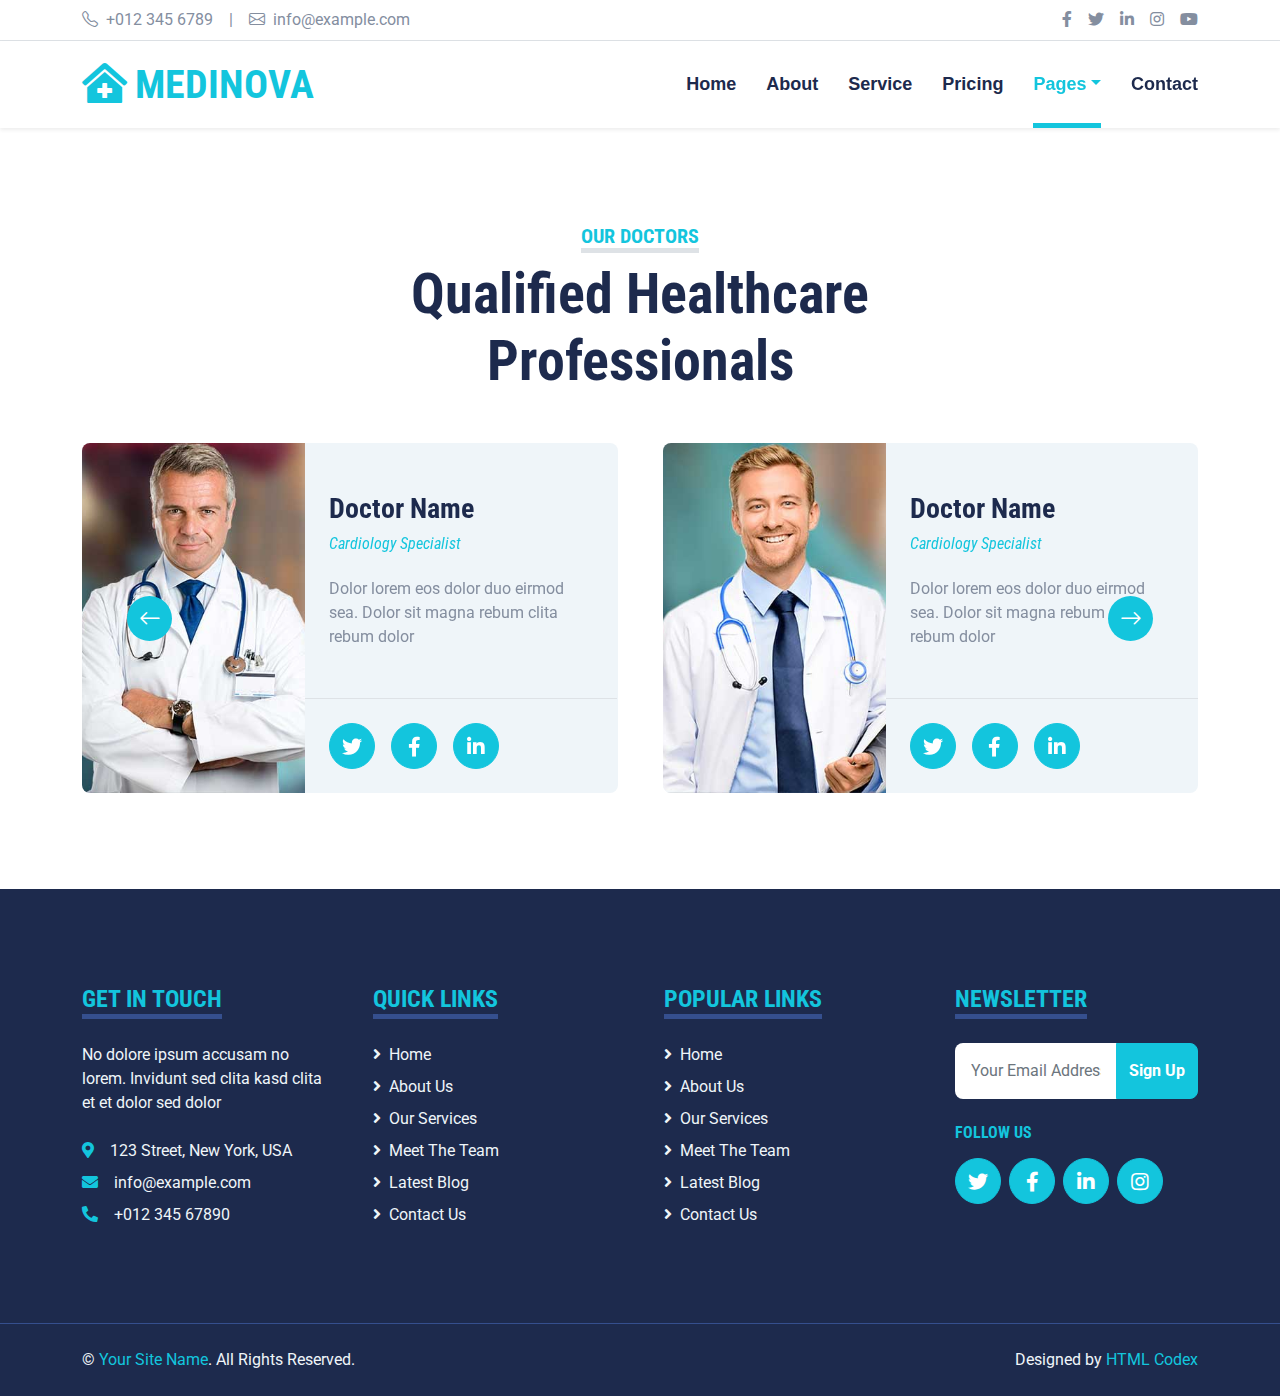
<file: team.html>
<!DOCTYPE html>
<html lang="en">

<head>
    <meta charset="utf-8">
    <title>MEDINOVA - Hospital Website Template</title>
    <meta content="width=device-width, initial-scale=1.0" name="viewport">
    <meta content="Free HTML Templates" name="keywords">
    <meta content="Free HTML Templates" name="description">

    <!-- Favicon -->
    <link href="img/favicon.ico" rel="icon">

    <!-- Google Web Fonts -->
    <link rel="preconnect" href="https://fonts.gstatic.com">
    <link href="https://fonts.googleapis.com/css2?family=Roboto+Condensed:wght@400;700&family=Roboto:wght@400;700&display=swap" rel="stylesheet">  

    <!-- Icon Font Stylesheet -->
    <link href="https://cdnjs.cloudflare.com/ajax/libs/font-awesome/5.15.0/css/all.min.css" rel="stylesheet">
    <link href="https://cdn.jsdelivr.net/npm/bootstrap-icons@1.4.1/font/bootstrap-icons.css" rel="stylesheet">

    <!-- Libraries Stylesheet -->
    <link href="lib/owlcarousel/assets/owl.carousel.min.css" rel="stylesheet">
    <link href="lib/tempusdominus/css/tempusdominus-bootstrap-4.min.css" rel="stylesheet" />

    <!-- Customized Bootstrap Stylesheet -->
    <link href="css/bootstrap.min.css" rel="stylesheet">

    <!-- Template Stylesheet -->
    <link href="css/style.css" rel="stylesheet">
</head>

<body>
    <!-- Topbar Start -->
    <div class="container-fluid py-2 border-bottom d-none d-lg-block">
        <div class="container">
            <div class="row">
                <div class="col-md-6 text-center text-lg-start mb-2 mb-lg-0">
                    <div class="d-inline-flex align-items-center">
                        <a class="text-decoration-none text-body pe-3" href=""><i class="bi bi-telephone me-2"></i>+012 345 6789</a>
                        <span class="text-body">|</span>
                        <a class="text-decoration-none text-body px-3" href=""><i class="bi bi-envelope me-2"></i>info@example.com</a>
                    </div>
                </div>
                <div class="col-md-6 text-center text-lg-end">
                    <div class="d-inline-flex align-items-center">
                        <a class="text-body px-2" href="">
                            <i class="fab fa-facebook-f"></i>
                        </a>
                        <a class="text-body px-2" href="">
                            <i class="fab fa-twitter"></i>
                        </a>
                        <a class="text-body px-2" href="">
                            <i class="fab fa-linkedin-in"></i>
                        </a>
                        <a class="text-body px-2" href="">
                            <i class="fab fa-instagram"></i>
                        </a>
                        <a class="text-body ps-2" href="">
                            <i class="fab fa-youtube"></i>
                        </a>
                    </div>
                </div>
            </div>
        </div>
    </div>
    <!-- Topbar End -->


    <!-- Navbar Start -->
    <div class="container-fluid sticky-top bg-white shadow-sm mb-5">
        <div class="container">
            <nav class="navbar navbar-expand-lg bg-white navbar-light py-3 py-lg-0">
                <a href="index.html" class="navbar-brand">
                    <h1 class="m-0 text-uppercase text-primary"><i class="fa fa-clinic-medical me-2"></i>Medinova</h1>
                </a>
                <button class="navbar-toggler" type="button" data-bs-toggle="collapse" data-bs-target="#navbarCollapse">
                    <span class="navbar-toggler-icon"></span>
                </button>
                <div class="collapse navbar-collapse" id="navbarCollapse">
                    <div class="navbar-nav ms-auto py-0">
                        <a href="index.html" class="nav-item nav-link">Home</a>
                        <a href="about.html" class="nav-item nav-link">About</a>
                        <a href="service.html" class="nav-item nav-link">Service</a>
                        <a href="price.html" class="nav-item nav-link">Pricing</a>
                        <div class="nav-item dropdown">
                            <a href="#" class="nav-link dropdown-toggle active" data-bs-toggle="dropdown">Pages</a>
                            <div class="dropdown-menu m-0">
                                <a href="blog.html" class="dropdown-item">Blog Grid</a>
                                <a href="detail.html" class="dropdown-item">Blog Detail</a>
                                <a href="team.html" class="dropdown-item active">The Team</a>
                                <a href="testimonial.html" class="dropdown-item">Testimonial</a>
                                <a href="appointment.html" class="dropdown-item">Appointment</a>
                                <a href="search.html" class="dropdown-item">Search</a>
                            </div>
                        </div>
                        <a href="contact.html" class="nav-item nav-link">Contact</a>
                    </div>
                </div>
            </nav>
        </div>
    </div>
    <!-- Navbar End -->


    <!-- Team Start -->
    <div class="container-fluid py-5">
        <div class="container">
            <div class="text-center mx-auto mb-5" style="max-width: 500px;">
                <h5 class="d-inline-block text-primary text-uppercase border-bottom border-5">Our Doctors</h5>
                <h1 class="display-4">Qualified Healthcare Professionals</h1>
            </div>
            <div class="owl-carousel team-carousel position-relative">
                <div class="team-item">
                    <div class="row g-0 bg-light rounded overflow-hidden">
                        <div class="col-12 col-sm-5 h-100">
                            <img class="img-fluid h-100" src="img/team-1.jpg" style="object-fit: cover;">
                        </div>
                        <div class="col-12 col-sm-7 h-100 d-flex flex-column">
                            <div class="mt-auto p-4">
                                <h3>Doctor Name</h3>
                                <h6 class="fw-normal fst-italic text-primary mb-4">Cardiology Specialist</h6>
                                <p class="m-0">Dolor lorem eos dolor duo eirmod sea. Dolor sit magna rebum clita rebum dolor</p>
                            </div>
                            <div class="d-flex mt-auto border-top p-4">
                                <a class="btn btn-lg btn-primary btn-lg-square rounded-circle me-3" href="#"><i class="fab fa-twitter"></i></a>
                                <a class="btn btn-lg btn-primary btn-lg-square rounded-circle me-3" href="#"><i class="fab fa-facebook-f"></i></a>
                                <a class="btn btn-lg btn-primary btn-lg-square rounded-circle" href="#"><i class="fab fa-linkedin-in"></i></a>
                            </div>
                        </div>
                    </div>
                </div>
                <div class="team-item">
                    <div class="row g-0 bg-light rounded overflow-hidden">
                        <div class="col-12 col-sm-5 h-100">
                            <img class="img-fluid h-100" src="img/team-2.jpg" style="object-fit: cover;">
                        </div>
                        <div class="col-12 col-sm-7 h-100 d-flex flex-column">
                            <div class="mt-auto p-4">
                                <h3>Doctor Name</h3>
                                <h6 class="fw-normal fst-italic text-primary mb-4">Cardiology Specialist</h6>
                                <p class="m-0">Dolor lorem eos dolor duo eirmod sea. Dolor sit magna rebum clita rebum dolor</p>
                            </div>
                            <div class="d-flex mt-auto border-top p-4">
                                <a class="btn btn-lg btn-primary btn-lg-square rounded-circle me-3" href="#"><i class="fab fa-twitter"></i></a>
                                <a class="btn btn-lg btn-primary btn-lg-square rounded-circle me-3" href="#"><i class="fab fa-facebook-f"></i></a>
                                <a class="btn btn-lg btn-primary btn-lg-square rounded-circle" href="#"><i class="fab fa-linkedin-in"></i></a>
                            </div>
                        </div>
                    </div>
                </div>
                <div class="team-item">
                    <div class="row g-0 bg-light rounded overflow-hidden">
                        <div class="col-12 col-sm-5 h-100">
                            <img class="img-fluid h-100" src="img/team-3.jpg" style="object-fit: cover;">
                        </div>
                        <div class="col-12 col-sm-7 h-100 d-flex flex-column">
                            <div class="mt-auto p-4">
                                <h3>Doctor Name</h3>
                                <h6 class="fw-normal fst-italic text-primary mb-4">Cardiology Specialist</h6>
                                <p class="m-0">Dolor lorem eos dolor duo eirmod sea. Dolor sit magna rebum clita rebum dolor</p>
                            </div>
                            <div class="d-flex mt-auto border-top p-4">
                                <a class="btn btn-lg btn-primary btn-lg-square rounded-circle me-3" href="#"><i class="fab fa-twitter"></i></a>
                                <a class="btn btn-lg btn-primary btn-lg-square rounded-circle me-3" href="#"><i class="fab fa-facebook-f"></i></a>
                                <a class="btn btn-lg btn-primary btn-lg-square rounded-circle" href="#"><i class="fab fa-linkedin-in"></i></a>
                            </div>
                        </div>
                    </div>
                </div>
            </div>
        </div>
    </div>
    <!-- Team End -->


    <!-- Footer Start -->
    <div class="container-fluid bg-dark text-light mt-5 py-5">
        <div class="container py-5">
            <div class="row g-5">
                <div class="col-lg-3 col-md-6">
                    <h4 class="d-inline-block text-primary text-uppercase border-bottom border-5 border-secondary mb-4">Get In Touch</h4>
                    <p class="mb-4">No dolore ipsum accusam no lorem. Invidunt sed clita kasd clita et et dolor sed dolor</p>
                    <p class="mb-2"><i class="fa fa-map-marker-alt text-primary me-3"></i>123 Street, New York, USA</p>
                    <p class="mb-2"><i class="fa fa-envelope text-primary me-3"></i>info@example.com</p>
                    <p class="mb-0"><i class="fa fa-phone-alt text-primary me-3"></i>+012 345 67890</p>
                </div>
                <div class="col-lg-3 col-md-6">
                    <h4 class="d-inline-block text-primary text-uppercase border-bottom border-5 border-secondary mb-4">Quick Links</h4>
                    <div class="d-flex flex-column justify-content-start">
                        <a class="text-light mb-2" href="#"><i class="fa fa-angle-right me-2"></i>Home</a>
                        <a class="text-light mb-2" href="#"><i class="fa fa-angle-right me-2"></i>About Us</a>
                        <a class="text-light mb-2" href="#"><i class="fa fa-angle-right me-2"></i>Our Services</a>
                        <a class="text-light mb-2" href="#"><i class="fa fa-angle-right me-2"></i>Meet The Team</a>
                        <a class="text-light mb-2" href="#"><i class="fa fa-angle-right me-2"></i>Latest Blog</a>
                        <a class="text-light" href="#"><i class="fa fa-angle-right me-2"></i>Contact Us</a>
                    </div>
                </div>
                <div class="col-lg-3 col-md-6">
                    <h4 class="d-inline-block text-primary text-uppercase border-bottom border-5 border-secondary mb-4">Popular Links</h4>
                    <div class="d-flex flex-column justify-content-start">
                        <a class="text-light mb-2" href="#"><i class="fa fa-angle-right me-2"></i>Home</a>
                        <a class="text-light mb-2" href="#"><i class="fa fa-angle-right me-2"></i>About Us</a>
                        <a class="text-light mb-2" href="#"><i class="fa fa-angle-right me-2"></i>Our Services</a>
                        <a class="text-light mb-2" href="#"><i class="fa fa-angle-right me-2"></i>Meet The Team</a>
                        <a class="text-light mb-2" href="#"><i class="fa fa-angle-right me-2"></i>Latest Blog</a>
                        <a class="text-light" href="#"><i class="fa fa-angle-right me-2"></i>Contact Us</a>
                    </div>
                </div>
                <div class="col-lg-3 col-md-6">
                    <h4 class="d-inline-block text-primary text-uppercase border-bottom border-5 border-secondary mb-4">Newsletter</h4>
                    <form action="">
                        <div class="input-group">
                            <input type="text" class="form-control p-3 border-0" placeholder="Your Email Address">
                            <button class="btn btn-primary">Sign Up</button>
                        </div>
                    </form>
                    <h6 class="text-primary text-uppercase mt-4 mb-3">Follow Us</h6>
                    <div class="d-flex">
                        <a class="btn btn-lg btn-primary btn-lg-square rounded-circle me-2" href="#"><i class="fab fa-twitter"></i></a>
                        <a class="btn btn-lg btn-primary btn-lg-square rounded-circle me-2" href="#"><i class="fab fa-facebook-f"></i></a>
                        <a class="btn btn-lg btn-primary btn-lg-square rounded-circle me-2" href="#"><i class="fab fa-linkedin-in"></i></a>
                        <a class="btn btn-lg btn-primary btn-lg-square rounded-circle" href="#"><i class="fab fa-instagram"></i></a>
                    </div>
                </div>
            </div>
        </div>
    </div>
    <div class="container-fluid bg-dark text-light border-top border-secondary py-4">
        <div class="container">
            <div class="row g-5">
                <div class="col-md-6 text-center text-md-start">
                    <p class="mb-md-0">&copy; <a class="text-primary" href="#">Your Site Name</a>. All Rights Reserved.</p>
                </div>
                <div class="col-md-6 text-center text-md-end">
                    <p class="mb-0">Designed by <a class="text-primary" href="https://htmlcodex.com">HTML Codex</a></p>
                </div>
            </div>
        </div>
    </div>
    <!-- Footer End -->


    <!-- Back to Top -->
    <a href="#" class="btn btn-lg btn-primary btn-lg-square back-to-top"><i class="bi bi-arrow-up"></i></a>


    <!-- JavaScript Libraries -->
    <script src="https://code.jquery.com/jquery-3.4.1.min.js"></script>
    <script src="https://cdn.jsdelivr.net/npm/bootstrap@5.0.0/dist/js/bootstrap.bundle.min.js"></script>
    <script src="lib/easing/easing.min.js"></script>
    <script src="lib/waypoints/waypoints.min.js"></script>
    <script src="lib/owlcarousel/owl.carousel.min.js"></script>
    <script src="lib/tempusdominus/js/moment.min.js"></script>
    <script src="lib/tempusdominus/js/moment-timezone.min.js"></script>
    <script src="lib/tempusdominus/js/tempusdominus-bootstrap-4.min.js"></script>

    <!-- Template Javascript -->
    <script src="js/main.js"></script>
</body>

</html>
</file>
<file: css/style.css>
/********** Template CSS **********/
:root {
    --primary: #13C5DD;
    --secondary: #354F8E;
    --light: #EFF5F9;
    --dark: #1D2A4D;
}

.btn {
    font-weight: 700;
    transition: .5s;
}

.btn:hover {
    -webkit-box-shadow: 0 8px 6px -6px #555555;
    -moz-box-shadow: 0 8px 6px -6px #555555;
    box-shadow: 0 8px 6px -6px #555555;
}

.btn-primary {
    color: #FFFFFF;
}

.btn-square {
    width: 36px;
    height: 36px;
}

.btn-sm-square {
    width: 28px;
    height: 28px;
}

.btn-lg-square {
    width: 46px;
    height: 46px;
}

.btn-square,
.btn-sm-square,
.btn-lg-square {
    padding-left: 0;
    padding-right: 0;
    text-align: center;
}

.back-to-top {
    position: fixed;
    display: none;
    right: 30px;
    bottom: 0;
    border-radius: 50% 50% 0 0;
    z-index: 99;
}

.navbar-light .navbar-nav .nav-link {
    font-family: 'Jost', sans-serif;
    position: relative;
    margin-left: 30px;
    padding: 30px 0;
    font-size: 18px;
    font-weight: 700;
    color: var(--dark);
    outline: none;
    transition: .5s;
}

.navbar-light .navbar-nav .nav-link:hover,
.navbar-light .navbar-nav .nav-link.active {
    color: var(--primary);
}

@media (min-width: 992px) {
    .navbar-light .navbar-nav .nav-link::before {
        position: absolute;
        content: "";
        width: 0;
        height: 5px;
        bottom: 0;
        left: 50%;
        background: var(--primary);
        transition: .5s;
    }

    .navbar-light .navbar-nav .nav-link:hover::before,
    .navbar-light .navbar-nav .nav-link.active::before {
        width: 100%;
        left: 0;
    }
}

@media (max-width: 991.98px) {
    .navbar-light .navbar-nav .nav-link  {
        margin-left: 0;
        padding: 10px 0;
    }
}

.hero-header {
    background: url(../img/hero.jpg) top right no-repeat;
    background-size: cover;
}

.service-item {
    position: relative;
    height: 350px;
    padding: 0 30px;
    transition: .5s;
}

.service-item .service-icon {
    width: 150px;
    height: 100px;
    display: flex;
    align-items: center;
    justify-content: center;
    background: var(--primary);
    border-radius: 50%;
    transform: rotate(-14deg);
}

.service-item .service-icon i {
    transform: rotate(15deg);
}

.service-item a.btn {
    position: absolute;
    width: 60px;
    bottom: -48px;
    left: 50%;
    margin-left: -30px;
    opacity: 0;
}

.service-item:hover a.btn {
    bottom: -24px;
    opacity: 1;
}

.price-carousel::after {
    position: absolute;
    content: "";
    width: 100%;
    height: 50%;
    bottom: 0;
    left: 0;
    background: var(--primary);
    border-radius: 8px 8px 50% 50%;
    z-index: -1;
}

.price-carousel .owl-nav {
    margin-top: 35px;
    width: 100%;
    text-align: center;
    display: flex;
    justify-content: center;
}

.price-carousel .owl-nav .owl-prev,
.price-carousel .owl-nav .owl-next{
    position: relative;
    margin: 0 5px;
    width: 45px;
    height: 45px;
    display: flex;
    align-items: center;
    justify-content: center;
    color: var(--primary);
    background: #FFFFFF;
    font-size: 22px;
    border-radius: 45px;
    transition: .5s;
}

.price-carousel .owl-nav .owl-prev:hover,
.price-carousel .owl-nav .owl-next:hover {
    color: var(--dark);
}

@media (min-width: 576px) {
    .team-item .row {
        height: 350px;
    }
}

.team-carousel .owl-nav {
    position: absolute;
    padding: 0 45px;
    width: 100%;
    height: 45px;
    top: calc(50% - 22.5px);
    left: 0;
    display: flex;
    justify-content: space-between;
}

.team-carousel .owl-nav .owl-prev,
.team-carousel .owl-nav .owl-next {
    position: relative;
    width: 45px;
    height: 45px;
    display: flex;
    align-items: center;
    justify-content: center;
    color: #FFFFFF;
    background: var(--primary);
    border-radius: 45px;
    font-size: 22px;
    transition: .5s;
}

.team-carousel .owl-nav .owl-prev:hover,
.team-carousel .owl-nav .owl-next:hover {
    background: var(--dark);
}

.testimonial-carousel .owl-dots {
    margin-top: 15px;
    display: flex;
    align-items: center;
    justify-content: center;
}

.testimonial-carousel .owl-dot {
    position: relative;
    display: inline-block;
    margin: 0 5px;
    width: 20px;
    height: 20px;
    background: var(--light);
    border: 2px solid var(--primary);
    border-radius: 20px;
    transition: .5s;
}

.testimonial-carousel .owl-dot.active {
    width: 40px;
    height: 40px;
    background: var(--primary);
}

.testimonial-carousel .owl-item img {
    width: 150px;
    height: 150px;
}
</file>
